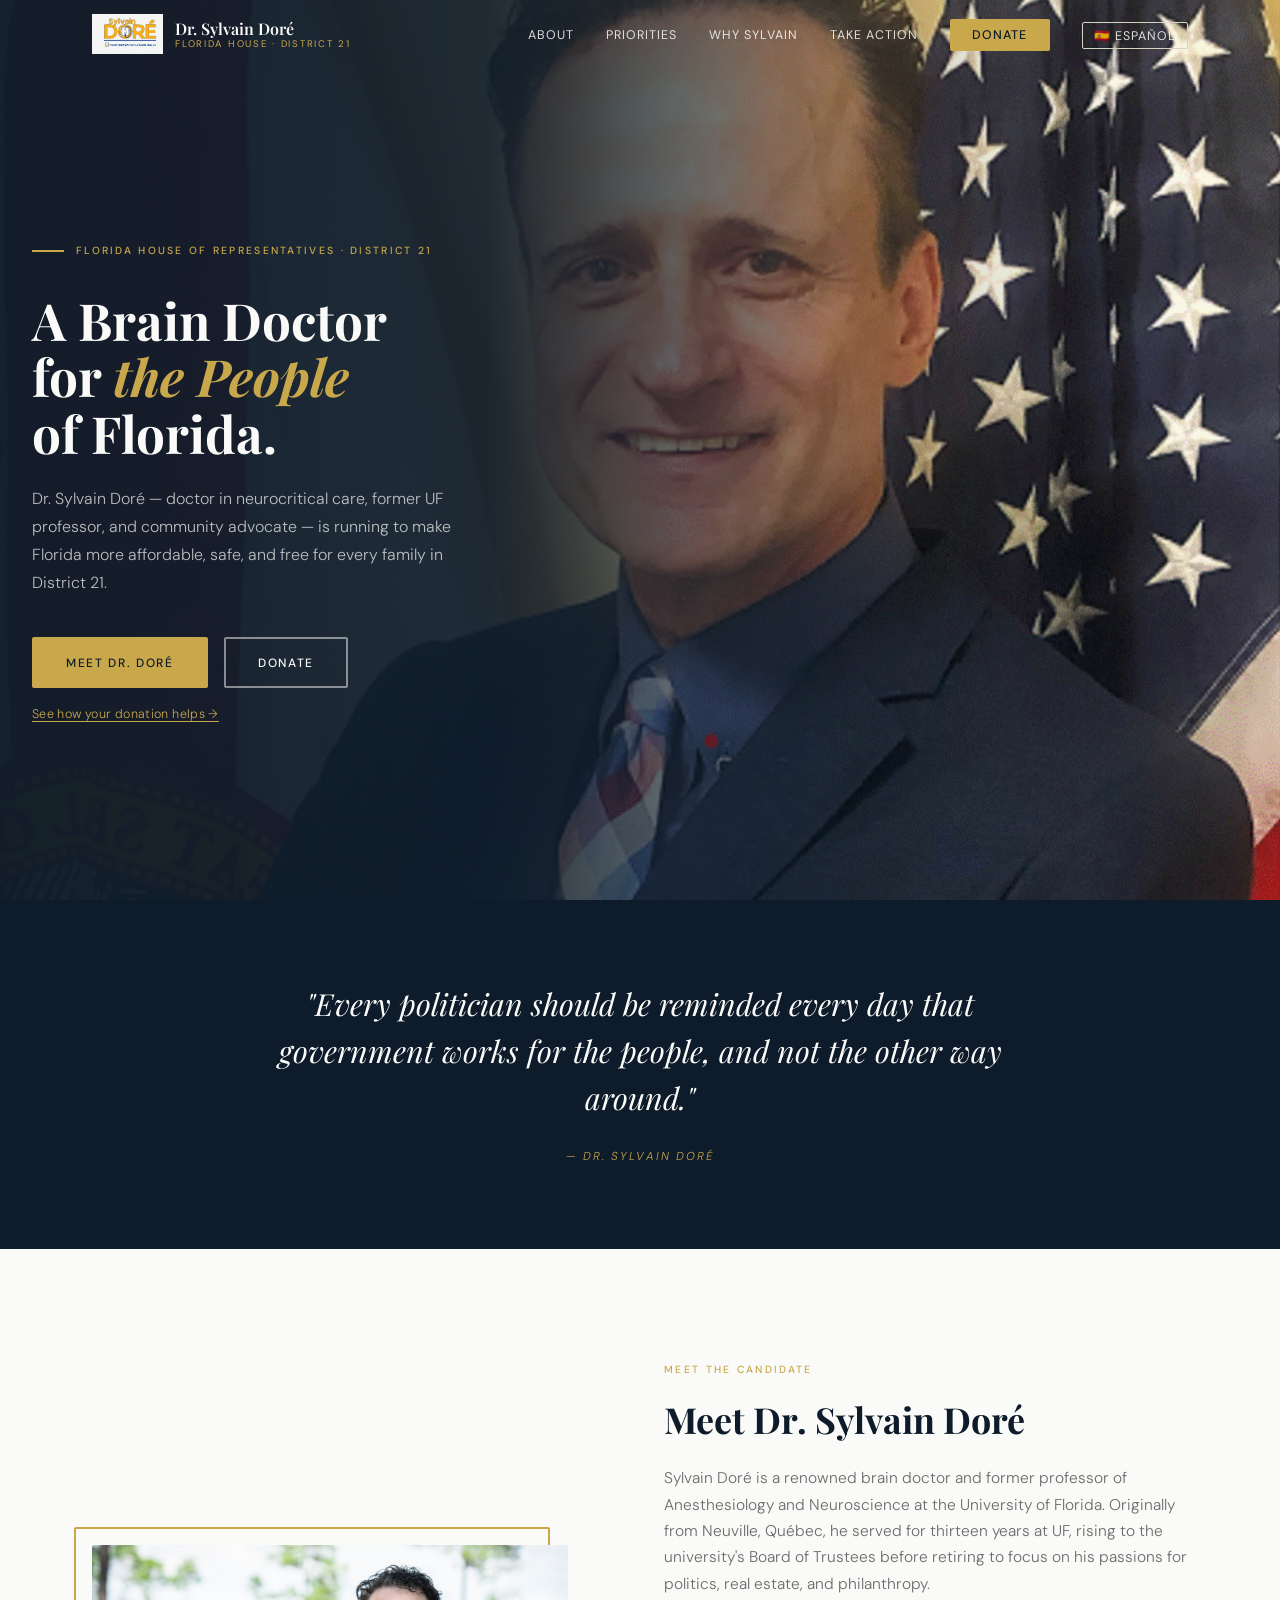
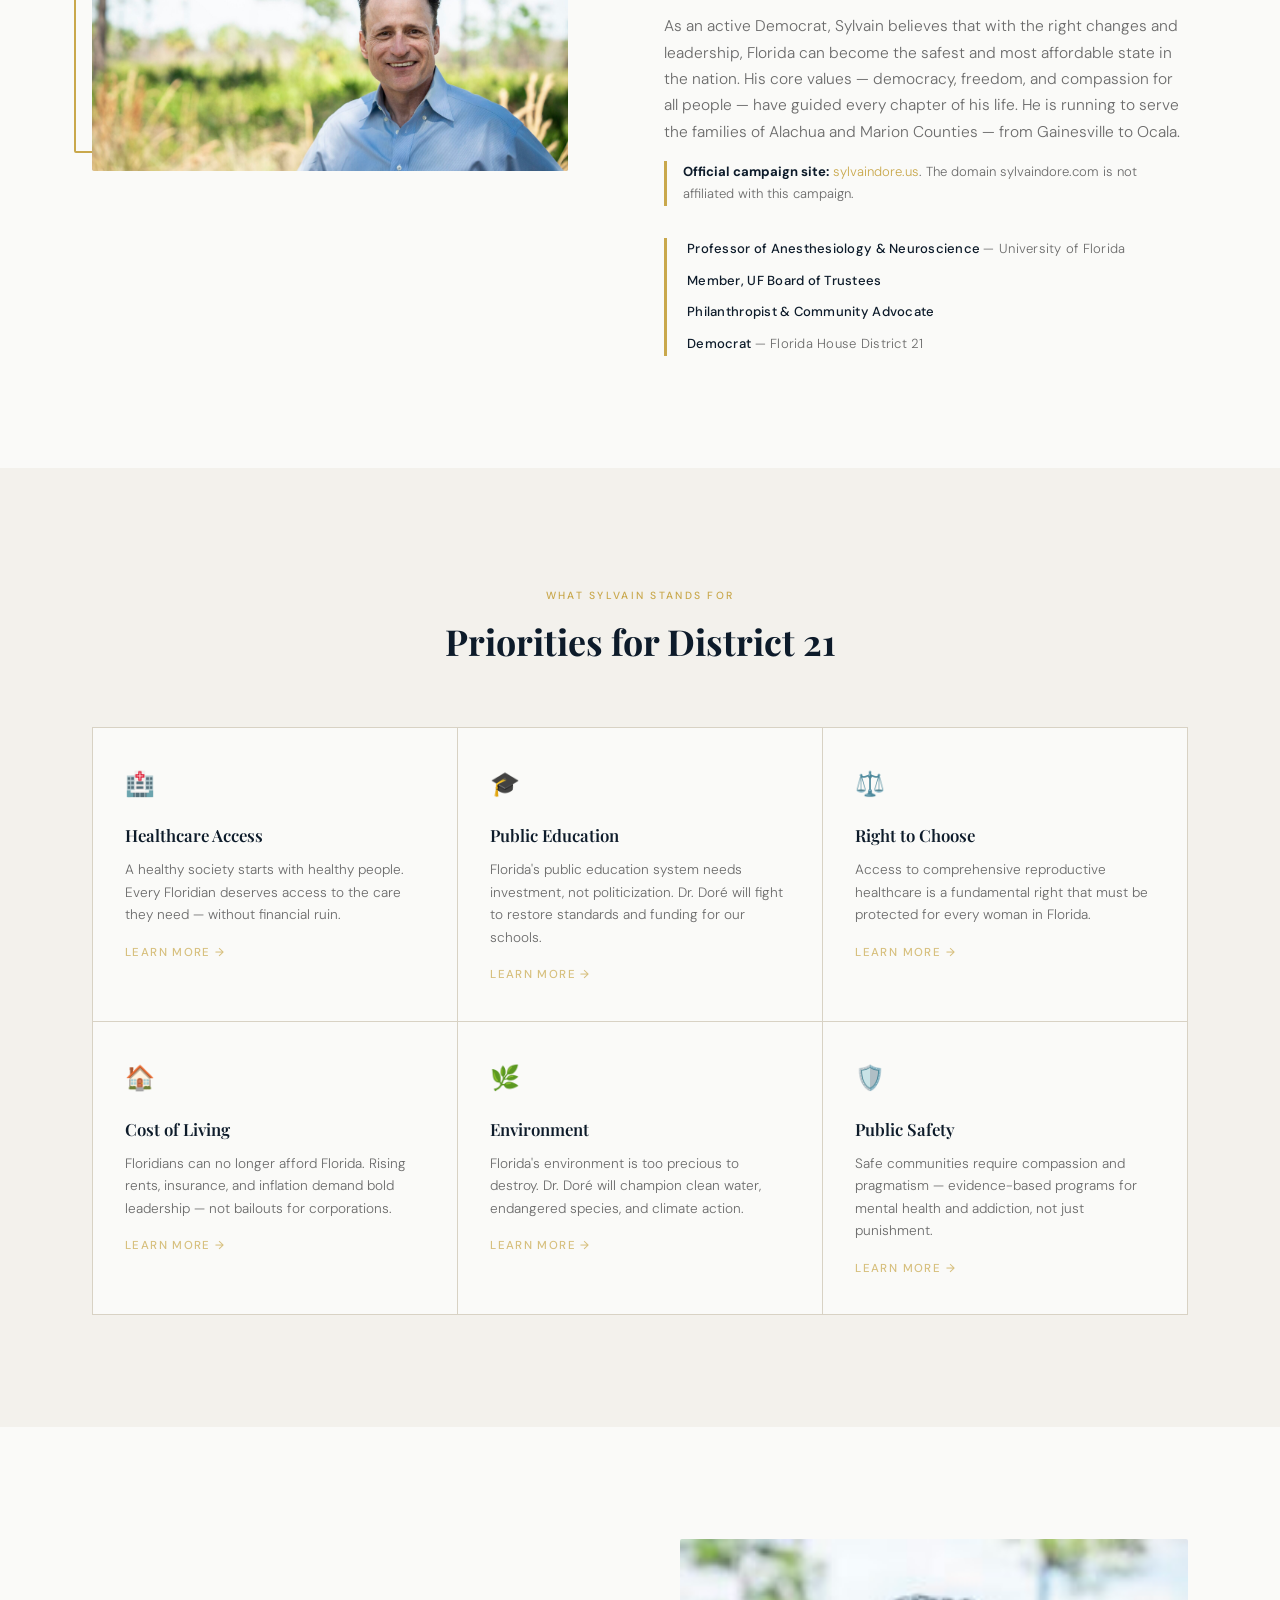
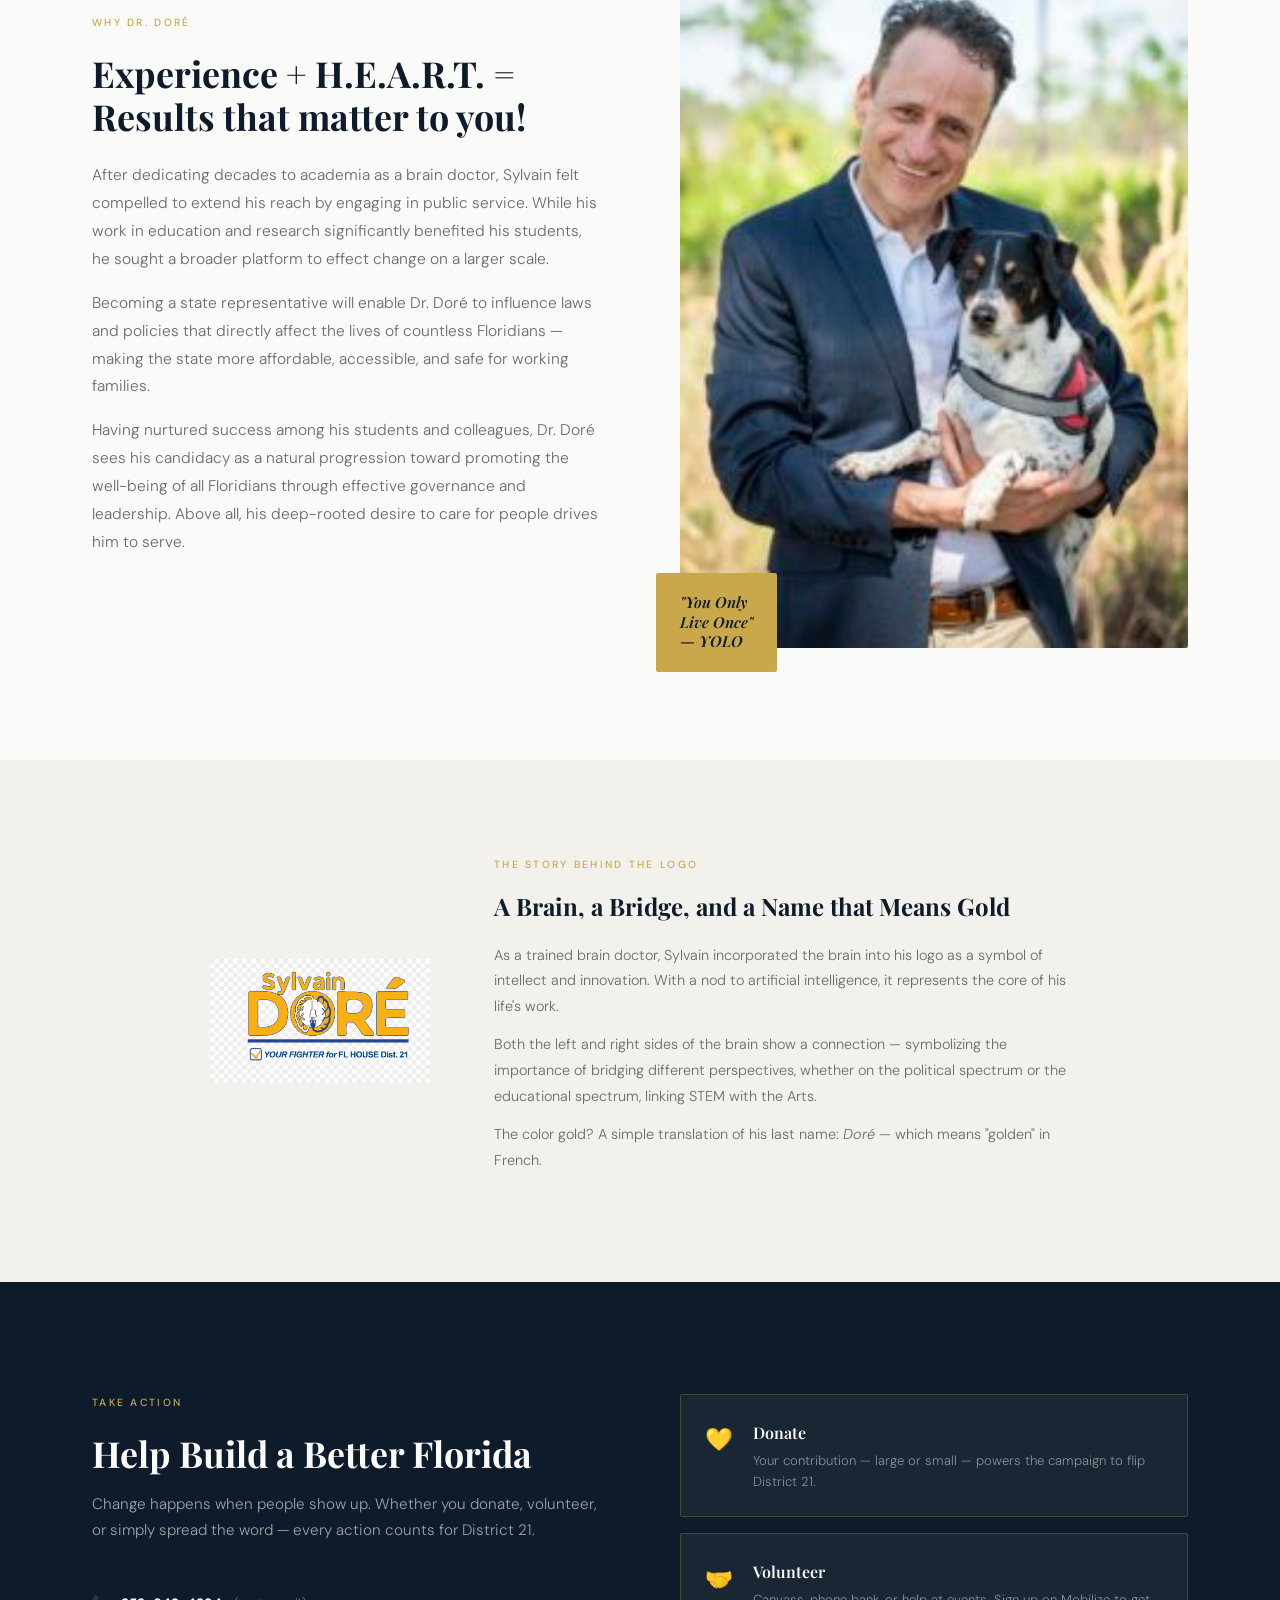
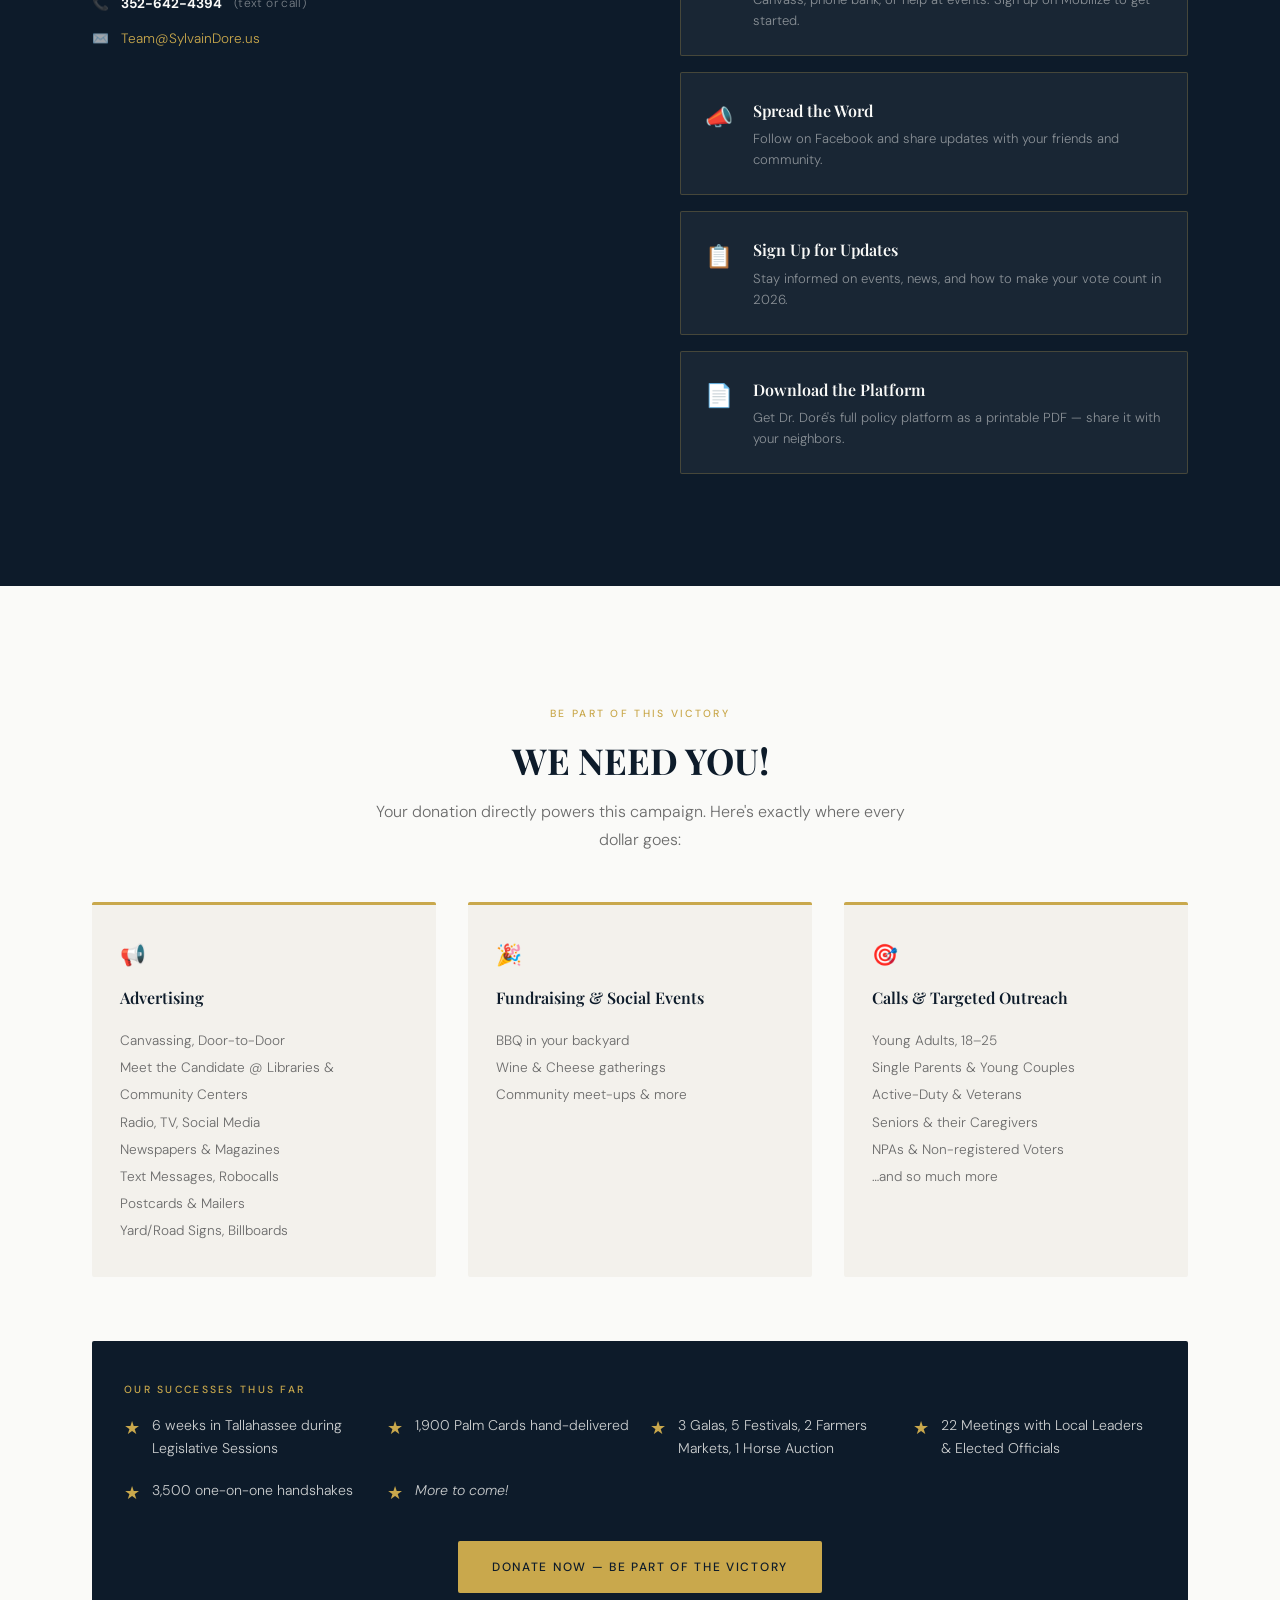
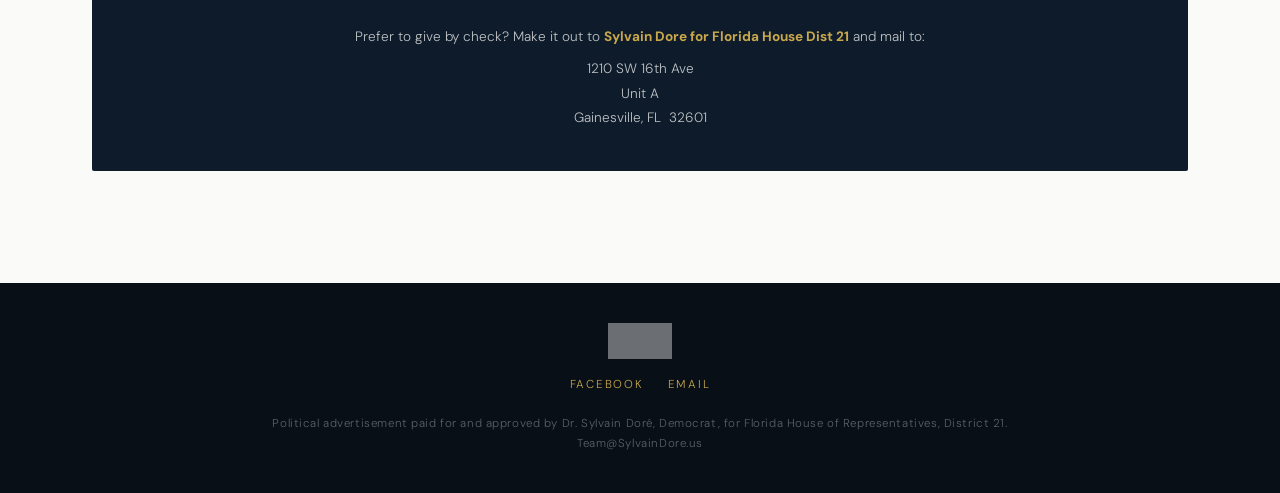
<file: index.html>
<!DOCTYPE html>
<html lang="en">
<head>
<meta charset="UTF-8" />
<meta name="viewport" content="width=device-width, initial-scale=1.0" />
<title>Dr. Sylvain Doré — Florida House District 21 | Gainesville, FL</title>
<meta name="description" content="Dr. Sylvain Doré is running for Florida House of Representatives District 21. Neuroscientist, former UF professor, and community advocate fighting for affordable, safe, and free Florida for every family in Gainesville and Alachua County." />
<meta name="keywords" content="Sylvain Doré, Florida House District 21, Gainesville Democrat, Alachua County, Marion County, Ocala, Gainesville Florida, Florida House of Representatives, 2026 election, official campaign site" />
<meta name="robots" content="index, follow" />
<link rel="canonical" href="https://sylvaindore.us/" />

<!-- Person / Political Candidate Schema -->
<script type="application/ld+json">
{
  "@context": "https://schema.org",
  "@type": "Person",
  "name": "Dr. Sylvain Doré",
  "url": "https://sylvaindore.us/",
  "image": "https://sylvaindore.us/assets/images/Sylvain_half_shot_right-1-scaled-e1713667068594.jpg",
  "jobTitle": "Candidate for Florida House of Representatives, District 21",
  "description": "Neuroscientist, former UF professor, and community advocate running for Florida House District 21 representing Gainesville, Alachua County, Marion County, and Ocala.",
  "affiliation": {
    "@type": "Organization",
    "name": "Florida Democratic Party"
  },
  "address": {
    "@type": "PostalAddress",
    "addressLocality": "Gainesville",
    "addressRegion": "FL",
    "postalCode": "32601",
    "addressCountry": "US"
  },
  "sameAs": [
    "https://www.facebook.com/profile.php?id=61557299093159"
  ]
}
</script>

<!-- Open Graph / Facebook -->
<meta property="og:type" content="website" />
<meta property="og:url" content="https://sylvaindore.us/" />
<meta property="og:title" content="Dr. Sylvain Doré — Florida House District 21" />
<meta property="og:description" content="Neuroscientist and community advocate running to make Florida more affordable, safe, and free for every family in District 21." />
<meta property="og:image" content="/assets/images/Sylvain_half_shot_right-1-scaled-e1713667068594.jpg" />
<meta property="og:locale" content="en_US" />
<meta property="og:site_name" content="Sylvain Doré for Florida House" />

<!-- Twitter Card (for link previews, even without an active account) -->
<meta name="twitter:card" content="summary_large_image" />
<meta name="twitter:title" content="Dr. Sylvain Doré — Florida House District 21" />
<meta name="twitter:description" content="Neuroscientist and community advocate running to make Florida more affordable, safe, and free for every family in District 21." />
<meta name="twitter:image" content="/assets/images/Sylvain_half_shot_right-1-scaled-e1713667068594.jpg" />

<link rel="preconnect" href="https://fonts.googleapis.com" />
<link rel="preconnect" href="https://fonts.gstatic.com" crossorigin />
<link href="https://fonts.googleapis.com/css2?family=Playfair+Display:ital,wght@0,400;0,600;0,700;1,400&family=DM+Sans:wght@300;400;500&display=swap" rel="stylesheet" />
<style>
  /* ── TOKENS ── */
  :root {
    --gold:       #C9A84C;
    --gold-light: #E8C97A;
    --navy:       #0D1B2A;
    --navy-mid:   #1A2E42;
    --white:      #FAFAF8;
    --off:        #F3F1EC;
    --text:       #1C1C1C;
    --muted:      #6B6B6B;
    --rule:       #D8D2C4;
    --ff-head:    'Playfair Display', Georgia, serif;
    --ff-body:    'DM Sans', sans-serif;
    --max:        1160px;
    --ease:       cubic-bezier(0.22, 1, 0.36, 1);
  }

  *, *::before, *::after { box-sizing: border-box; margin: 0; padding: 0; }

  html { scroll-behavior: smooth; font-size: 16px; }

  body {
    background: var(--white);
    color: var(--text);
    font-family: var(--ff-body);
    font-weight: 300;
    line-height: 1.7;
    -webkit-font-smoothing: antialiased;
  }

  img { display: block; max-width: 100%; }
  a { color: inherit; text-decoration: none; }

  /* ── UTILITY ── */
  .container { max-width: var(--max); margin: 0 auto; padding: 0 2rem; }
  .label {
    font-family: var(--ff-body);
    font-size: 0.65rem;
    font-weight: 500;
    letter-spacing: 0.22em;
    text-transform: uppercase;
    color: var(--gold);
  }
  .rule { width: 48px; height: 2px; background: var(--gold); display: block; }

  /* ── ANIMATIONS ── */
  @keyframes fadeUp {
    from { opacity: 0; transform: translateY(28px); }
    to   { opacity: 1; transform: translateY(0); }
  }
  @keyframes fadeIn {
    from { opacity: 0; }
    to   { opacity: 1; }
  }

  .reveal {
    opacity: 0;
    transform: translateY(24px);
    transition: opacity 0.8s var(--ease), transform 0.8s var(--ease);
  }
  .reveal.visible { opacity: 1; transform: translateY(0); }

  /* ── NAV ── */
  nav {
    position: fixed;
    top: 0; left: 0; right: 0;
    z-index: 100;
    background: transparent;
    backdrop-filter: blur(0px);
    -webkit-backdrop-filter: blur(0px);
    border-bottom: 1px solid transparent;
    transition: background 0.4s ease, backdrop-filter 0.4s ease, -webkit-backdrop-filter 0.4s ease, border-color 0.4s ease, box-shadow 0.4s ease;
  }
  nav.scrolled {
    background: rgba(13, 27, 42, 0.72);
    backdrop-filter: blur(18px);
    -webkit-backdrop-filter: blur(18px);
    border-color: rgba(255,255,255,0.08);
    box-shadow: 0 1px 24px rgba(0,0,0,0.18);
  }
  /* Nav text: white over hero, adjusts when scrolled (already white on navy bg) */
  .nav-wordmark { color: var(--white); }
  .nav-wordmark span { color: var(--gold); }
  .nav-links a { color: rgba(250,250,248,0.85); }
  .nav-links a:hover { color: var(--gold); }
  .lang-toggle { color: rgba(250,250,248,0.6); border-color: rgba(250,250,248,0.25); }
  .lang-toggle:hover { color: var(--gold); border-color: var(--gold); }
  .hamburger span { background: var(--white); }
  .nav-inner {
    display: flex;
    align-items: center;
    justify-content: space-between;
    height: 68px;
  }
  .nav-logo {
    display: flex;
    align-items: center;
    gap: 0.75rem;
  }
  .nav-logo img {
    height: 40px;
    width: auto;
  }
  .nav-wordmark {
    font-family: var(--ff-head);
    font-size: 1rem;
    font-weight: 600;
    line-height: 1.2;
  }
  .nav-wordmark span {
    display: block;
    font-family: var(--ff-body);
    font-size: 0.6rem;
    font-weight: 400;
    letter-spacing: 0.18em;
    text-transform: uppercase;
  }
  .nav-links {
    display: flex;
    align-items: center;
    gap: 2rem;
    list-style: none;
  }
  .nav-links a {
    font-size: 0.78rem;
    font-weight: 400;
    letter-spacing: 0.08em;
    text-transform: uppercase;
    transition: color 0.2s;
  }

  /* ── LANG TOGGLE ── */
  .lang-toggle {
    font-size: 0.7rem;
    letter-spacing: 0.12em;
    text-transform: uppercase;
    color: var(--muted);
    border: 1px solid var(--rule);
    padding: 0.3rem 0.7rem;
    border-radius: 2px;
    transition: color 0.2s, border-color 0.2s;
  }
  .lang-toggle:hover { color: var(--gold); border-color: var(--gold); }

  /* ── HAMBURGER ── */
  .hamburger {
    display: none;
    flex-direction: column;
    justify-content: center;
    gap: 5px;
    width: 36px;
    height: 36px;
    background: none;
    border: none;
    cursor: pointer;
    padding: 4px;
    z-index: 200;
  }
  .hamburger span {
    display: block;
    height: 2px;
    border-radius: 2px;
    transition: transform 0.3s var(--ease), opacity 0.3s, width 0.3s;
    transform-origin: center;
  }
  .hamburger span:nth-child(2) { width: 70%; margin-left: auto; }
  .hamburger.open span:nth-child(1) { transform: translateY(7px) rotate(45deg); }
  .hamburger.open span:nth-child(2) { opacity: 0; width: 0; }
  .hamburger.open span:nth-child(3) { transform: translateY(-7px) rotate(-45deg); }

  /* ── MOBILE DRAWER ── */
  .mobile-drawer {
    display: none;
    position: fixed;
    top: 68px;
    left: 0; right: 0;
    background: rgba(250,250,248,0.97);
    backdrop-filter: blur(16px);
    border-bottom: 1px solid var(--rule);
    padding: 1.5rem 2rem 2rem;
    z-index: 99;
    flex-direction: column;
    gap: 0;
    transform: translateY(-8px);
    opacity: 0;
    transition: transform 0.3s var(--ease), opacity 0.3s;
    pointer-events: none;
  }
  .mobile-drawer.open {
    transform: translateY(0);
    opacity: 1;
    pointer-events: all;
  }
  .mobile-drawer a {
    font-size: 0.85rem;
    font-weight: 400;
    letter-spacing: 0.1em;
    text-transform: uppercase;
    color: var(--navy);
    padding: 0.9rem 0;
    border-bottom: 1px solid var(--rule);
    transition: color 0.2s;
  }
  .mobile-drawer a:last-child { border-bottom: none; }
  .mobile-drawer a:hover { color: var(--gold); }
  .mobile-drawer .btn-donate-mobile {
    margin-top: 1.25rem;
    background: var(--gold);
    color: var(--navy);
    font-weight: 500;
    padding: 0.85rem 1.5rem;
    border-radius: 2px;
    text-align: center;
    letter-spacing: 0.12em;
    border-bottom: none !important;
  }
  .mobile-drawer .btn-donate-mobile:hover { background: var(--gold-light); color: var(--navy); }
  .btn-donate {
    background: var(--gold);
    color: var(--navy) !important;
    font-weight: 500 !important;
    padding: 0.5rem 1.4rem;
    border-radius: 2px;
    transition: background 0.2s, transform 0.15s !important;
  }
  .btn-donate:hover { background: var(--gold-light) !important; transform: translateY(-1px); }

  /* ── HERO ── */
  #hero {
    min-height: 100svh;
    position: relative;
    display: flex;
    align-items: center;
    padding-top: 68px;
    background-image:
      linear-gradient(
        90deg,
        rgba(13,27,42,0.97) 0%,
        rgba(13,27,42,0.92) 38%,
        rgba(13,27,42,0.55) 58%,
        rgba(13,27,42,0.1) 75%,
        rgba(13,27,42,0) 85%
      ),
      url('/assets/images/dore_hero_mirrored_subject_right.png');
    background-size: cover;
    background-position: right center;
    animation: fadeIn 0.6s var(--ease) both;
  }
  .hero-text {
    position: relative;
    z-index: 2;
    display: flex;
    flex-direction: column;
    justify-content: center;
    padding: 6rem 3rem 6rem 2rem;
    max-width: 520px;
    margin-left: 0;
  }
  .hero-district {
    display: inline-flex;
    align-items: center;
    gap: 0.75rem;
    margin-bottom: 2rem;
  }
  .hero-district .rule { width: 32px; background: var(--gold); }
  .hero-h1 {
    font-family: var(--ff-head);
    font-size: clamp(2.6rem, 4vw, 3.6rem);
    font-weight: 700;
    line-height: 1.1;
    color: var(--white);
    margin-bottom: 1.5rem;
  }
  .hero-h1 em {
    font-style: italic;
    color: var(--gold);
  }
  .hero-sub {
    font-size: 1rem;
    color: rgba(250,250,248,0.72);
    max-width: 440px;
    margin-bottom: 2.5rem;
    line-height: 1.75;
  }
  .hero-ctas {
    display: flex;
    gap: 1rem;
    flex-wrap: wrap;
  }
  .btn-primary {
    background: var(--gold);
    color: var(--navy);
    font-family: var(--ff-body);
    font-size: 0.75rem;
    font-weight: 500;
    letter-spacing: 0.14em;
    text-transform: uppercase;
    padding: 0.85rem 2rem;
    border-radius: 2px;
    border: 2px solid var(--gold);
    cursor: pointer;
    transition: background 0.2s, color 0.2s, transform 0.15s;
  }
  .btn-primary:hover {
    background: var(--gold-light);
    border-color: var(--gold-light);
    transform: translateY(-2px);
  }
  .btn-secondary {
    background: transparent;
    color: var(--white);
    font-family: var(--ff-body);
    font-size: 0.75rem;
    font-weight: 500;
    letter-spacing: 0.14em;
    text-transform: uppercase;
    padding: 0.85rem 2rem;
    border-radius: 2px;
    border: 2px solid rgba(250,250,248,0.5);
    cursor: pointer;
    transition: background 0.2s, color 0.2s, border-color 0.2s, transform 0.15s;
  }
  .btn-secondary:hover {
    background: rgba(250,250,248,0.1);
    border-color: var(--white);
    transform: translateY(-2px);
  }

  /* ── QUOTE BAND ── */
  #quote-band {
    background: var(--navy);
    padding: 5rem 2rem;
    text-align: center;
  }
  .quote-text {
    font-family: var(--ff-head);
    font-size: clamp(1.3rem, 2.5vw, 1.9rem);
    font-style: italic;
    color: var(--white);
    max-width: 820px;
    margin: 0 auto 1.25rem;
    line-height: 1.55;
  }
  .quote-attr {
    font-size: 0.72rem;
    letter-spacing: 0.18em;
    text-transform: uppercase;
    color: var(--gold);
  }

  /* ── ABOUT ── */
  #about {
    padding: 7rem 0;
    background: var(--white);
  }
  .about-grid {
    display: grid;
    grid-template-columns: 1fr 1.1fr;
    gap: 6rem;
    align-items: center;
  }
  .about-image-wrap {
    position: relative;
  }
  .about-image-wrap img {
    width: 100%;
    border-radius: 2px;
    filter: grayscale(8%);
  }
  .about-image-wrap::before {
    content: '';
    position: absolute;
    top: -18px;
    left: -18px;
    right: 18px;
    bottom: 18px;
    border: 2px solid var(--gold);
    border-radius: 2px;
    z-index: -1;
  }
  .about-label { margin-bottom: 1.25rem; }
  .about-h2 {
    font-family: var(--ff-head);
    font-size: clamp(1.9rem, 2.8vw, 2.6rem);
    font-weight: 700;
    color: var(--navy);
    line-height: 1.2;
    margin-bottom: 1.5rem;
  }
  .about-body { color: var(--muted); font-size: 0.97rem; margin-bottom: 1rem; }
  .about-body:last-of-type { margin-bottom: 2rem; }
  .about-creds {
    display: flex;
    flex-direction: column;
    gap: 0.6rem;
    border-left: 3px solid var(--gold);
    padding-left: 1.25rem;
    margin-top: 1.75rem;
  }
  .about-cred {
    font-size: 0.82rem;
    font-weight: 500;
    color: var(--navy);
    letter-spacing: 0.02em;
  }
  .about-cred span { color: var(--muted); font-weight: 300; }

  /* ── PRIORITIES ── */
  #priorities {
    padding: 7rem 0;
    background: var(--off);
  }
  .section-header {
    text-align: center;
    margin-bottom: 4rem;
  }
  .section-label { margin-bottom: 1rem; display: inline-block; }
  .section-h2 {
    font-family: var(--ff-head);
    font-size: clamp(1.9rem, 2.8vw, 2.6rem);
    font-weight: 700;
    color: var(--navy);
    line-height: 1.2;
  }
  .priorities-grid {
    display: grid;
    grid-template-columns: repeat(3, 1fr);
    gap: 1.5px;
    background: var(--rule);
    border: 1.5px solid var(--rule);
  }
  .priority-card {
    background: var(--white);
    padding: 2.25rem 2rem;
    transition: background 0.25s;
    cursor: pointer;
  }
  .priority-card:hover { background: var(--navy); }
  .priority-card:hover .pc-icon { color: var(--gold); }
  .priority-card:hover .pc-title { color: var(--white); }
  .priority-card:hover .pc-text  { color: rgba(250,250,248,0.65); }
  .priority-card:hover .pc-learn { color: var(--gold); }
  .pc-icon {
    font-size: 1.5rem;
    margin-bottom: 1rem;
    color: var(--gold);
    transition: color 0.25s;
  }
  .pc-title {
    font-family: var(--ff-head);
    font-size: 1.05rem;
    font-weight: 600;
    color: var(--navy);
    margin-bottom: 0.6rem;
    transition: color 0.25s;
  }
  .pc-text {
    font-size: 0.85rem;
    color: var(--muted);
    line-height: 1.65;
    transition: color 0.25s;
  }
  .pc-learn {
    margin-top: 1rem;
    font-size: 0.72rem;
    font-weight: 500;
    letter-spacing: 0.12em;
    text-transform: uppercase;
    color: var(--gold);
    opacity: 0.7;
    transition: color 0.25s, opacity 0.25s;
  }
  .priority-card:hover .pc-learn { opacity: 1; }

  /* ── PRIORITY MODAL ── */
  .pmodal-backdrop {
    display: none;
    position: fixed;
    inset: 0;
    background: rgba(13,27,42,0.78);
    backdrop-filter: blur(6px);
    -webkit-backdrop-filter: blur(6px);
    z-index: 500;
    align-items: center;
    justify-content: center;
    padding: 1.5rem;
  }
  .pmodal-backdrop.open { display: flex; }
  .pmodal {
    background: var(--white);
    border-radius: 3px;
    max-width: 680px;
    width: 100%;
    max-height: 88vh;
    overflow-y: auto;
    position: relative;
    animation: modalIn 0.3s var(--ease) both;
    border-top: 4px solid var(--gold);
  }
  @keyframes modalIn {
    from { opacity: 0; transform: translateY(20px) scale(0.98); }
    to   { opacity: 1; transform: translateY(0) scale(1); }
  }
  .pmodal-header {
    padding: 2rem 2.5rem 1.25rem;
    border-bottom: 1px solid var(--rule);
    display: flex;
    align-items: flex-start;
    justify-content: space-between;
    gap: 1rem;
    position: sticky;
    top: 0;
    background: var(--white);
    z-index: 2;
  }
  .pmodal-title-group { display: flex; align-items: center; gap: 1rem; }
  .pmodal-icon { font-size: 1.75rem; }
  .pmodal-title {
    font-family: var(--ff-head);
    font-size: 1.4rem;
    font-weight: 700;
    color: var(--navy);
    line-height: 1.2;
  }
  .pmodal-close {
    background: none;
    border: none;
    font-size: 1.5rem;
    color: var(--muted);
    cursor: pointer;
    line-height: 1;
    padding: 0.25rem;
    flex-shrink: 0;
    transition: color 0.2s;
  }
  .pmodal-close:hover { color: var(--navy); }
  .pmodal-body {
    padding: 2rem 2.5rem 2.5rem;
    font-size: 0.95rem;
    color: var(--text);
    line-height: 1.8;
  }
  .pmodal-body h4 {
    font-family: var(--ff-head);
    font-size: 1rem;
    font-weight: 600;
    color: var(--navy);
    margin: 1.5rem 0 0.5rem;
  }
  .pmodal-body h4:first-child { margin-top: 0; }
  .pmodal-body p { margin-bottom: 1rem; color: var(--muted); }
  .pmodal-body ul {
    list-style: none;
    padding: 0;
    margin-bottom: 1rem;
  }
  .pmodal-body ul li {
    padding: 0.35rem 0 0.35rem 1.5rem;
    position: relative;
    color: var(--muted);
    font-size: 0.92rem;
  }
  .pmodal-body ul li::before {
    content: '';
    position: absolute;
    left: 0;
    top: 0.9rem;
    width: 8px;
    height: 2px;
    background: var(--gold);
  }
  .pmodal-footer {
    padding: 1.25rem 2.5rem 2rem;
    border-top: 1px solid var(--rule);
    display: flex;
    gap: 1rem;
    align-items: center;
    flex-wrap: wrap;
  }
  @media (max-width: 580px) {
    .pmodal-header, .pmodal-body, .pmodal-footer { padding-left: 1.25rem; padding-right: 1.25rem; }
    .pmodal-title { font-size: 1.1rem; }
  }

  /* ── WHY SYLVAIN ── */
  #why {
    padding: 7rem 0;
    background: var(--white);
  }
  .why-inner {
    display: grid;
    grid-template-columns: 1fr 1fr;
    gap: 5rem;
    align-items: center;
  }
  .why-h2 {
    font-family: var(--ff-head);
    font-size: clamp(1.9rem, 2.8vw, 2.6rem);
    font-weight: 700;
    color: var(--navy);
    margin-bottom: 1.5rem;
    line-height: 1.2;
  }
  .why-body { font-size: 0.97rem; color: var(--muted); margin-bottom: 1rem; line-height: 1.8; }
  .why-image {
    position: relative;
  }
  .why-image img {
    width: 100%;
    border-radius: 2px;
  }
  .why-badge {
    position: absolute;
    bottom: -1.5rem;
    left: -1.5rem;
    background: var(--gold);
    color: var(--navy);
    padding: 1.25rem 1.5rem;
    font-family: var(--ff-head);
    font-size: 0.95rem;
    font-style: italic;
    font-weight: 600;
    max-width: 220px;
    line-height: 1.3;
    border-radius: 2px;
  }

  /* ── LOGO STORY ── */
  #logo-story {
    padding: 6rem 0;
    background: var(--off);
  }
  .logo-inner {
    display: grid;
    grid-template-columns: auto 1fr;
    gap: 4rem;
    align-items: center;
    max-width: 860px;
    margin: 0 auto;
  }
  .logo-img-wrap { flex-shrink: 0; }
  .logo-img-wrap img { width: 220px; }
  .logo-story-h3 {
    font-family: var(--ff-head);
    font-size: 1.5rem;
    font-weight: 700;
    color: var(--navy);
    margin-bottom: 1rem;
  }
  .logo-story-body { font-size: 0.9rem; color: var(--muted); line-height: 1.8; margin-bottom: 0.75rem; }

  /* ── TAKE ACTION ── */
  #action {
    padding: 7rem 0;
    background: var(--navy);
  }
  .action-inner {
    display: grid;
    grid-template-columns: 1fr 1fr;
    gap: 5rem;
    align-items: start;
  }
  .action-h2 {
    font-family: var(--ff-head);
    font-size: clamp(1.9rem, 2.8vw, 2.6rem);
    font-weight: 700;
    color: var(--white);
    margin-bottom: 1rem;
    line-height: 1.2;
  }
  .action-sub { font-size: 0.95rem; color: rgba(250,250,248,0.6); margin-bottom: 2.5rem; line-height: 1.75; }
  .action-cards {
    display: flex;
    flex-direction: column;
    gap: 1rem;
  }
  .action-card {
    background: rgba(255,255,255,0.05);
    border: 1px solid rgba(201,168,76,0.25);
    border-radius: 2px;
    padding: 1.5rem;
    display: flex;
    align-items: flex-start;
    gap: 1.25rem;
    transition: background 0.2s, border-color 0.2s, transform 0.2s;
    cursor: pointer;
  }
  .action-card:hover {
    background: rgba(201,168,76,0.1);
    border-color: var(--gold);
    transform: translateX(4px);
  }
  .action-icon { font-size: 1.4rem; flex-shrink: 0; margin-top: 0.1rem; }
  .action-card-title {
    font-family: var(--ff-head);
    font-size: 1rem;
    font-weight: 600;
    color: var(--white);
    margin-bottom: 0.25rem;
  }
  .action-card-text { font-size: 0.82rem; color: rgba(250,250,248,0.5); line-height: 1.6; }
  .contact-block { margin-top: 3rem; }
  .contact-item {
    display: flex;
    align-items: center;
    gap: 0.75rem;
    color: rgba(250,250,248,0.6);
    font-size: 0.85rem;
    margin-bottom: 0.75rem;
  }
  .contact-item strong { color: var(--white); }

  /* ── FOOTER ── */
  footer {
    background: #080F17;
    padding: 2.5rem 2rem;
    text-align: center;
  }
  .footer-logo img { height: 36px; margin: 0 auto 1rem; }
  .footer-legal {
    font-size: 0.72rem;
    color: rgba(250,250,248,0.35);
    letter-spacing: 0.05em;
    line-height: 1.7;
  }
  .footer-social {
    display: flex;
    justify-content: center;
    gap: 1.5rem;
    margin-bottom: 1.25rem;
  }
  .footer-social a {
    font-size: 0.72rem;
    letter-spacing: 0.15em;
    text-transform: uppercase;
    color: var(--gold);
    transition: opacity 0.2s;
  }
  .footer-social a:hover { opacity: 0.7; }

  /* ── RESPONSIVE ── */
  @media (max-width: 900px) {
    #hero { background-position: center right 25%; }
    .hero-text { padding: 5rem 2rem 3rem; max-width: 100%; margin: 0; background: linear-gradient(to bottom, rgba(13,27,42,0.92) 0%, rgba(13,27,42,0.7) 100%); border-radius: 0; }
    .about-grid, .why-inner, .action-inner, .logo-inner { grid-template-columns: 1fr; gap: 3rem; }
    .about-image-wrap::before { display: none; }
    .priorities-grid { grid-template-columns: 1fr 1fr; }
    .why-badge { display: none; }
    .nav-links { display: none; }
    .hamburger { display: flex; }
    .mobile-drawer { display: flex; }
    .donate-cols { grid-template-columns: 1fr !important; }
  }
  @media (max-width: 580px) {
    .priorities-grid { grid-template-columns: 1fr; }
  }
</style>
</head>
<body>

<!-- ── NAV ── -->
<nav id="main-nav">
  <div class="container nav-inner">
    <a href="#hero" class="nav-logo">
      <img
        src="/assets/images/logo_dore.png"
        alt="Sylvain Doré logo"
        onerror="this.style.display='none'"
      />
      <div class="nav-wordmark">
        Dr. Sylvain Doré
        <span>Florida House · District 21</span>
      </div>
    </a>
    <ul class="nav-links">
      <li><a href="#about">About</a></li>
      <li><a href="#priorities">Priorities</a></li>
      <li><a href="#why">Why Sylvain</a></li>
      <li><a href="#action">Take Action</a></li>
      <li><a href="https://secure.actblue.com/donate/sylvain-dore-1" class="btn-donate" target="_blank" rel="noopener">Donate</a></li>
      <li><a href="/index-es.html" class="lang-toggle">🇪🇸 Español</a></li>
    </ul>

    <button class="hamburger" id="hamburger" aria-label="Open menu" aria-expanded="false">
      <span></span><span></span><span></span>
    </button>
  </div>
</nav>

<!-- ── MOBILE DRAWER ── -->
<div class="mobile-drawer" id="mobile-drawer" aria-hidden="true">
  <a href="#about" class="drawer-link">About</a>
  <a href="#priorities" class="drawer-link">Priorities</a>
  <a href="#why" class="drawer-link">Why Sylvain</a>
  <a href="#action" class="drawer-link">Take Action</a>
  <a href="/index-es.html" class="drawer-link">🇪🇸 Español</a>
  <a href="https://secure.actblue.com/donate/sylvain-dore-1" class="btn-donate-mobile" target="_blank" rel="noopener">Donate</a>
</div>

<!-- ── HERO ── -->
<section id="hero">
  <div class="hero-text">
    <div class="hero-district">
      <span class="rule"></span>
      <span class="label">Florida House of Representatives · District 21</span>
    </div>
    <h1 class="hero-h1">
      A Brain Doctor<br/>for <em>the People</em><br/>of Florida.
    </h1>
    <p class="hero-sub">
      Dr. Sylvain Doré — doctor in neurocritical care, former UF professor, and community advocate — is running to make Florida more affordable, safe, and free for every family in District 21.
    </p>
    <div class="hero-ctas">
      <a href="#about" class="btn-primary">Meet Dr. Doré</a>
      <a href="#donate-impact" class="btn-secondary">Donate</a>
    </div>
    <p style="margin-top:1rem;font-size:0.78rem;letter-spacing:0.03em;">
      <a href="#donate-impact" style="color:var(--gold);text-decoration:underline;text-underline-offset:3px;">See how your donation helps →</a>
    </p>
  </div>
</section>

<!-- ── QUOTE BAND ── -->
<section id="quote-band">
  <blockquote>
    <p class="quote-text">"Every politician should be reminded every day that government works for the people, and not the other way around."</p>
    <cite class="quote-attr">— Dr. Sylvain Doré</cite>
  </blockquote>
</section>

<!-- ── ABOUT ── -->
<section id="about">
  <div class="container">
    <div class="about-grid">
      <div class="about-image-wrap reveal">
        <img
          src="/assets/images/Sylvain_half_shot_right-1-scaled-e1713667068594.jpg"
          alt="Dr. Sylvain Doré — portrait"
        />
      </div>
      <div class="reveal">
        <p class="label about-label">Meet the Candidate</p>
        <h2 class="about-h2">Meet Dr. Sylvain Doré</h2>
        <p class="about-body">
          Sylvain Doré is a renowned brain doctor and former professor of Anesthesiology and Neuroscience at the University of Florida. Originally from Neuville, Québec, he served for thirteen years at UF, rising to the university's Board of Trustees before retiring to focus on his passions for politics, real estate, and philanthropy.
        </p>
        <p class="about-body">
          As an active Democrat, Sylvain believes that with the right changes and leadership, Florida can become the safest and most affordable state in the nation. His core values — democracy, freedom, and compassion for all people — have guided every chapter of his life. He is running to serve the families of Alachua and Marion Counties — from Gainesville to Ocala.
        </p>
        <p class="about-body" style="font-size:0.82rem;color:var(--muted);border-left:3px solid var(--gold);padding-left:1rem;margin-top:0.5rem;">
          <strong style="color:var(--navy);">Official campaign site:</strong> <a href="https://sylvaindore.us" style="color:var(--gold);">sylvaindore.us</a>. The domain sylvaindore.com is not affiliated with this campaign.
        </p>
        <div class="about-creds">
          <div class="about-cred">Professor of Anesthesiology &amp; Neuroscience <span>— University of Florida</span></div>
          <div class="about-cred">Member, UF Board of Trustees</div>
          <div class="about-cred">Philanthropist &amp; Community Advocate</div>
          <div class="about-cred">Democrat <span>— Florida House District 21</span></div>
        </div>
      </div>
    </div>
  </div>
</section>

<!-- ── PRIORITIES ── -->
<section id="priorities">
  <div class="container">
    <div class="section-header reveal">
      <span class="label section-label">What Sylvain Stands For</span>
      <h2 class="section-h2">Priorities for District 21</h2>
    </div>
    <div class="priorities-grid">
      <div class="priority-card reveal" data-modal="healthcare">
        <div class="pc-icon">🏥</div>
        <div class="pc-title">Healthcare Access</div>
        <p class="pc-text">A healthy society starts with healthy people. Every Floridian deserves access to the care they need — without financial ruin.</p>
        <div class="pc-learn">Learn more →</div>
      </div>
      <div class="priority-card reveal" data-modal="education">
        <div class="pc-icon">🎓</div>
        <div class="pc-title">Public Education</div>
        <p class="pc-text">Florida's public education system needs investment, not politicization. Dr. Doré will fight to restore standards and funding for our schools.</p>
        <div class="pc-learn">Learn more →</div>
      </div>
      <div class="priority-card reveal" data-modal="choice">
        <div class="pc-icon">⚖️</div>
        <div class="pc-title">Right to Choose</div>
        <p class="pc-text">Access to comprehensive reproductive healthcare is a fundamental right that must be protected for every woman in Florida.</p>
        <div class="pc-learn">Learn more →</div>
      </div>
      <div class="priority-card reveal" data-modal="costliving">
        <div class="pc-icon">🏠</div>
        <div class="pc-title">Cost of Living</div>
        <p class="pc-text">Floridians can no longer afford Florida. Rising rents, insurance, and inflation demand bold leadership — not bailouts for corporations.</p>
        <div class="pc-learn">Learn more →</div>
      </div>
      <div class="priority-card reveal" data-modal="environment">
        <div class="pc-icon">🌿</div>
        <div class="pc-title">Environment</div>
        <p class="pc-text">Florida's environment is too precious to destroy. Dr. Doré will champion clean water, endangered species, and climate action.</p>
        <div class="pc-learn">Learn more →</div>
      </div>
      <div class="priority-card reveal" data-modal="safety">
        <div class="pc-icon">🛡️</div>
        <div class="pc-title">Public Safety</div>
        <p class="pc-text">Safe communities require compassion and pragmatism — evidence-based programs for mental health and addiction, not just punishment.</p>
        <div class="pc-learn">Learn more →</div>
      </div>
    </div>
  </div>
</section>

<!-- ── WHY SYLVAIN ── -->
<section id="why">
  <div class="container">
    <div class="why-inner">
      <div class="reveal">
        <span class="label" style="display:block;margin-bottom:1.25rem;">Why Dr. Doré</span>
        <h2 class="why-h2">Experience + H.E.A.R.T. = Results that matter to you!</h2>
        <p class="why-body">
          After dedicating decades to academia as a brain doctor, Sylvain felt compelled to extend his reach by engaging in public service. While his work in education and research significantly benefited his students, he sought a broader platform to effect change on a larger scale.
        </p>
        <p class="why-body">
          Becoming a state representative will enable Dr. Doré to influence laws and policies that directly affect the lives of countless Floridians — making the state more affordable, accessible, and safe for working families.
        </p>
        <p class="why-body">
          Having nurtured success among his students and colleagues, Dr. Doré sees his candidacy as a natural progression toward promoting the well-being of all Floridians through effective governance and leadership. Above all, his deep-rooted desire to care for people drives him to serve.
        </p>
      </div>
      <div class="why-image reveal">
        <img
          src="/assets/uploads/2024/06/Syl_Yolo5-215x300.jpg"
          alt="Sylvain Doré with YOLO"
        />
        <div class="why-badge">"You Only<br/>Live Once"<br/>— YOLO</div>
      </div>
    </div>
  </div>
</section>

<!-- ── LOGO STORY ── -->
<section id="logo-story">
  <div class="container">
    <div class="logo-inner reveal">
      <div class="logo-img-wrap">
        <img
          src="/assets/images/logo_dore.png"
          alt="Sylvain Doré campaign logo"
        />
      </div>
      <div>
        <span class="label" style="display:block;margin-bottom:0.75rem;">The Story Behind the Logo</span>
        <h3 class="logo-story-h3">A Brain, a Bridge, and a Name that Means Gold</h3>
        <p class="logo-story-body">
          As a trained brain doctor, Sylvain incorporated the brain into his logo as a symbol of intellect and innovation. With a nod to artificial intelligence, it represents the core of his life's work.
        </p>
        <p class="logo-story-body">
          Both the left and right sides of the brain show a connection — symbolizing the importance of bridging different perspectives, whether on the political spectrum or the educational spectrum, linking STEM with the Arts.
        </p>
        <p class="logo-story-body">
          The color gold? A simple translation of his last name: <em>Doré</em> — which means "golden" in French.
        </p>
      </div>
    </div>
  </div>
</section>

<!-- ── TAKE ACTION ── -->
<section id="action">
  <div class="container">
    <div class="action-inner">
      <div class="reveal">
        <span class="label" style="display:block;margin-bottom:1.25rem;color:var(--gold);">Take Action</span>
        <h2 class="action-h2">Help Build a Better Florida</h2>
        <p class="action-sub">
          Change happens when people show up. Whether you donate, volunteer, or simply spread the word — every action counts for District 21.
        </p>
        <div class="contact-block">
          <div class="contact-item">📞 <strong>352-642-4394</strong> <span style="font-size:0.75rem;font-weight:300;color:rgba(250,250,248,0.45);letter-spacing:0.03em;">(text or call)</span></div>
          <div class="contact-item">✉️ <a href="mailto:Team@SylvainDore.us" style="color:var(--gold)">Team@SylvainDore.us</a></div>
        </div>
      </div>
      <div class="action-cards reveal">
        <a href="https://secure.actblue.com/donate/sylvain-dore-1" target="_blank" rel="noopener" class="action-card">
          <div class="action-icon">💛</div>
          <div>
            <div class="action-card-title">Donate</div>
            <p class="action-card-text">Your contribution — large or small — powers the campaign to flip District 21.</p>
          </div>
        </a>
        <a href="https://www.mobilize.us/sylvaindore/" target="_blank" class="action-card">
          <div class="action-icon">🤝</div>
          <div>
            <div class="action-card-title">Volunteer</div>
            <p class="action-card-text">Canvass, phone bank, or help at events. Sign up on Mobilize to get started.</p>
          </div>
        </a>
        <a href="https://www.facebook.com/profile.php?id=61557299093159" target="_blank" class="action-card">
          <div class="action-icon">📣</div>
          <div>
            <div class="action-card-title">Spread the Word</div>
            <p class="action-card-text">Follow on Facebook and share updates with your friends and community.</p>
          </div>
        </a>
        <a href="https://sylvaindore.us/take-action-contact-us/" target="_blank" class="action-card">
          <div class="action-icon">📋</div>
          <div>
            <div class="action-card-title">Sign Up for Updates</div>
            <p class="action-card-text">Stay informed on events, news, and how to make your vote count in 2026.</p>
          </div>
        </a>
        <a href="/assets/docs/dore-platform-2026.pdf" download class="action-card">
          <div class="action-icon">📄</div>
          <div>
            <div class="action-card-title">Download the Platform</div>
            <p class="action-card-text">Get Dr. Doré's full policy platform as a printable PDF — share it with your neighbors.</p>
          </div>        </a>
      </div>
    </div>
  </div>
</section>

<!-- ── DONATION IMPACT ── -->
<section id="donate-impact" style="padding:7rem 0;background:var(--white);">
  <div class="container">
    <div class="section-header reveal" style="margin-bottom:3rem;">
      <span class="label section-label">Be Part of This Victory</span>
      <h2 class="section-h2" style="color:var(--navy);">WE NEED YOU!</h2>
      <p style="margin-top:1rem;font-size:1rem;color:var(--muted);max-width:560px;margin-left:auto;margin-right:auto;line-height:1.75;">Your donation directly powers this campaign. Here's exactly where every dollar goes:</p>
    </div>
    <div style="display:grid;grid-template-columns:repeat(3,1fr);gap:2rem;" class="donate-cols">

      <div class="reveal" style="background:var(--off);border-top:3px solid var(--gold);padding:2rem 1.75rem;border-radius:2px;">
        <div style="font-size:1.3rem;margin-bottom:0.75rem;">📢</div>
        <div style="font-family:var(--ff-head);font-size:1rem;font-weight:600;color:var(--navy);margin-bottom:1rem;">Advertising</div>
        <ul style="list-style:none;font-size:0.85rem;color:var(--muted);line-height:2;">
          <li>Canvassing, Door-to-Door</li>
          <li>Meet the Candidate @ Libraries &amp; Community Centers</li>
          <li>Radio, TV, Social Media</li>
          <li>Newspapers &amp; Magazines</li>
          <li>Text Messages, Robocalls</li>
          <li>Postcards &amp; Mailers</li>
          <li>Yard/Road Signs, Billboards</li>
        </ul>
      </div>

      <div class="reveal" style="background:var(--off);border-top:3px solid var(--gold);padding:2rem 1.75rem;border-radius:2px;">
        <div style="font-size:1.3rem;margin-bottom:0.75rem;">🎉</div>
        <div style="font-family:var(--ff-head);font-size:1rem;font-weight:600;color:var(--navy);margin-bottom:1rem;">Fundraising &amp; Social Events</div>
        <ul style="list-style:none;font-size:0.85rem;color:var(--muted);line-height:2;">
          <li>BBQ in your backyard</li>
          <li>Wine &amp; Cheese gatherings</li>
          <li>Community meet-ups &amp; more</li>
        </ul>
      </div>

      <div class="reveal" style="background:var(--off);border-top:3px solid var(--gold);padding:2rem 1.75rem;border-radius:2px;">
        <div style="font-size:1.3rem;margin-bottom:0.75rem;">🎯</div>
        <div style="font-family:var(--ff-head);font-size:1rem;font-weight:600;color:var(--navy);margin-bottom:1rem;">Calls &amp; Targeted Outreach</div>
        <ul style="list-style:none;font-size:0.85rem;color:var(--muted);line-height:2;">
          <li>Young Adults, 18–25</li>
          <li>Single Parents &amp; Young Couples</li>
          <li>Active-Duty &amp; Veterans</li>
          <li>Seniors &amp; their Caregivers</li>
          <li>NPAs &amp; Non-registered Voters</li>
          <li>…and so much more</li>
        </ul>
      </div>

    </div>

    <!-- Successes -->
    <div class="reveal" style="margin-top:4rem;background:var(--navy);border-radius:2px;padding:2.5rem 2rem;">
      <p class="label" style="margin-bottom:1rem;display:block;">Our Successes Thus Far</p>
      <div style="display:grid;grid-template-columns:repeat(auto-fit,minmax(200px,1fr));gap:1.25rem;">
        <div style="display:flex;align-items:flex-start;gap:0.75rem;">
          <span style="color:var(--gold);font-size:1.1rem;flex-shrink:0;">★</span>
          <span style="font-size:0.88rem;color:rgba(250,250,248,0.8);line-height:1.6;">6 weeks in Tallahassee during Legislative Sessions</span>
        </div>
        <div style="display:flex;align-items:flex-start;gap:0.75rem;">
          <span style="color:var(--gold);font-size:1.1rem;flex-shrink:0;">★</span>
          <span style="font-size:0.88rem;color:rgba(250,250,248,0.8);line-height:1.6;">1,900 Palm Cards hand-delivered</span>
        </div>
        <div style="display:flex;align-items:flex-start;gap:0.75rem;">
          <span style="color:var(--gold);font-size:1.1rem;flex-shrink:0;">★</span>
          <span style="font-size:0.88rem;color:rgba(250,250,248,0.8);line-height:1.6;">3 Galas, 5 Festivals, 2 Farmers Markets, 1 Horse Auction</span>
        </div>
        <div style="display:flex;align-items:flex-start;gap:0.75rem;">
          <span style="color:var(--gold);font-size:1.1rem;flex-shrink:0;">★</span>
          <span style="font-size:0.88rem;color:rgba(250,250,248,0.8);line-height:1.6;">22 Meetings with Local Leaders &amp; Elected Officials</span>
        </div>
        <div style="display:flex;align-items:flex-start;gap:0.75rem;">
          <span style="color:var(--gold);font-size:1.1rem;flex-shrink:0;">★</span>
          <span style="font-size:0.88rem;color:rgba(250,250,248,0.8);line-height:1.6;">3,500 one-on-one handshakes</span>
        </div>
        <div style="display:flex;align-items:flex-start;gap:0.75rem;">
          <span style="color:var(--gold);font-size:1.1rem;flex-shrink:0;">★</span>
          <span style="font-size:0.88rem;color:rgba(250,250,248,0.8);line-height:1.6;font-style:italic;">More to come!</span>
        </div>
      </div>
      <div style="margin-top:2rem;text-align:center;">
        <a href="https://secure.actblue.com/donate/sylvain-dore-1" target="_blank" rel="noopener" class="btn-primary" style="display:inline-block;background:var(--gold);color:var(--navy);border-color:var(--gold);">Donate Now — Be Part of the Victory</a>
      </div>
      <div style="margin-top:2rem;text-align:center;color:rgba(250,250,248,0.75);font-size:0.85rem;line-height:1.8;">
        <p>Prefer to give by check? Make it out to <strong style="color:var(--gold);">Sylvain Dore for Florida House Dist 21</strong> and mail to:</p>
        <p style="margin-top:0.5rem;">1210 SW 16th Ave<br/>Unit A<br/>Gainesville, FL &nbsp;32601</p>
      </div>
    </div>

  </div>
</section>

<!-- ── PRIORITY MODALS ── -->
<div class="pmodal-backdrop" id="pmodal-backdrop" role="dialog" aria-modal="true" aria-labelledby="pmodal-title">
  <div class="pmodal" id="pmodal">
    <div class="pmodal-header">
      <div class="pmodal-title-group">
        <span class="pmodal-icon" id="pmodal-icon"></span>
        <div class="pmodal-title" id="pmodal-title"></div>
      </div>
      <button class="pmodal-close" id="pmodal-close" aria-label="Close">&times;</button>
    </div>
    <div class="pmodal-body" id="pmodal-body"></div>
    <div class="pmodal-footer">
      <a href="#donate-impact" class="btn-primary" id="pmodal-cta" style="font-size:0.72rem;">Support This Priority</a>
      <button class="btn-secondary" id="pmodal-close-2" style="font-size:0.72rem;color:var(--navy);border-color:var(--rule);">Close</button>
    </div>
  </div>
</div>

<!-- ── FOOTER ── -->
<footer>
  <div class="footer-logo">
    <img
      src="/assets/images/logo_dore.png"
      alt="Sylvain Doré logo"
      style="filter:brightness(0) invert(1) opacity(0.4);"
      onerror="this.style.display='none'"
    />
  </div>
  <div class="footer-social">
    <a href="https://www.facebook.com/profile.php?id=61557299093159" target="_blank">Facebook</a>
    <a href="mailto:Team@SylvainDore.us">Email</a>
  </div>
  <p class="footer-legal">
    Political advertisement paid for and approved by Dr. Sylvain Doré, Democrat, for Florida House of Representatives, District 21.<br/>
    Team@SylvainDore.us
  </p>
</footer>

<script>
  // Nav scroll state
  const nav = document.getElementById('main-nav');
  window.addEventListener('scroll', () => {
    nav.classList.toggle('scrolled', window.scrollY > 20);
  }, { passive: true });

  // Hamburger / mobile drawer
  const hamburger = document.getElementById('hamburger');
  const drawer = document.getElementById('mobile-drawer');
  hamburger.addEventListener('click', () => {
    const isOpen = hamburger.classList.toggle('open');
    drawer.classList.toggle('open', isOpen);
    hamburger.setAttribute('aria-expanded', isOpen);
    drawer.setAttribute('aria-hidden', !isOpen);
  });
  // Close drawer on link click
  drawer.querySelectorAll('a').forEach(link => {
    link.addEventListener('click', () => {
      hamburger.classList.remove('open');
      drawer.classList.remove('open');
      hamburger.setAttribute('aria-expanded', false);
      drawer.setAttribute('aria-hidden', true);
    });
  });
  // Close drawer on outside click
  document.addEventListener('click', (e) => {
    if (!nav.contains(e.target) && !drawer.contains(e.target)) {
      hamburger.classList.remove('open');
      drawer.classList.remove('open');
      hamburger.setAttribute('aria-expanded', false);
      drawer.setAttribute('aria-hidden', true);
    }
  });

  // ── PRIORITY MODAL DATA ──
  const modalData = {
    healthcare: {
      icon: '🏥',
      title: 'Healthcare Access',
      body: `
        <h4>The Problem</h4>
        <p>Florida has one of the highest rates of uninsured residents in the nation. Medical debt is the leading cause of personal bankruptcy, and rural communities — including parts of Marion County — lack basic access to specialists and emergency care.</p>
        <h4>What Dr. Doré Will Fight For</h4>
        <ul>
          <li>Expand Medicaid to cover the more than 700,000 Floridians who fall in the coverage gap</li>
          <li>Cap out-of-pocket insulin costs and prescription drug prices for seniors and working families</li>
          <li>Protect and expand mental health services — treating mental illness as a healthcare issue, not a criminal one</li>
          <li>Increase funding for rural health clinics in underserved areas of Alachua and Marion Counties</li>
          <li>Oppose any legislation that allows insurance companies to deny coverage for pre-existing conditions</li>
        </ul>
        <h4>Why It Matters to District 21</h4>
        <p>From Gainesville's working families to Ocala's rural communities, access to affordable healthcare is not a partisan issue — it is a human right. Dr. Doré's background as a neurocritical care physician gives him unique insight into what families face when the system fails them.</p>
      `
    },
    education: {
      icon: '🎓',
      title: 'Public Education',
      body: `
        <h4>The Problem</h4>
        <p>Florida's public schools have faced years of underfunding, politicized curriculum battles, and an exodus of experienced teachers who can no longer afford to live on a teacher's salary. Our children deserve better.</p>
        <h4>What Dr. Doré Will Fight For</h4>
        <ul>
          <li>Restore full, equitable funding to public schools — no diverting taxpayer dollars to private voucher programs</li>
          <li>Raise starting teacher pay to be competitive with neighboring states</li>
          <li>Protect academic freedom: end political interference in school libraries and curricula</li>
          <li>Expand access to pre-K programs for working families in Alachua and Marion Counties</li>
          <li>Invest in vocational training and dual-enrollment programs that connect students to real careers</li>
          <li>Strengthen the University of Florida's relationship with the surrounding community</li>
        </ul>
        <h4>Why It Matters to District 21</h4>
        <p>As a former UF professor who built careers in young scientists and doctors, Dr. Doré understands firsthand that education is the great equalizer. Every child in Gainesville and Ocala deserves a world-class public education — regardless of their zip code.</p>
      `
    },
    choice: {
      icon: '⚖️',
      title: 'Right to Choose',
      body: `
        <h4>The Problem</h4>
        <p>Florida's 6-week abortion ban — before most women even know they are pregnant — has eliminated reproductive rights for millions of Floridian women. Physicians face criminal liability for providing care, and women with life-threatening complications are being forced to travel out of state.</p>
        <h4>What Dr. Doré Will Fight For</h4>
        <ul>
          <li>Repeal Florida's 6-week abortion ban and restore access to reproductive healthcare</li>
          <li>Protect physicians who provide medically necessary reproductive care from criminal prosecution</li>
          <li>Ensure access to contraception, family planning services, and comprehensive sex education</li>
          <li>Oppose any further legislative restrictions on reproductive autonomy</li>
          <li>Protect IVF access for families who are trying to start or grow their families</li>
        </ul>
        <h4>Why It Matters to District 21</h4>
        <p>This is not a political abstraction — it is a matter of health, safety, and dignity. Dr. Doré stands unequivocally with the women of Alachua and Marion Counties in defense of their right to make their own medical decisions in consultation with their doctors, not their legislators.</p>
      `
    },
    costliving: {
      icon: '🏠',
      title: 'Cost of Living',
      body: `
        <h4>The Problem</h4>
        <p>Florida has become one of the least affordable states in the country. Rents have increased by more than 40% in five years. Homeowner's insurance rates have skyrocketed or been cancelled entirely. Grocery bills, utility costs, and inflation have squeezed working families to the breaking point — while corporations post record profits.</p>
        <h4>What Dr. Doré Will Fight For</h4>
        <ul>
          <li>Reform Florida's property insurance market to stop rate-gouging and ensure coverage is available statewide</li>
          <li>Invest in affordable housing development and protect tenants from predatory rent increases</li>
          <li>Close corporate tax loopholes that benefit large developers at the expense of local homeowners</li>
          <li>Oppose policies that allow utility monopolies to pass infrastructure costs onto consumers</li>
          <li>Support living wage legislation so that a full-time worker in Gainesville or Ocala can afford a dignified life</li>
          <li>Fight to lower prescription drug costs and healthcare premiums for working families</li>
        </ul>
        <h4>Why It Matters to District 21</h4>
        <p>Alachua and Marion Counties are home to students, seniors on fixed incomes, agricultural workers, and young families — all of whom are being priced out of the state they call home. Dr. Doré will fight for policies that make Florida affordable again for the people who actually live and work here.</p>
      `
    },
    environment: {
      icon: '🌿',
      title: 'Environment',
      body: `
        <h4>The Problem</h4>
        <p>Florida is one of the most environmentally vulnerable states in the nation — and one of the most threatened by inaction. Sea level rise, toxic algae blooms, aquifer depletion, and the destruction of natural habitats are accelerating. Weak environmental regulation has allowed developers and agricultural interests to prioritize profit over Florida's ecological future.</p>
        <h4>What Dr. Doré Will Fight For</h4>
        <ul>
          <li>Protect the Floridan Aquifer — the primary drinking water source for Alachua and Marion Counties — from pollution and over-extraction</li>
          <li>Strengthen water quality regulations and hold polluters accountable for toxic discharges into springs, rivers, and coastal waters</li>
          <li>Oppose legislation that weakens environmental permitting and review processes</li>
          <li>Invest in conservation land purchases to protect natural habitat and Florida's biodiversity</li>
          <li>Support renewable energy incentives that reduce dependence on fossil fuels and lower utility bills</li>
          <li>Champion climate resilience planning at the local and state level</li>
        </ul>
        <h4>Why It Matters to District 21</h4>
        <p>The springs, forests, and farmlands of north-central Florida are not just beautiful — they are the economic and ecological foundation of our region. Dr. Doré will protect them for this generation and the next.</p>
      `
    },
    safety: {
      icon: '🛡️',
      title: 'Public Safety',
      body: `
        <h4>The Problem</h4>
        <p>Public safety is not just about policing — it is about creating communities where people do not feel desperate, marginalized, or untreated. Florida's approach of mass incarceration and underfunded social services has not made communities safer. It has made cycles of poverty and crime harder to break.</p>
        <h4>What Dr. Doré Will Fight For</h4>
        <ul>
          <li>Invest in evidence-based mental health and addiction treatment as an alternative to incarceration for non-violent offenders</li>
          <li>Support community policing models that build trust between law enforcement and the communities they serve</li>
          <li>Fund violence interruption programs proven to reduce crime in high-risk neighborhoods</li>
          <li>Oppose policies that criminalize homelessness without providing meaningful pathways to housing and treatment</li>
          <li>Strengthen gun safety laws, including universal background checks and red flag enforcement</li>
          <li>Ensure that victims of crime receive adequate support, resources, and a responsive justice system</li>
        </ul>
        <h4>Why It Matters to District 21</h4>
        <p>Dr. Doré believes that safe communities are built on investment, not just enforcement. As a physician who has treated trauma, he understands the human cost of violence — and the importance of addressing its root causes in Gainesville, Ocala, and every community in between.</p>
      `
    }
  };

  // ── PRIORITY MODAL LOGIC ──
  const backdrop = document.getElementById('pmodal-backdrop');
  const pmodalIcon = document.getElementById('pmodal-icon');
  const pmodalTitle = document.getElementById('pmodal-title');
  const pmodalBody = document.getElementById('pmodal-body');
  const pmodalClose = document.getElementById('pmodal-close');
  const pmodalClose2 = document.getElementById('pmodal-close-2');

  function openModal(key) {
    const data = modalData[key];
    if (!data) return;
    pmodalIcon.textContent = data.icon;
    pmodalTitle.textContent = data.title;
    pmodalBody.innerHTML = data.body;
    backdrop.classList.add('open');
    document.body.style.overflow = 'hidden';
    pmodalClose.focus();
  }

  function closeModal() {
    backdrop.classList.remove('open');
    document.body.style.overflow = '';
  }

  document.querySelectorAll('.priority-card[data-modal]').forEach(card => {
    card.addEventListener('click', () => openModal(card.dataset.modal));
  });

  pmodalClose.addEventListener('click', closeModal);
  pmodalClose2.addEventListener('click', closeModal);
  backdrop.addEventListener('click', (e) => { if (e.target === backdrop) closeModal(); });
  document.addEventListener('keydown', (e) => { if (e.key === 'Escape') closeModal(); });


  const revealEls = document.querySelectorAll('.reveal');
  const observer = new IntersectionObserver((entries) => {
    entries.forEach((entry, i) => {
      if (entry.isIntersecting) {
        // stagger siblings slightly
        const siblings = [...entry.target.parentElement.querySelectorAll('.reveal')];
        const idx = siblings.indexOf(entry.target);
        setTimeout(() => {
          entry.target.classList.add('visible');
        }, idx * 80);
        observer.unobserve(entry.target);
      }
    });
  }, { threshold: 0.12 });
  revealEls.forEach(el => observer.observe(el));
</script>
</body>
</html>
</file>
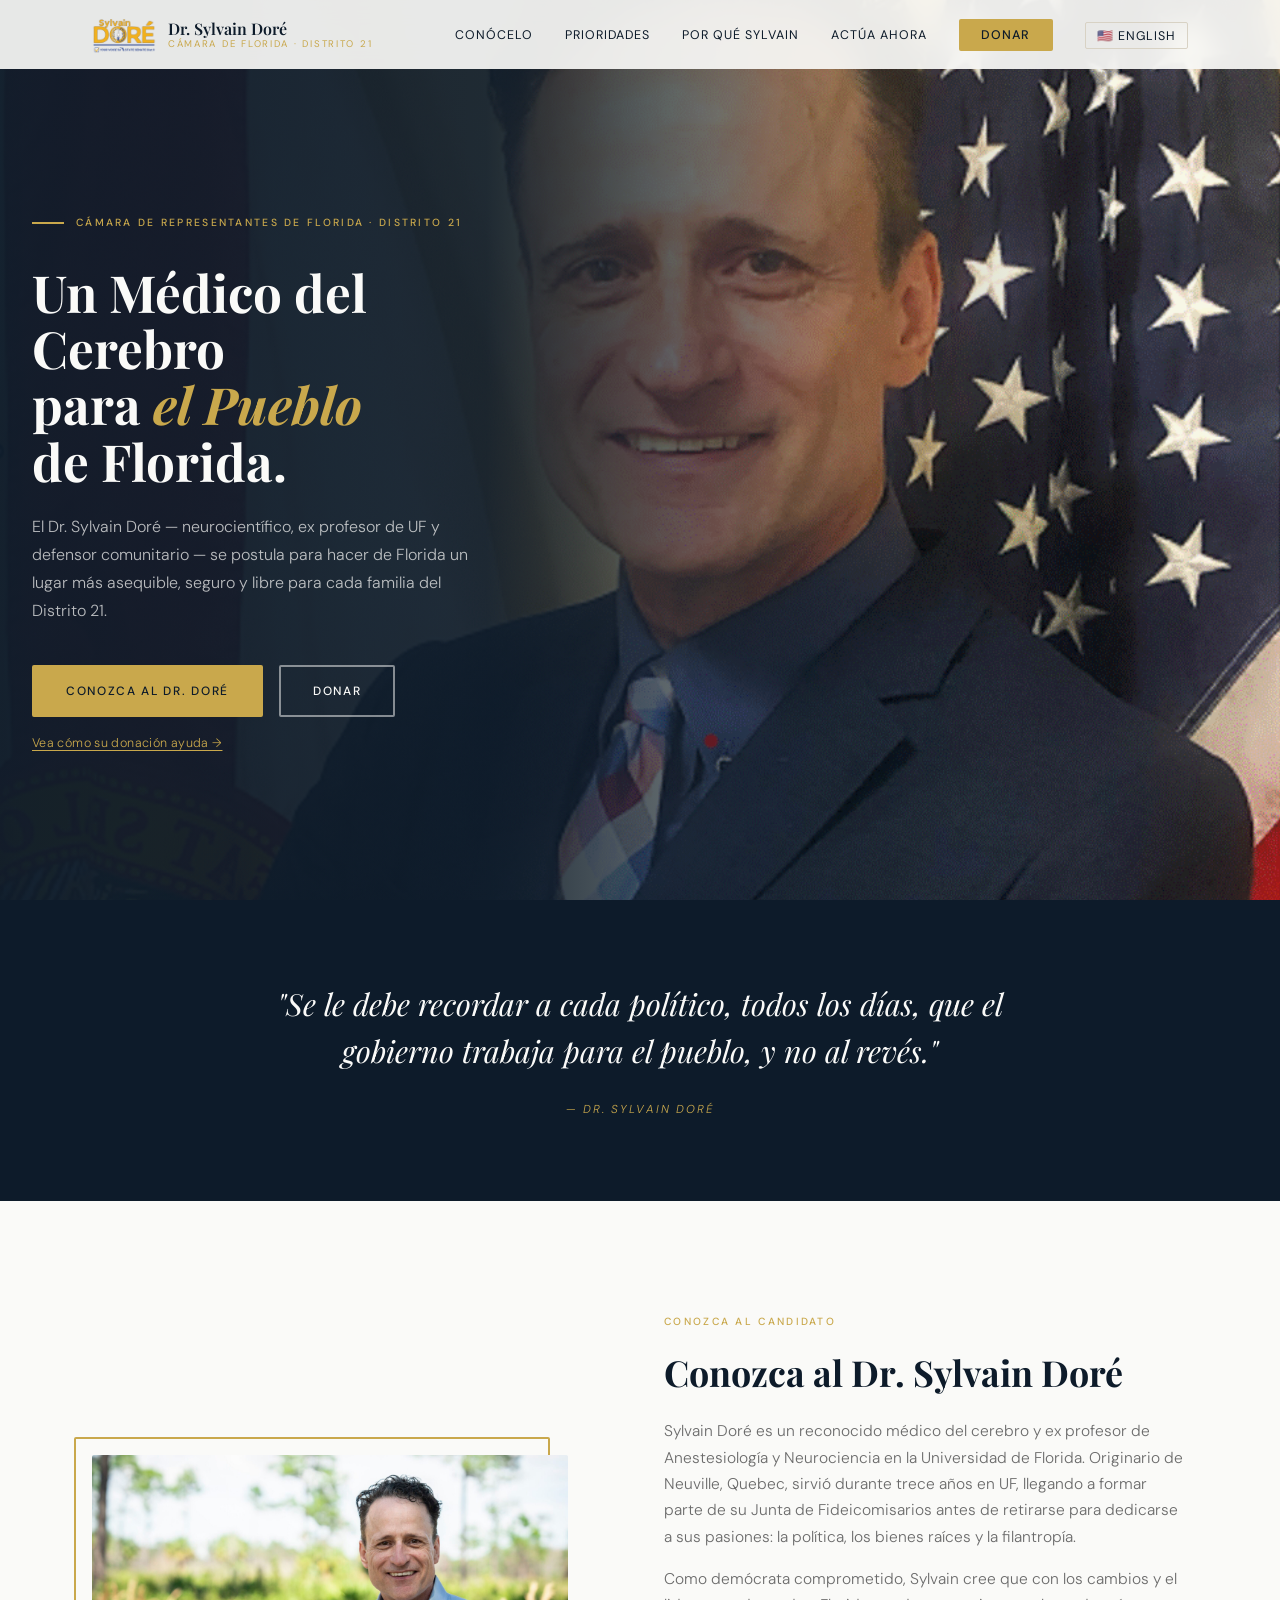
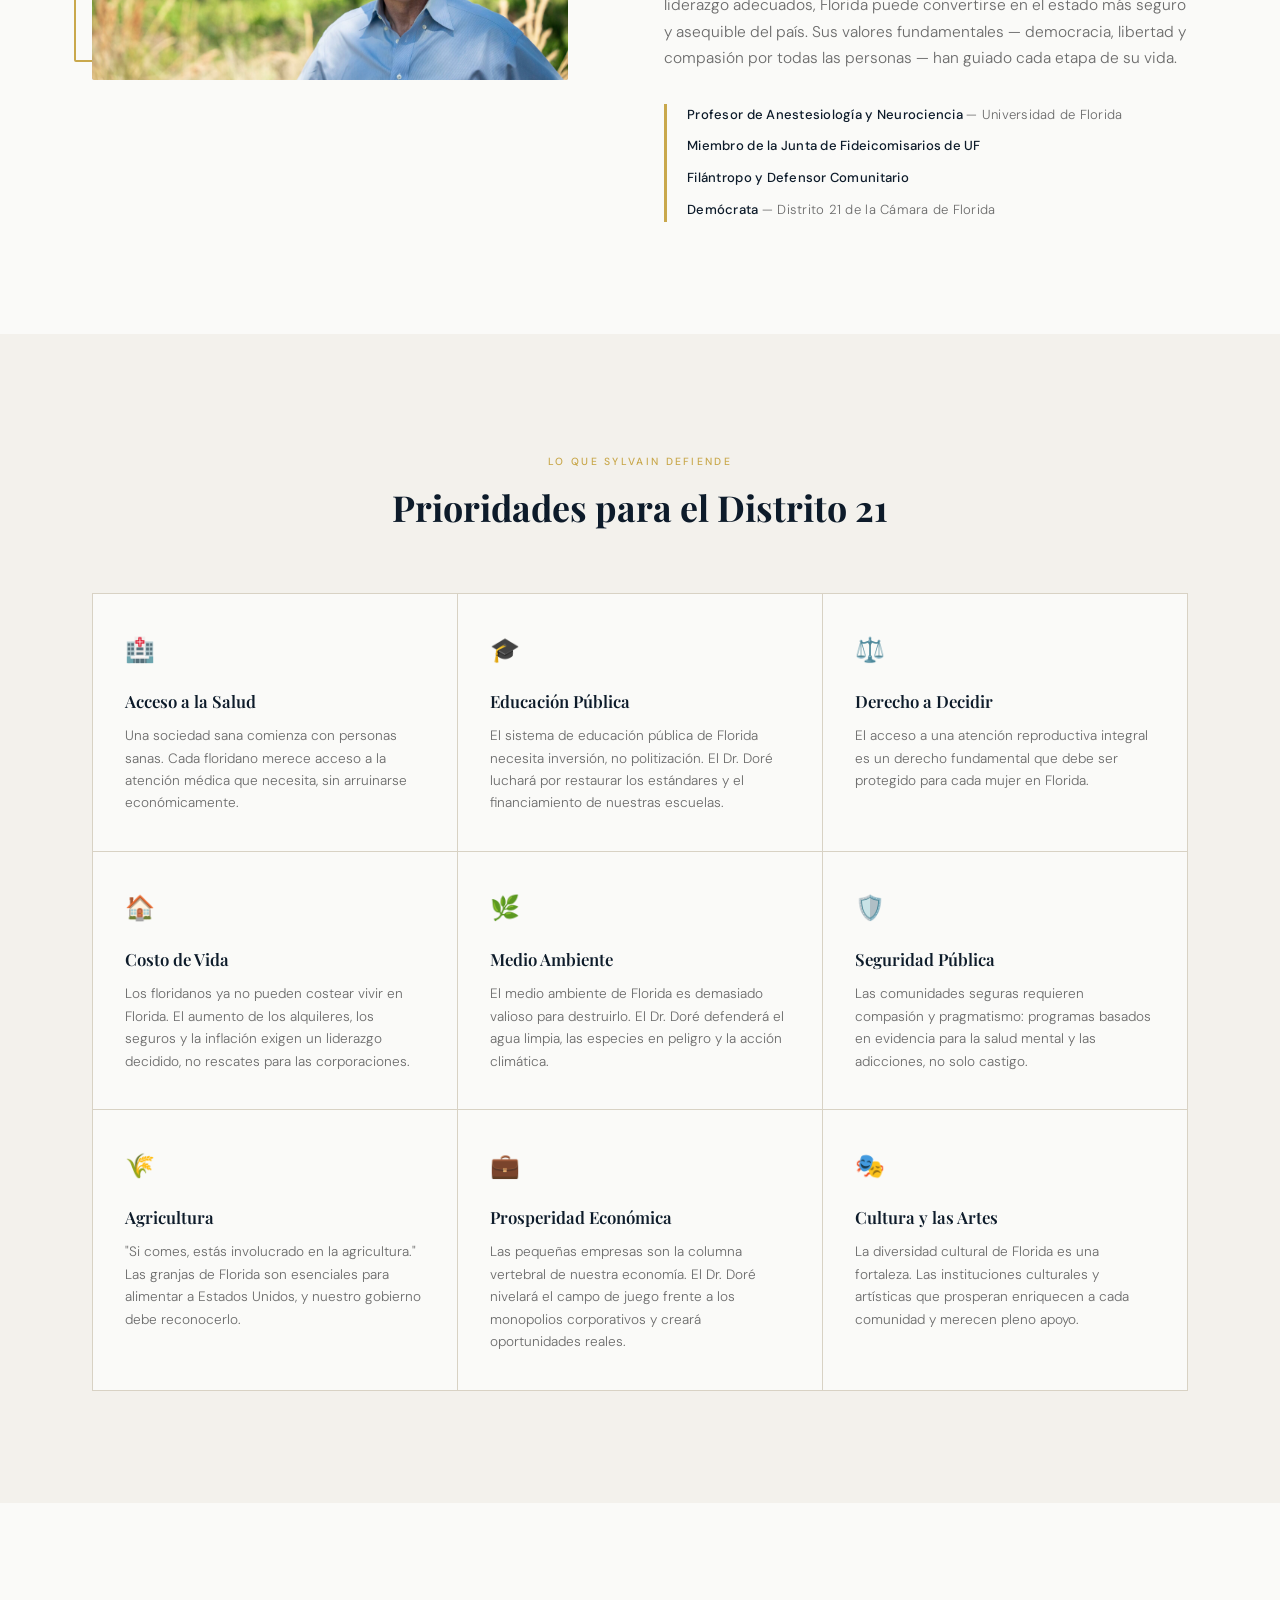
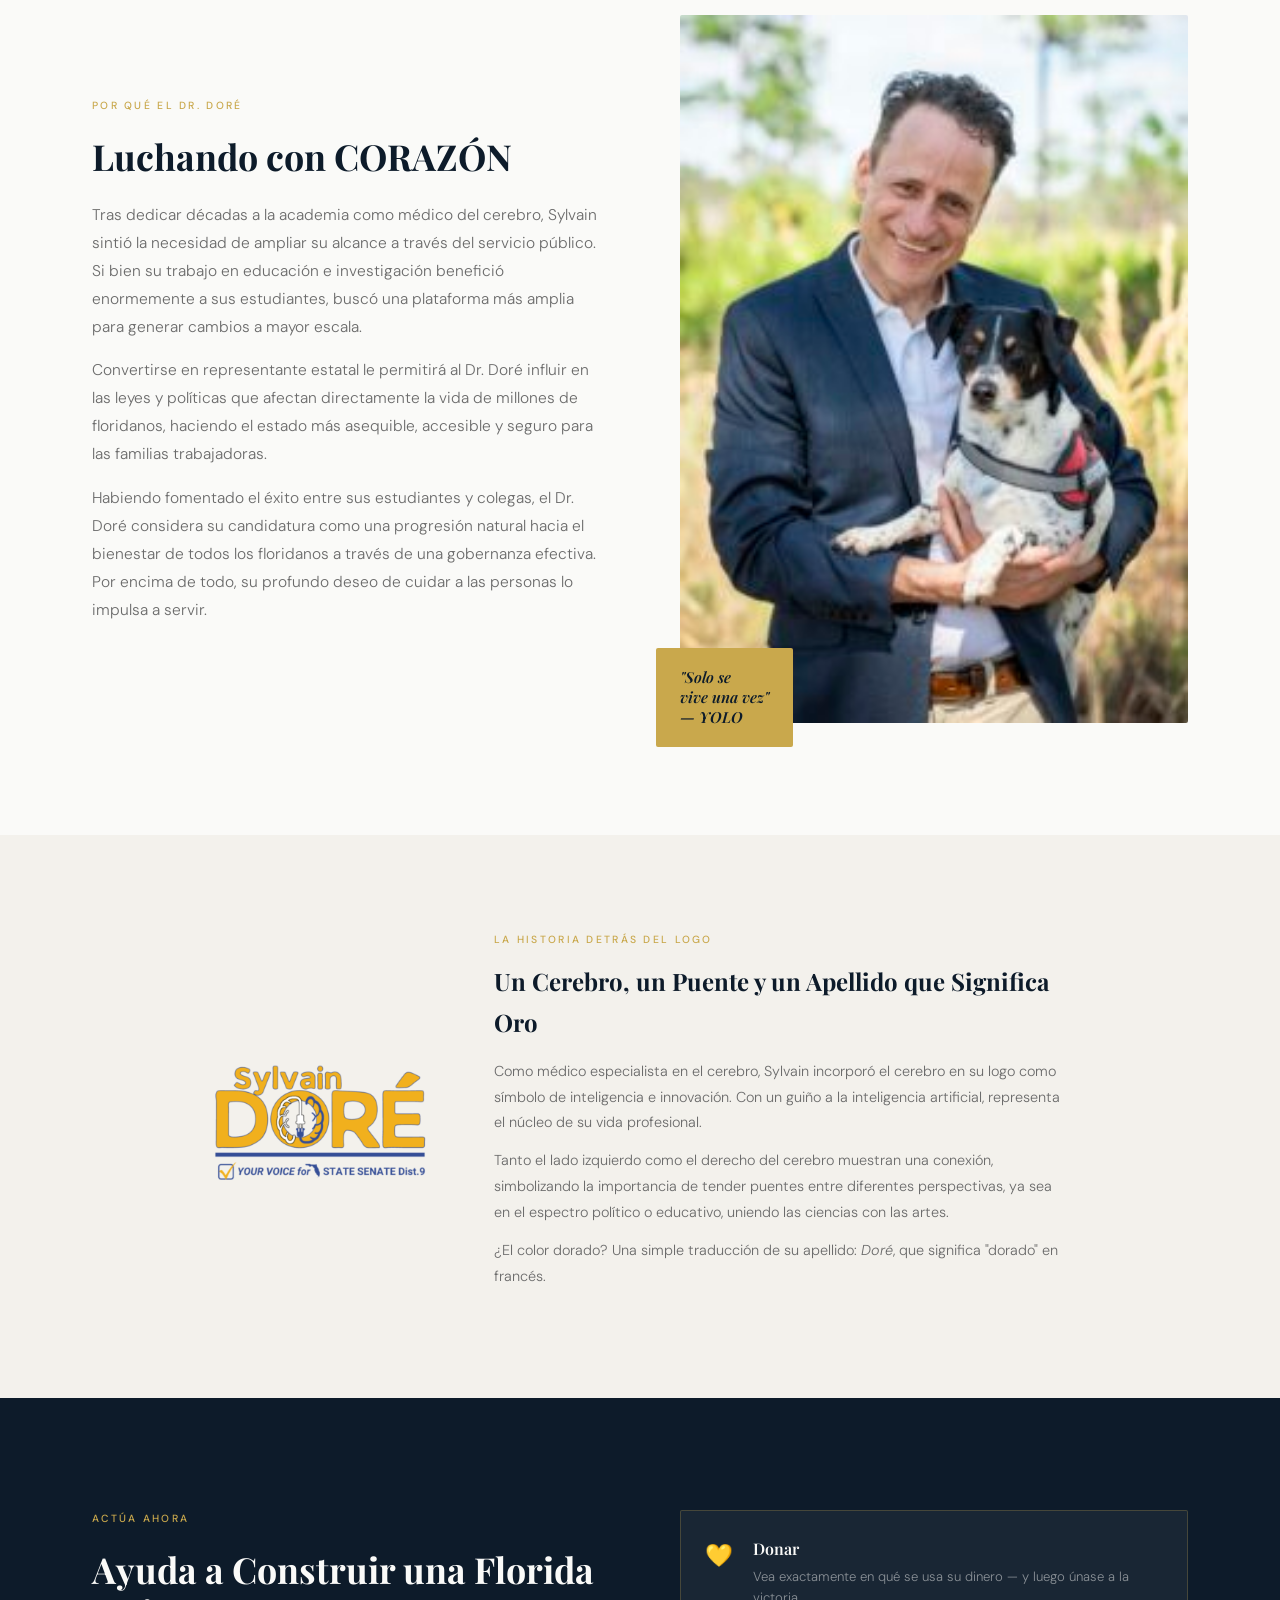
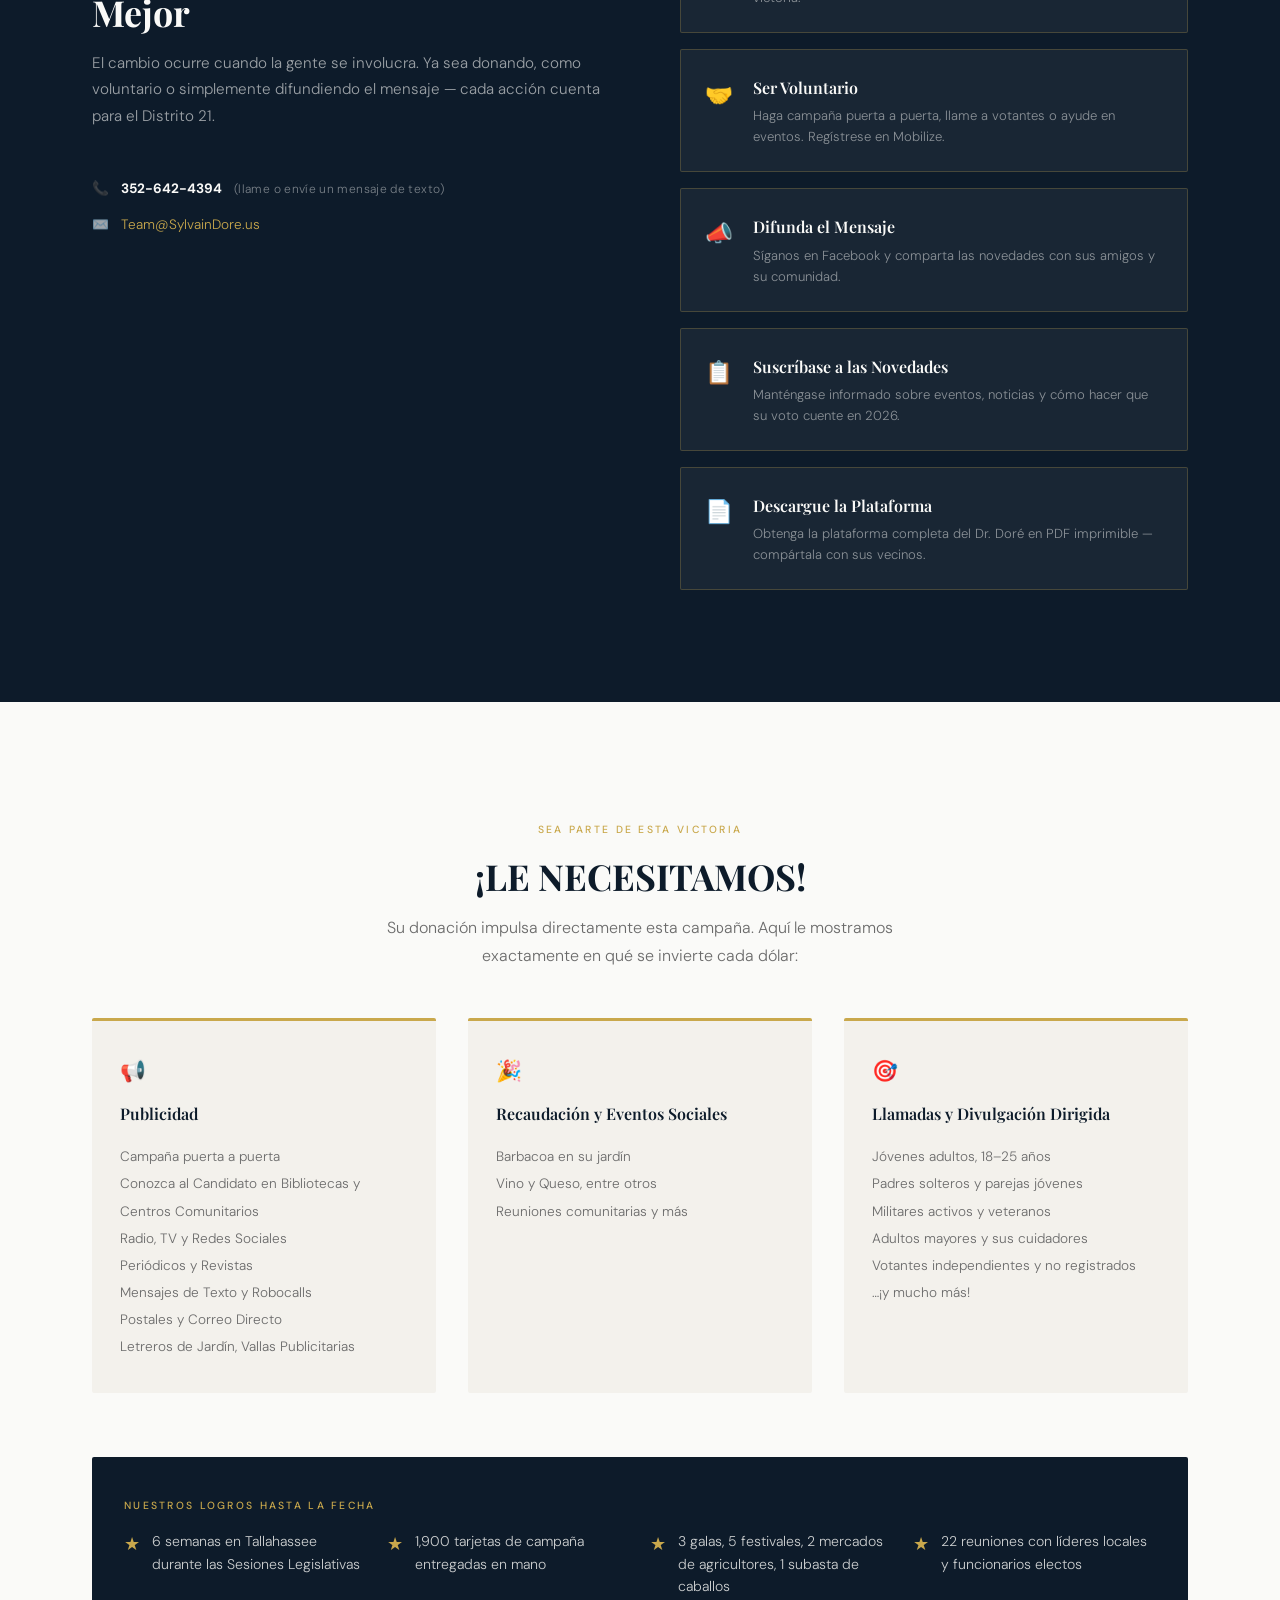
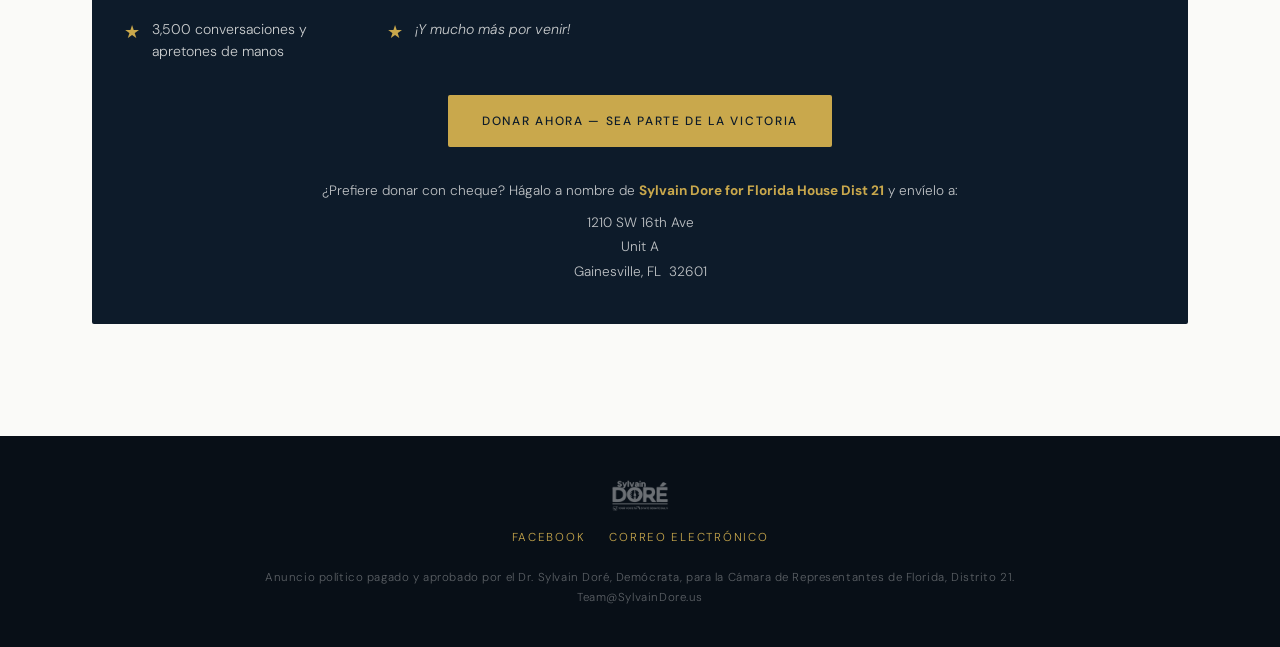
<file: index-es.html>
<!DOCTYPE html>
<html lang="es">
<head>
<meta charset="UTF-8" />
<meta name="viewport" content="width=device-width, initial-scale=1.0" />
<title>Dr. Sylvain Doré — Distrito 21 de la Cámara de Florida | Gainesville, FL</title>
<meta name="description" content="El Dr. Sylvain Doré es candidato al Distrito 21 de la Cámara de Representantes de Florida. Neurocientífico, ex profesor de UF y defensor comunitario que lucha por una Florida asequible, segura y libre para cada familia en Gainesville y el Condado de Alachua." />
<meta name="keywords" content="Sylvain Doré, Distrito 21 Cámara Florida, Demócrata Gainesville, Condado Alachua, Cámara de Representantes de Florida, elecciones 2026" />
<meta name="robots" content="index, follow" />

<!-- Open Graph / Facebook -->
<meta property="og:type" content="website" />
<meta property="og:url" content="https://sylvaindore.us/es/" />
<meta property="og:title" content="Dr. Sylvain Doré — Distrito 21 de la Cámara de Florida" />
<meta property="og:description" content="Neurocientífico y defensor comunitario que busca hacer de Florida un lugar más asequible, seguro y libre para cada familia del Distrito 21." />
<meta property="og:image" content="https://sylvaindore.us/assets/uploads/2024/04/Sylvain_half_shot_right-1-scaled-e1713667068594.jpg" />
<meta property="og:locale" content="es_US" />
<meta property="og:site_name" content="Sylvain Doré para la Cámara de Florida" />

<!-- Twitter Card -->
<meta name="twitter:card" content="summary_large_image" />
<meta name="twitter:title" content="Dr. Sylvain Doré — Distrito 21 de la Cámara de Florida" />
<meta name="twitter:description" content="Neurocientífico y defensor comunitario que busca hacer de Florida un lugar más asequible, seguro y libre para cada familia del Distrito 21." />
<meta name="twitter:image" content="https://sylvaindore.us/assets/uploads/2024/04/Sylvain_half_shot_right-1-scaled-e1713667068594.jpg" />

<link rel="preconnect" href="https://fonts.googleapis.com" />
<link rel="preconnect" href="https://fonts.gstatic.com" crossorigin />
<link href="https://fonts.googleapis.com/css2?family=Playfair+Display:ital,wght@0,400;0,600;0,700;1,400&family=DM+Sans:wght@300;400;500&display=swap" rel="stylesheet" />
<style>
  /* ── TOKENS ── */
  :root {
    --gold:       #C9A84C;
    --gold-light: #E8C97A;
    --navy:       #0D1B2A;
    --navy-mid:   #1A2E42;
    --white:      #FAFAF8;
    --off:        #F3F1EC;
    --text:       #1C1C1C;
    --muted:      #6B6B6B;
    --rule:       #D8D2C4;
    --ff-head:    'Playfair Display', Georgia, serif;
    --ff-body:    'DM Sans', sans-serif;
    --max:        1160px;
    --ease:       cubic-bezier(0.22, 1, 0.36, 1);
  }

  *, *::before, *::after { box-sizing: border-box; margin: 0; padding: 0; }
  html { scroll-behavior: smooth; font-size: 16px; }
  body {
    background: var(--white);
    color: var(--text);
    font-family: var(--ff-body);
    font-weight: 300;
    line-height: 1.7;
    -webkit-font-smoothing: antialiased;
  }
  img { display: block; max-width: 100%; }
  a { color: inherit; text-decoration: none; }

  .container { max-width: var(--max); margin: 0 auto; padding: 0 2rem; }
  .label {
    font-family: var(--ff-body);
    font-size: 0.65rem;
    font-weight: 500;
    letter-spacing: 0.22em;
    text-transform: uppercase;
    color: var(--gold);
  }
  .rule { width: 48px; height: 2px; background: var(--gold); display: block; }

  @keyframes fadeUp {
    from { opacity: 0; transform: translateY(28px); }
    to   { opacity: 1; transform: translateY(0); }
  }
  @keyframes fadeIn {
    from { opacity: 0; }
    to   { opacity: 1; }
  }
  .reveal {
    opacity: 0;
    transform: translateY(24px);
    transition: opacity 0.8s var(--ease), transform 0.8s var(--ease);
  }
  .reveal.visible { opacity: 1; transform: translateY(0); }

  /* ── NAV ── */
  nav {
    position: fixed;
    top: 0; left: 0; right: 0;
    z-index: 100;
    background: rgba(250, 250, 248, 0.92);
    backdrop-filter: blur(12px);
    border-bottom: 1px solid transparent;
    transition: border-color 0.3s, box-shadow 0.3s;
  }
  nav.scrolled {
    border-color: var(--rule);
    box-shadow: 0 1px 20px rgba(0,0,0,0.06);
  }
  .nav-inner {
    display: flex;
    align-items: center;
    justify-content: space-between;
    height: 68px;
  }
  .nav-logo { display: flex; align-items: center; gap: 0.75rem; }
  .nav-logo img { height: 40px; width: auto; }
  .nav-wordmark {
    font-family: var(--ff-head);
    font-size: 1rem;
    font-weight: 600;
    line-height: 1.2;
    color: var(--navy);
  }
  .nav-wordmark span {
    display: block;
    font-family: var(--ff-body);
    font-size: 0.6rem;
    font-weight: 400;
    letter-spacing: 0.18em;
    text-transform: uppercase;
    color: var(--gold);
  }
  .nav-links {
    display: flex;
    align-items: center;
    gap: 2rem;
    list-style: none;
  }
  .nav-links a {
    font-size: 0.78rem;
    font-weight: 400;
    letter-spacing: 0.08em;
    text-transform: uppercase;
    color: var(--navy);
    transition: color 0.2s;
  }
  .nav-links a:hover { color: var(--gold); }

  /* ── HAMBURGER ── */
  .hamburger {
    display: none;
    flex-direction: column;
    justify-content: center;
    gap: 5px;
    width: 36px; height: 36px;
    background: none; border: none;
    cursor: pointer; padding: 4px; z-index: 200;
  }
  .hamburger span {
    display: block; height: 2px;
    background: var(--navy); border-radius: 2px;
    transition: transform 0.3s var(--ease), opacity 0.3s, width 0.3s;
    transform-origin: center;
  }
  .hamburger span:nth-child(2) { width: 70%; margin-left: auto; }
  .hamburger.open span:nth-child(1) { transform: translateY(7px) rotate(45deg); }
  .hamburger.open span:nth-child(2) { opacity: 0; width: 0; }
  .hamburger.open span:nth-child(3) { transform: translateY(-7px) rotate(-45deg); }

  /* ── MOBILE DRAWER ── */
  .mobile-drawer {
    display: none;
    position: fixed;
    top: 68px; left: 0; right: 0;
    background: rgba(250,250,248,0.97);
    backdrop-filter: blur(16px);
    border-bottom: 1px solid var(--rule);
    padding: 1.5rem 2rem 2rem;
    z-index: 99;
    flex-direction: column; gap: 0;
    transform: translateY(-8px); opacity: 0;
    transition: transform 0.3s var(--ease), opacity 0.3s;
    pointer-events: none;
  }
  .mobile-drawer.open { transform: translateY(0); opacity: 1; pointer-events: all; }
  .mobile-drawer a {
    font-size: 0.85rem; font-weight: 400;
    letter-spacing: 0.1em; text-transform: uppercase;
    color: var(--navy); padding: 0.9rem 0;
    border-bottom: 1px solid var(--rule);
    transition: color 0.2s;
  }
  .mobile-drawer a:last-child { border-bottom: none; }
  .mobile-drawer a:hover { color: var(--gold); }
  .mobile-drawer .btn-donate-mobile {
    margin-top: 1.25rem;
    background: var(--gold); color: var(--navy);
    font-weight: 500; padding: 0.85rem 1.5rem;
    border-radius: 2px; text-align: center;
    letter-spacing: 0.12em; border-bottom: none !important;
  }
  .mobile-drawer .btn-donate-mobile:hover { background: var(--gold-light); color: var(--navy); }
  .btn-donate {
    background: var(--gold); color: var(--navy) !important;
    font-weight: 500 !important; padding: 0.5rem 1.4rem;
    border-radius: 2px;
    transition: background 0.2s, transform 0.15s !important;
  }
  .btn-donate:hover { background: var(--gold-light) !important; transform: translateY(-1px); }

  /* ── LANG TOGGLE ── */
  .lang-toggle {
    font-size: 0.7rem;
    letter-spacing: 0.12em;
    text-transform: uppercase;
    color: var(--muted);
    border: 1px solid var(--rule);
    padding: 0.3rem 0.7rem;
    border-radius: 2px;
    transition: color 0.2s, border-color 0.2s;
  }
  .lang-toggle:hover { color: var(--gold); border-color: var(--gold); }

  /* ── HERO ── */
  #hero {
    min-height: 100svh;
    position: relative;
    display: flex;
    align-items: center;
    padding-top: 68px;
    background-image:
      linear-gradient(
        90deg,
        rgba(13,27,42,0.97) 0%,
        rgba(13,27,42,0.92) 38%,
        rgba(13,27,42,0.55) 58%,
        rgba(13,27,42,0.1) 75%,
        rgba(13,27,42,0) 85%
      ),
      url('/assets/uploads/hero/dore_hero_mirrored_subject_right.png');
    background-size: cover;
    background-position: right center;
    animation: fadeIn 0.6s var(--ease) both;
  }
  .hero-text {
    position: relative; z-index: 2;
    display: flex; flex-direction: column; justify-content: center;
    padding: 6rem 3rem 6rem 2rem;
    max-width: 520px; margin-left: 0;
  }
  .hero-district {
    display: inline-flex; align-items: center;
    gap: 0.75rem; margin-bottom: 2rem;
  }
  .hero-district .rule { width: 32px; background: var(--gold); }
  .hero-h1 {
    font-family: var(--ff-head);
    font-size: clamp(2.6rem, 4vw, 3.6rem);
    font-weight: 700; line-height: 1.1;
    color: var(--white); margin-bottom: 1.5rem;
  }
  .hero-h1 em { font-style: italic; color: var(--gold); }
  .hero-sub {
    font-size: 1rem; color: rgba(250,250,248,0.72);
    max-width: 440px; margin-bottom: 2.5rem; line-height: 1.75;
  }
  .hero-ctas { display: flex; gap: 1rem; flex-wrap: wrap; }
  .btn-primary {
    background: var(--gold); color: var(--navy);
    font-family: var(--ff-body); font-size: 0.75rem;
    font-weight: 500; letter-spacing: 0.14em; text-transform: uppercase;
    padding: 0.85rem 2rem; border-radius: 2px;
    border: 2px solid var(--gold); cursor: pointer;
    transition: background 0.2s, color 0.2s, transform 0.15s;
  }
  .btn-primary:hover { background: var(--gold-light); border-color: var(--gold-light); transform: translateY(-2px); }
  .btn-secondary {
    background: transparent; color: var(--white);
    font-family: var(--ff-body); font-size: 0.75rem;
    font-weight: 500; letter-spacing: 0.14em; text-transform: uppercase;
    padding: 0.85rem 2rem; border-radius: 2px;
    border: 2px solid rgba(250,250,248,0.5); cursor: pointer;
    transition: background 0.2s, color 0.2s, border-color 0.2s, transform 0.15s;
  }
  .btn-secondary:hover { background: rgba(250,250,248,0.1); border-color: var(--white); transform: translateY(-2px); }

  /* ── QUOTE BAND ── */
  #quote-band { background: var(--navy); padding: 5rem 2rem; text-align: center; }
  .quote-text {
    font-family: var(--ff-head);
    font-size: clamp(1.3rem, 2.5vw, 1.9rem);
    font-style: italic; color: var(--white);
    max-width: 820px; margin: 0 auto 1.25rem; line-height: 1.55;
  }
  .quote-attr { font-size: 0.72rem; letter-spacing: 0.18em; text-transform: uppercase; color: var(--gold); }

  /* ── ABOUT ── */
  #about { padding: 7rem 0; background: var(--white); }
  .about-grid { display: grid; grid-template-columns: 1fr 1.1fr; gap: 6rem; align-items: center; }
  .about-image-wrap { position: relative; }
  .about-image-wrap img { width: 100%; border-radius: 2px; filter: grayscale(8%); }
  .about-image-wrap::before {
    content: ''; position: absolute;
    top: -18px; left: -18px; right: 18px; bottom: 18px;
    border: 2px solid var(--gold); border-radius: 2px; z-index: -1;
  }
  .about-label { margin-bottom: 1.25rem; }
  .about-h2 { font-family: var(--ff-head); font-size: clamp(1.9rem, 2.8vw, 2.6rem); font-weight: 700; color: var(--navy); line-height: 1.2; margin-bottom: 1.5rem; }
  .about-body { color: var(--muted); font-size: 0.97rem; margin-bottom: 1rem; }
  .about-body:last-of-type { margin-bottom: 2rem; }
  .about-creds { display: flex; flex-direction: column; gap: 0.6rem; border-left: 3px solid var(--gold); padding-left: 1.25rem; margin-top: 1.75rem; }
  .about-cred { font-size: 0.82rem; font-weight: 500; color: var(--navy); letter-spacing: 0.02em; }
  .about-cred span { color: var(--muted); font-weight: 300; }

  /* ── PRIORITIES ── */
  #priorities { padding: 7rem 0; background: var(--off); }
  .section-header { text-align: center; margin-bottom: 4rem; }
  .section-label { margin-bottom: 1rem; display: inline-block; }
  .section-h2 { font-family: var(--ff-head); font-size: clamp(1.9rem, 2.8vw, 2.6rem); font-weight: 700; color: var(--navy); line-height: 1.2; }
  .priorities-grid { display: grid; grid-template-columns: repeat(3, 1fr); gap: 1.5px; background: var(--rule); border: 1.5px solid var(--rule); }
  .priority-card { background: var(--white); padding: 2.25rem 2rem; transition: background 0.25s; cursor: default; }
  .priority-card:hover { background: var(--navy); }
  .priority-card:hover .pc-icon { color: var(--gold); }
  .priority-card:hover .pc-title { color: var(--white); }
  .priority-card:hover .pc-text  { color: rgba(250,250,248,0.65); }
  .pc-icon { font-size: 1.5rem; margin-bottom: 1rem; color: var(--gold); transition: color 0.25s; }
  .pc-title { font-family: var(--ff-head); font-size: 1.05rem; font-weight: 600; color: var(--navy); margin-bottom: 0.6rem; transition: color 0.25s; }
  .pc-text { font-size: 0.85rem; color: var(--muted); line-height: 1.65; transition: color 0.25s; }

  /* ── WHY SYLVAIN ── */
  #why { padding: 7rem 0; background: var(--white); }
  .why-inner { display: grid; grid-template-columns: 1fr 1fr; gap: 5rem; align-items: center; }
  .why-h2 { font-family: var(--ff-head); font-size: clamp(1.9rem, 2.8vw, 2.6rem); font-weight: 700; color: var(--navy); margin-bottom: 1.5rem; line-height: 1.2; }
  .why-body { font-size: 0.97rem; color: var(--muted); margin-bottom: 1rem; line-height: 1.8; }
  .why-image { position: relative; }
  .why-image img { width: 100%; border-radius: 2px; }
  .why-badge {
    position: absolute; bottom: -1.5rem; left: -1.5rem;
    background: var(--gold); color: var(--navy);
    padding: 1.25rem 1.5rem; font-family: var(--ff-head);
    font-size: 0.95rem; font-style: italic; font-weight: 600;
    max-width: 220px; line-height: 1.3; border-radius: 2px;
  }

  /* ── LOGO STORY ── */
  #logo-story { padding: 6rem 0; background: var(--off); }
  .logo-inner { display: grid; grid-template-columns: auto 1fr; gap: 4rem; align-items: center; max-width: 860px; margin: 0 auto; }
  .logo-img-wrap { flex-shrink: 0; }
  .logo-img-wrap img { width: 220px; }
  .logo-story-h3 { font-family: var(--ff-head); font-size: 1.5rem; font-weight: 700; color: var(--navy); margin-bottom: 1rem; }
  .logo-story-body { font-size: 0.9rem; color: var(--muted); line-height: 1.8; margin-bottom: 0.75rem; }

  /* ── TAKE ACTION ── */
  #action { padding: 7rem 0; background: var(--navy); }
  .action-inner { display: grid; grid-template-columns: 1fr 1fr; gap: 5rem; align-items: start; }
  .action-h2 { font-family: var(--ff-head); font-size: clamp(1.9rem, 2.8vw, 2.6rem); font-weight: 700; color: var(--white); margin-bottom: 1rem; line-height: 1.2; }
  .action-sub { font-size: 0.95rem; color: rgba(250,250,248,0.6); margin-bottom: 2.5rem; line-height: 1.75; }
  .action-cards { display: flex; flex-direction: column; gap: 1rem; }
  .action-card {
    background: rgba(255,255,255,0.05);
    border: 1px solid rgba(201,168,76,0.25);
    border-radius: 2px; padding: 1.5rem;
    display: flex; align-items: flex-start; gap: 1.25rem;
    transition: background 0.2s, border-color 0.2s, transform 0.2s;
    cursor: pointer;
  }
  .action-card:hover { background: rgba(201,168,76,0.1); border-color: var(--gold); transform: translateX(4px); }
  .action-icon { font-size: 1.4rem; flex-shrink: 0; margin-top: 0.1rem; }
  .action-card-title { font-family: var(--ff-head); font-size: 1rem; font-weight: 600; color: var(--white); margin-bottom: 0.25rem; }
  .action-card-text { font-size: 0.82rem; color: rgba(250,250,248,0.5); line-height: 1.6; }
  .contact-block { margin-top: 3rem; }
  .contact-item { display: flex; align-items: center; gap: 0.75rem; color: rgba(250,250,248,0.6); font-size: 0.85rem; margin-bottom: 0.75rem; }
  .contact-item strong { color: var(--white); }

  /* ── FOOTER ── */
  footer { background: #080F17; padding: 2.5rem 2rem; text-align: center; }
  .footer-logo img { height: 36px; margin: 0 auto 1rem; }
  .footer-legal { font-size: 0.72rem; color: rgba(250,250,248,0.35); letter-spacing: 0.05em; line-height: 1.7; }
  .footer-social { display: flex; justify-content: center; gap: 1.5rem; margin-bottom: 1.25rem; }
  .footer-social a { font-size: 0.72rem; letter-spacing: 0.15em; text-transform: uppercase; color: var(--gold); transition: opacity 0.2s; }
  .footer-social a:hover { opacity: 0.7; }

  /* ── RESPONSIVE ── */
  @media (max-width: 900px) {
    #hero { background-position: center right 25%; }
    .hero-text { padding: 5rem 2rem 3rem; max-width: 100%; margin: 0; background: linear-gradient(to bottom, rgba(13,27,42,0.92) 0%, rgba(13,27,42,0.7) 100%); border-radius: 0; }
    .about-grid, .why-inner, .action-inner, .logo-inner { grid-template-columns: 1fr; gap: 3rem; }
    .about-image-wrap::before { display: none; }
    .priorities-grid { grid-template-columns: 1fr 1fr; }
    .why-badge { display: none; }
    .nav-links { display: none; }
    .hamburger { display: flex; }
    .mobile-drawer { display: flex; }
    .donate-cols { grid-template-columns: 1fr !important; }
  }
  @media (max-width: 580px) {
    .priorities-grid { grid-template-columns: 1fr; }
  }
</style>
</head>
<body>

<!-- ── NAV ── -->
<nav id="main-nav">
  <div class="container nav-inner">
    <a href="#hero" class="nav-logo">
      <img
        src="/assets/uploads/2024/04/Final-Logo-No-Backgound-with-black-outline-for-white-backgrounds-300x188.png"
        alt="Logo de Sylvain Doré"
        onerror="this.style.display='none'"
      />
      <div class="nav-wordmark">
        Dr. Sylvain Doré
        <span>Cámara de Florida · Distrito 21</span>
      </div>
    </a>
    <ul class="nav-links">
      <li><a href="#about">Conócelo</a></li>
      <li><a href="#priorities">Prioridades</a></li>
      <li><a href="#why">Por qué Sylvain</a></li>
      <li><a href="#action">Actúa Ahora</a></li>
      <li><a href="#donate-impact" class="btn-donate">Donar</a></li>
      <li><a href="/index.html" class="lang-toggle">🇺🇸 English</a></li>
    </ul>

    <button class="hamburger" id="hamburger" aria-label="Abrir menú" aria-expanded="false">
      <span></span><span></span><span></span>
    </button>
  </div>
</nav>

<!-- ── MOBILE DRAWER ── -->
<div class="mobile-drawer" id="mobile-drawer" aria-hidden="true">
  <a href="#about" class="drawer-link">Conócelo</a>
  <a href="#priorities" class="drawer-link">Prioridades</a>
  <a href="#why" class="drawer-link">Por qué Sylvain</a>
  <a href="#action" class="drawer-link">Actúa Ahora</a>
  <a href="/index.html" class="drawer-link">🇺🇸 English</a>
  <a href="#donate-impact" class="btn-donate-mobile">Donar</a>
</div>

<!-- ── HERO ── -->
<section id="hero">
  <div class="hero-text">
    <div class="hero-district">
      <span class="rule"></span>
      <span class="label">Cámara de Representantes de Florida · Distrito 21</span>
    </div>
    <h1 class="hero-h1">
      Un Médico del Cerebro<br/>para <em>el Pueblo</em><br/>de Florida.
    </h1>
    <p class="hero-sub">
      El Dr. Sylvain Doré — neurocientífico, ex profesor de UF y defensor comunitario — se postula para hacer de Florida un lugar más asequible, seguro y libre para cada familia del Distrito 21.
    </p>
    <div class="hero-ctas">
      <a href="#about" class="btn-primary">Conozca al Dr. Doré</a>
      <a href="#donate-impact" class="btn-secondary">Donar</a>
    </div>
    <p style="margin-top:1rem;font-size:0.78rem;letter-spacing:0.03em;">
      <a href="#donate-impact" style="color:var(--gold);text-decoration:underline;text-underline-offset:3px;">Vea cómo su donación ayuda →</a>
    </p>
  </div>
</section>

<!-- ── QUOTE BAND ── -->
<section id="quote-band">
  <blockquote>
    <p class="quote-text">"Se le debe recordar a cada político, todos los días, que el gobierno trabaja para el pueblo, y no al revés."</p>
    <cite class="quote-attr">— Dr. Sylvain Doré</cite>
  </blockquote>
</section>

<!-- ── ABOUT ── -->
<section id="about">
  <div class="container">
    <div class="about-grid">
      <div class="about-image-wrap reveal">
        <img
          src="/assets/uploads/2024/04/Sylvain_half_shot_right-1-scaled-e1713667068594.jpg"
          alt="Dr. Sylvain Doré — retrato"
        />
      </div>
      <div class="reveal">
        <p class="label about-label">Conozca al Candidato</p>
        <h2 class="about-h2">Conozca al Dr. Sylvain Doré</h2>
        <p class="about-body">
          Sylvain Doré es un reconocido médico del cerebro y ex profesor de Anestesiología y Neurociencia en la Universidad de Florida. Originario de Neuville, Quebec, sirvió durante trece años en UF, llegando a formar parte de su Junta de Fideicomisarios antes de retirarse para dedicarse a sus pasiones: la política, los bienes raíces y la filantropía.
        </p>
        <p class="about-body">
          Como demócrata comprometido, Sylvain cree que con los cambios y el liderazgo adecuados, Florida puede convertirse en el estado más seguro y asequible del país. Sus valores fundamentales — democracia, libertad y compasión por todas las personas — han guiado cada etapa de su vida.
        </p>
        <div class="about-creds">
          <div class="about-cred">Profesor de Anestesiología y Neurociencia <span>— Universidad de Florida</span></div>
          <div class="about-cred">Miembro de la Junta de Fideicomisarios de UF</div>
          <div class="about-cred">Filántropo y Defensor Comunitario</div>
          <div class="about-cred">Demócrata <span>— Distrito 21 de la Cámara de Florida</span></div>
        </div>
      </div>
    </div>
  </div>
</section>

<!-- ── PRIORITIES ── -->
<section id="priorities">
  <div class="container">
    <div class="section-header reveal">
      <span class="label section-label">Lo que Sylvain Defiende</span>
      <h2 class="section-h2">Prioridades para el Distrito 21</h2>
    </div>
    <div class="priorities-grid">
      <div class="priority-card reveal">
        <div class="pc-icon">🏥</div>
        <div class="pc-title">Acceso a la Salud</div>
        <p class="pc-text">Una sociedad sana comienza con personas sanas. Cada floridano merece acceso a la atención médica que necesita, sin arruinarse económicamente.</p>
      </div>
      <div class="priority-card reveal">
        <div class="pc-icon">🎓</div>
        <div class="pc-title">Educación Pública</div>
        <p class="pc-text">El sistema de educación pública de Florida necesita inversión, no politización. El Dr. Doré luchará por restaurar los estándares y el financiamiento de nuestras escuelas.</p>
      </div>
      <div class="priority-card reveal">
        <div class="pc-icon">⚖️</div>
        <div class="pc-title">Derecho a Decidir</div>
        <p class="pc-text">El acceso a una atención reproductiva integral es un derecho fundamental que debe ser protegido para cada mujer en Florida.</p>
      </div>
      <div class="priority-card reveal">
        <div class="pc-icon">🏠</div>
        <div class="pc-title">Costo de Vida</div>
        <p class="pc-text">Los floridanos ya no pueden costear vivir en Florida. El aumento de los alquileres, los seguros y la inflación exigen un liderazgo decidido, no rescates para las corporaciones.</p>
      </div>
      <div class="priority-card reveal">
        <div class="pc-icon">🌿</div>
        <div class="pc-title">Medio Ambiente</div>
        <p class="pc-text">El medio ambiente de Florida es demasiado valioso para destruirlo. El Dr. Doré defenderá el agua limpia, las especies en peligro y la acción climática.</p>
      </div>
      <div class="priority-card reveal">
        <div class="pc-icon">🛡️</div>
        <div class="pc-title">Seguridad Pública</div>
        <p class="pc-text">Las comunidades seguras requieren compasión y pragmatismo: programas basados en evidencia para la salud mental y las adicciones, no solo castigo.</p>
      </div>
      <div class="priority-card reveal">
        <div class="pc-icon">🌾</div>
        <div class="pc-title">Agricultura</div>
        <p class="pc-text">"Si comes, estás involucrado en la agricultura." Las granjas de Florida son esenciales para alimentar a Estados Unidos, y nuestro gobierno debe reconocerlo.</p>
      </div>
      <div class="priority-card reveal">
        <div class="pc-icon">💼</div>
        <div class="pc-title">Prosperidad Económica</div>
        <p class="pc-text">Las pequeñas empresas son la columna vertebral de nuestra economía. El Dr. Doré nivelará el campo de juego frente a los monopolios corporativos y creará oportunidades reales.</p>
      </div>
      <div class="priority-card reveal">
        <div class="pc-icon">🎭</div>
        <div class="pc-title">Cultura y las Artes</div>
        <p class="pc-text">La diversidad cultural de Florida es una fortaleza. Las instituciones culturales y artísticas que prosperan enriquecen a cada comunidad y merecen pleno apoyo.</p>
      </div>
    </div>
  </div>
</section>

<!-- ── WHY SYLVAIN ── -->
<section id="why">
  <div class="container">
    <div class="why-inner">
      <div class="reveal">
        <span class="label" style="display:block;margin-bottom:1.25rem;">Por qué el Dr. Doré</span>
        <h2 class="why-h2">Luchando con CORAZÓN</h2>
        <p class="why-body">
          Tras dedicar décadas a la academia como médico del cerebro, Sylvain sintió la necesidad de ampliar su alcance a través del servicio público. Si bien su trabajo en educación e investigación benefició enormemente a sus estudiantes, buscó una plataforma más amplia para generar cambios a mayor escala.
        </p>
        <p class="why-body">
          Convertirse en representante estatal le permitirá al Dr. Doré influir en las leyes y políticas que afectan directamente la vida de millones de floridanos, haciendo el estado más asequible, accesible y seguro para las familias trabajadoras.
        </p>
        <p class="why-body">
          Habiendo fomentado el éxito entre sus estudiantes y colegas, el Dr. Doré considera su candidatura como una progresión natural hacia el bienestar de todos los floridanos a través de una gobernanza efectiva. Por encima de todo, su profundo deseo de cuidar a las personas lo impulsa a servir.
        </p>
      </div>
      <div class="why-image reveal">
        <img
          src="/assets/uploads/2024/06/Syl_Yolo5-215x300.jpg"
          alt="Sylvain Doré con YOLO"
        />
        <div class="why-badge">"Solo se<br/>vive una vez"<br/>— YOLO</div>
      </div>
    </div>
  </div>
</section>

<!-- ── LOGO STORY ── -->
<section id="logo-story">
  <div class="container">
    <div class="logo-inner reveal">
      <div class="logo-img-wrap">
        <img
          src="/assets/uploads/2024/04/Final-Logo-No-Backgound-with-black-outline-for-white-backgrounds-300x188.png"
          alt="Logo de campaña de Sylvain Doré"
        />
      </div>
      <div>
        <span class="label" style="display:block;margin-bottom:0.75rem;">La Historia Detrás del Logo</span>
        <h3 class="logo-story-h3">Un Cerebro, un Puente y un Apellido que Significa Oro</h3>
        <p class="logo-story-body">
          Como médico especialista en el cerebro, Sylvain incorporó el cerebro en su logo como símbolo de inteligencia e innovación. Con un guiño a la inteligencia artificial, representa el núcleo de su vida profesional.
        </p>
        <p class="logo-story-body">
          Tanto el lado izquierdo como el derecho del cerebro muestran una conexión, simbolizando la importancia de tender puentes entre diferentes perspectivas, ya sea en el espectro político o educativo, uniendo las ciencias con las artes.
        </p>
        <p class="logo-story-body">
          ¿El color dorado? Una simple traducción de su apellido: <em>Doré</em>, que significa "dorado" en francés.
        </p>
      </div>
    </div>
  </div>
</section>

<!-- ── TAKE ACTION ── -->
<section id="action">
  <div class="container">
    <div class="action-inner">
      <div class="reveal">
        <span class="label" style="display:block;margin-bottom:1.25rem;color:var(--gold);">Actúa Ahora</span>
        <h2 class="action-h2">Ayuda a Construir una Florida Mejor</h2>
        <p class="action-sub">
          El cambio ocurre cuando la gente se involucra. Ya sea donando, como voluntario o simplemente difundiendo el mensaje — cada acción cuenta para el Distrito 21.
        </p>
        <div class="contact-block">
          <div class="contact-item">📞 <strong>352-642-4394</strong> <span style="font-size:0.75rem;font-weight:300;color:rgba(250,250,248,0.45);letter-spacing:0.03em;">(llame o envíe un mensaje de texto)</span></div>
          <div class="contact-item">✉️ <a href="mailto:Team@SylvainDore.us" style="color:var(--gold)">Team@SylvainDore.us</a></div>
        </div>
      </div>
      <div class="action-cards reveal">
        <a href="#donate-impact" class="action-card">
          <div class="action-icon">💛</div>
          <div>
            <div class="action-card-title">Donar</div>
            <p class="action-card-text">Vea exactamente en qué se usa su dinero — y luego únase a la victoria.</p>
          </div>
        </a>
        <a href="https://www.mobilize.us/sylvaindore/" target="_blank" class="action-card">
          <div class="action-icon">🤝</div>
          <div>
            <div class="action-card-title">Ser Voluntario</div>
            <p class="action-card-text">Haga campaña puerta a puerta, llame a votantes o ayude en eventos. Regístrese en Mobilize.</p>
          </div>
        </a>
        <a href="https://www.facebook.com/profile.php?id=61557299093159" target="_blank" class="action-card">
          <div class="action-icon">📣</div>
          <div>
            <div class="action-card-title">Difunda el Mensaje</div>
            <p class="action-card-text">Síganos en Facebook y comparta las novedades con sus amigos y su comunidad.</p>
          </div>
        </a>
        <a href="https://sylvaindore.us/take-action-contact-us/" target="_blank" class="action-card">
          <div class="action-icon">📋</div>
          <div>
            <div class="action-card-title">Suscríbase a las Novedades</div>
            <p class="action-card-text">Manténgase informado sobre eventos, noticias y cómo hacer que su voto cuente en 2026.</p>
          </div>
        </a>
        <a href="/assets/docs/dore-platform-2026.pdf" download class="action-card">
          <div class="action-icon">📄</div>
          <div>
            <div class="action-card-title">Descargue la Plataforma</div>
            <p class="action-card-text">Obtenga la plataforma completa del Dr. Doré en PDF imprimible — compártala con sus vecinos.</p>
          </div>
        </a>
      </div>
    </div>
  </div>
</section>

<!-- ── DONATION IMPACT ── -->
<section id="donate-impact" style="padding:7rem 0;background:var(--white);">
  <div class="container">
    <div class="section-header reveal" style="margin-bottom:3rem;">
      <span class="label section-label">Sea Parte de Esta Victoria</span>
      <h2 class="section-h2" style="color:var(--navy);">¡LE NECESITAMOS!</h2>
      <p style="margin-top:1rem;font-size:1rem;color:var(--muted);max-width:560px;margin-left:auto;margin-right:auto;line-height:1.75;">Su donación impulsa directamente esta campaña. Aquí le mostramos exactamente en qué se invierte cada dólar:</p>
    </div>
    <div style="display:grid;grid-template-columns:repeat(3,1fr);gap:2rem;" class="donate-cols">

      <div class="reveal" style="background:var(--off);border-top:3px solid var(--gold);padding:2rem 1.75rem;border-radius:2px;">
        <div style="font-size:1.3rem;margin-bottom:0.75rem;">📢</div>
        <div style="font-family:var(--ff-head);font-size:1rem;font-weight:600;color:var(--navy);margin-bottom:1rem;">Publicidad</div>
        <ul style="list-style:none;font-size:0.85rem;color:var(--muted);line-height:2;">
          <li>Campaña puerta a puerta</li>
          <li>Conozca al Candidato en Bibliotecas y Centros Comunitarios</li>
          <li>Radio, TV y Redes Sociales</li>
          <li>Periódicos y Revistas</li>
          <li>Mensajes de Texto y Robocalls</li>
          <li>Postales y Correo Directo</li>
          <li>Letreros de Jardín, Vallas Publicitarias</li>
        </ul>
      </div>

      <div class="reveal" style="background:var(--off);border-top:3px solid var(--gold);padding:2rem 1.75rem;border-radius:2px;">
        <div style="font-size:1.3rem;margin-bottom:0.75rem;">🎉</div>
        <div style="font-family:var(--ff-head);font-size:1rem;font-weight:600;color:var(--navy);margin-bottom:1rem;">Recaudación y Eventos Sociales</div>
        <ul style="list-style:none;font-size:0.85rem;color:var(--muted);line-height:2;">
          <li>Barbacoa en su jardín</li>
          <li>Vino y Queso, entre otros</li>
          <li>Reuniones comunitarias y más</li>
        </ul>
      </div>

      <div class="reveal" style="background:var(--off);border-top:3px solid var(--gold);padding:2rem 1.75rem;border-radius:2px;">
        <div style="font-size:1.3rem;margin-bottom:0.75rem;">🎯</div>
        <div style="font-family:var(--ff-head);font-size:1rem;font-weight:600;color:var(--navy);margin-bottom:1rem;">Llamadas y Divulgación Dirigida</div>
        <ul style="list-style:none;font-size:0.85rem;color:var(--muted);line-height:2;">
          <li>Jóvenes adultos, 18–25 años</li>
          <li>Padres solteros y parejas jóvenes</li>
          <li>Militares activos y veteranos</li>
          <li>Adultos mayores y sus cuidadores</li>
          <li>Votantes independientes y no registrados</li>
          <li>…¡y mucho más!</li>
        </ul>
      </div>

    </div>

    <!-- Successes -->
    <div class="reveal" style="margin-top:4rem;background:var(--navy);border-radius:2px;padding:2.5rem 2rem;">
      <p class="label" style="margin-bottom:1rem;display:block;">Nuestros Logros Hasta la Fecha</p>
      <div style="display:grid;grid-template-columns:repeat(auto-fit,minmax(200px,1fr));gap:1.25rem;">
        <div style="display:flex;align-items:flex-start;gap:0.75rem;">
          <span style="color:var(--gold);font-size:1.1rem;flex-shrink:0;">★</span>
          <span style="font-size:0.88rem;color:rgba(250,250,248,0.8);line-height:1.6;">6 semanas en Tallahassee durante las Sesiones Legislativas</span>
        </div>
        <div style="display:flex;align-items:flex-start;gap:0.75rem;">
          <span style="color:var(--gold);font-size:1.1rem;flex-shrink:0;">★</span>
          <span style="font-size:0.88rem;color:rgba(250,250,248,0.8);line-height:1.6;">1,900 tarjetas de campaña entregadas en mano</span>
        </div>
        <div style="display:flex;align-items:flex-start;gap:0.75rem;">
          <span style="color:var(--gold);font-size:1.1rem;flex-shrink:0;">★</span>
          <span style="font-size:0.88rem;color:rgba(250,250,248,0.8);line-height:1.6;">3 galas, 5 festivales, 2 mercados de agricultores, 1 subasta de caballos</span>
        </div>
        <div style="display:flex;align-items:flex-start;gap:0.75rem;">
          <span style="color:var(--gold);font-size:1.1rem;flex-shrink:0;">★</span>
          <span style="font-size:0.88rem;color:rgba(250,250,248,0.8);line-height:1.6;">22 reuniones con líderes locales y funcionarios electos</span>
        </div>
        <div style="display:flex;align-items:flex-start;gap:0.75rem;">
          <span style="color:var(--gold);font-size:1.1rem;flex-shrink:0;">★</span>
          <span style="font-size:0.88rem;color:rgba(250,250,248,0.8);line-height:1.6;">3,500 conversaciones y apretones de manos</span>
        </div>
        <div style="display:flex;align-items:flex-start;gap:0.75rem;">
          <span style="color:var(--gold);font-size:1.1rem;flex-shrink:0;">★</span>
          <span style="font-size:0.88rem;color:rgba(250,250,248,0.8);line-height:1.6;font-style:italic;">¡Y mucho más por venir!</span>
        </div>
      </div>
      <div style="margin-top:2rem;text-align:center;">
        <a href="https://secure.actblue.com/donate/sylvain-dore-1" target="_blank" rel="noopener" class="btn-primary" style="display:inline-block;background:var(--gold);color:var(--navy);border-color:var(--gold);">Donar Ahora — Sea Parte de la Victoria</a>
      </div>
      <div style="margin-top:2rem;text-align:center;color:rgba(250,250,248,0.75);font-size:0.85rem;line-height:1.8;">
        <p>¿Prefiere donar con cheque? Hágalo a nombre de <strong style="color:var(--gold);">Sylvain Dore for Florida House Dist 21</strong> y envíelo a:</p>
        <p style="margin-top:0.5rem;">1210 SW 16th Ave<br/>Unit A<br/>Gainesville, FL &nbsp;32601</p>
      </div>
    </div>

  </div>
</section>

<!-- ── FOOTER ── -->
<footer>
  <div class="footer-logo">
    <img
      src="/assets/uploads/2024/04/Final-Logo-No-Backgound-with-black-outline-for-white-backgrounds-300x188.png"
      alt="Logo de Sylvain Doré"
      style="filter:brightness(0) invert(1) opacity(0.4);"
      onerror="this.style.display='none'"
    />
  </div>
  <div class="footer-social">
    <a href="https://www.facebook.com/profile.php?id=61557299093159" target="_blank">Facebook</a>
    <a href="mailto:Team@SylvainDore.us">Correo Electrónico</a>
  </div>
  <p class="footer-legal">
    Anuncio político pagado y aprobado por el Dr. Sylvain Doré, Demócrata, para la Cámara de Representantes de Florida, Distrito 21.<br/>
    Team@SylvainDore.us
  </p>
</footer>

<script>
  // Nav scroll state
  const nav = document.getElementById('main-nav');
  window.addEventListener('scroll', () => {
    nav.classList.toggle('scrolled', window.scrollY > 20);
  }, { passive: true });

  // Hamburger / mobile drawer
  const hamburger = document.getElementById('hamburger');
  const drawer = document.getElementById('mobile-drawer');
  hamburger.addEventListener('click', () => {
    const isOpen = hamburger.classList.toggle('open');
    drawer.classList.toggle('open', isOpen);
    hamburger.setAttribute('aria-expanded', isOpen);
    drawer.setAttribute('aria-hidden', !isOpen);
  });
  drawer.querySelectorAll('a').forEach(link => {
    link.addEventListener('click', () => {
      hamburger.classList.remove('open');
      drawer.classList.remove('open');
      hamburger.setAttribute('aria-expanded', false);
      drawer.setAttribute('aria-hidden', true);
    });
  });
  document.addEventListener('click', (e) => {
    if (!nav.contains(e.target) && !drawer.contains(e.target)) {
      hamburger.classList.remove('open');
      drawer.classList.remove('open');
      hamburger.setAttribute('aria-expanded', false);
      drawer.setAttribute('aria-hidden', true);
    }
  });

  // Scroll reveal
  const revealEls = document.querySelectorAll('.reveal');
  const observer = new IntersectionObserver((entries) => {
    entries.forEach((entry, i) => {
      if (entry.isIntersecting) {
        const siblings = [...entry.target.parentElement.querySelectorAll('.reveal')];
        const idx = siblings.indexOf(entry.target);
        setTimeout(() => {
          entry.target.classList.add('visible');
        }, idx * 80);
        observer.unobserve(entry.target);
      }
    });
  }, { threshold: 0.12 });
  revealEls.forEach(el => observer.observe(el));
</script>
</body>
</html>
</file>
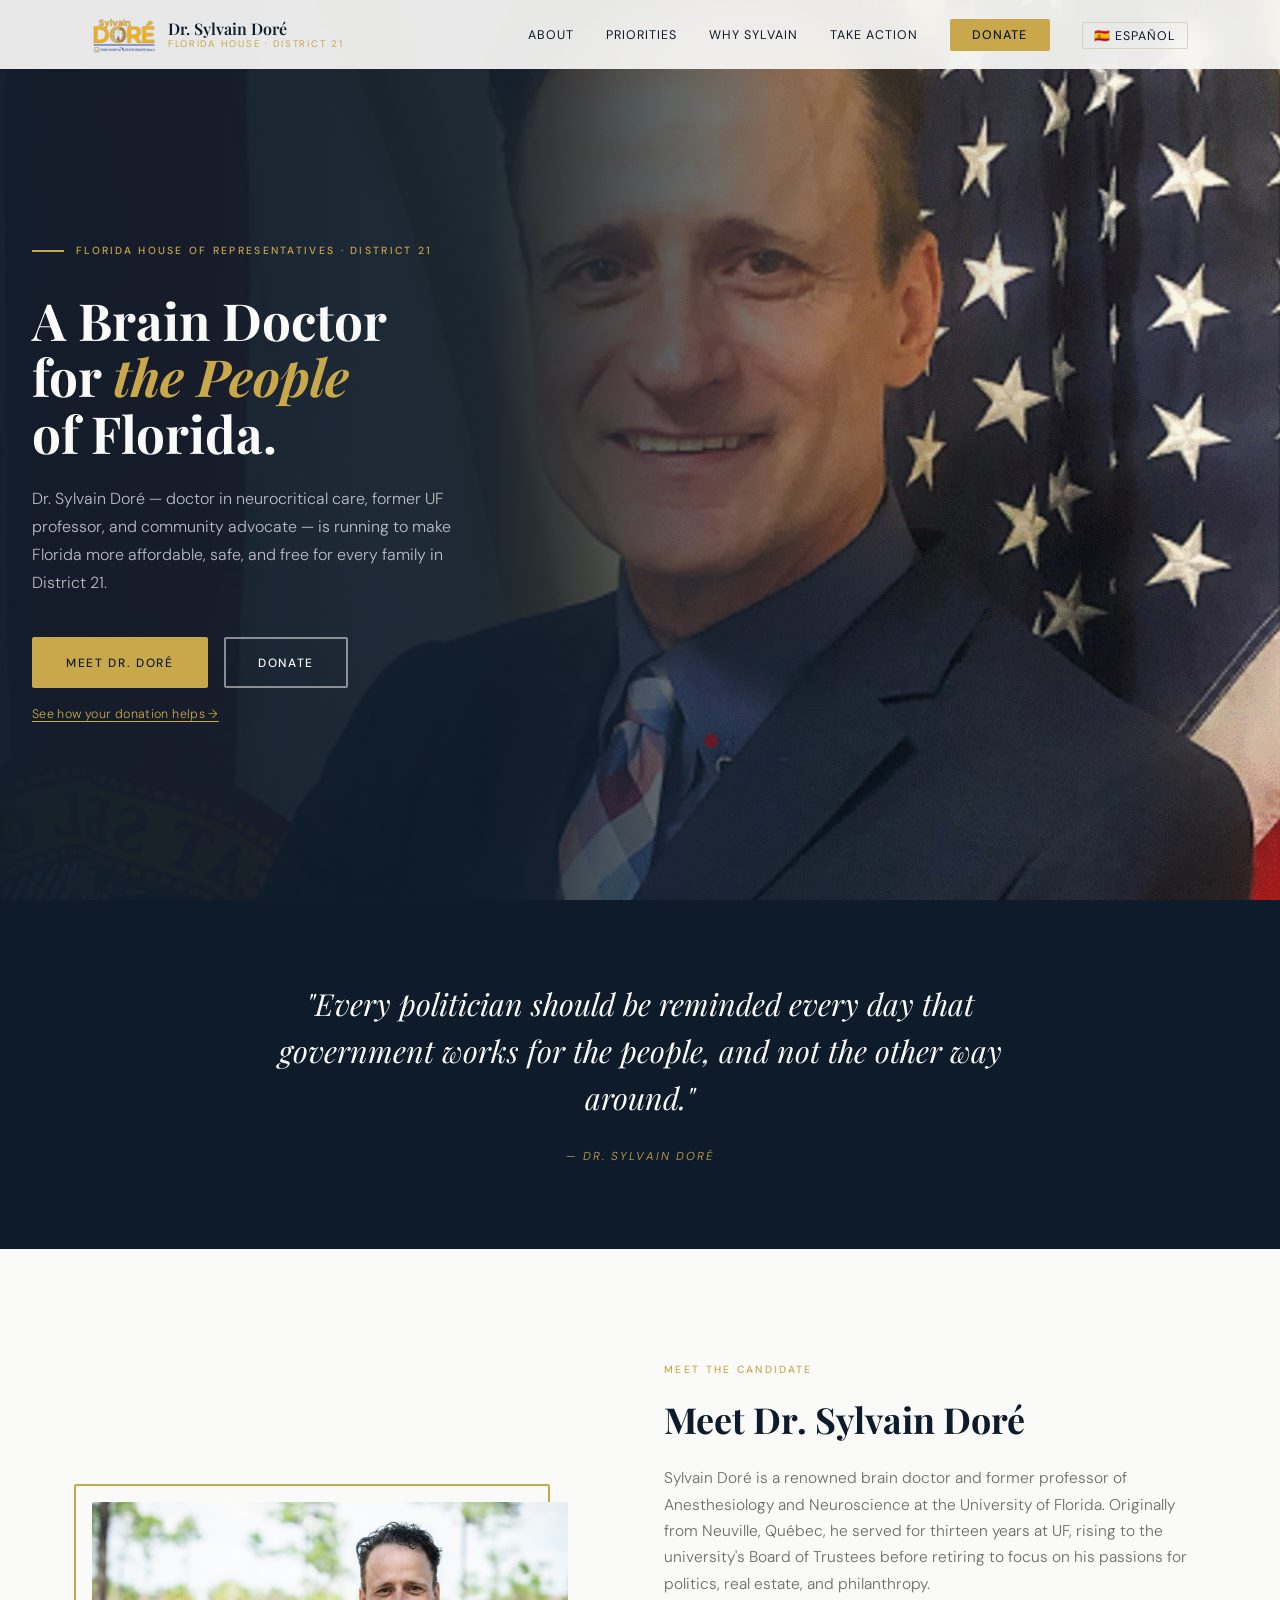
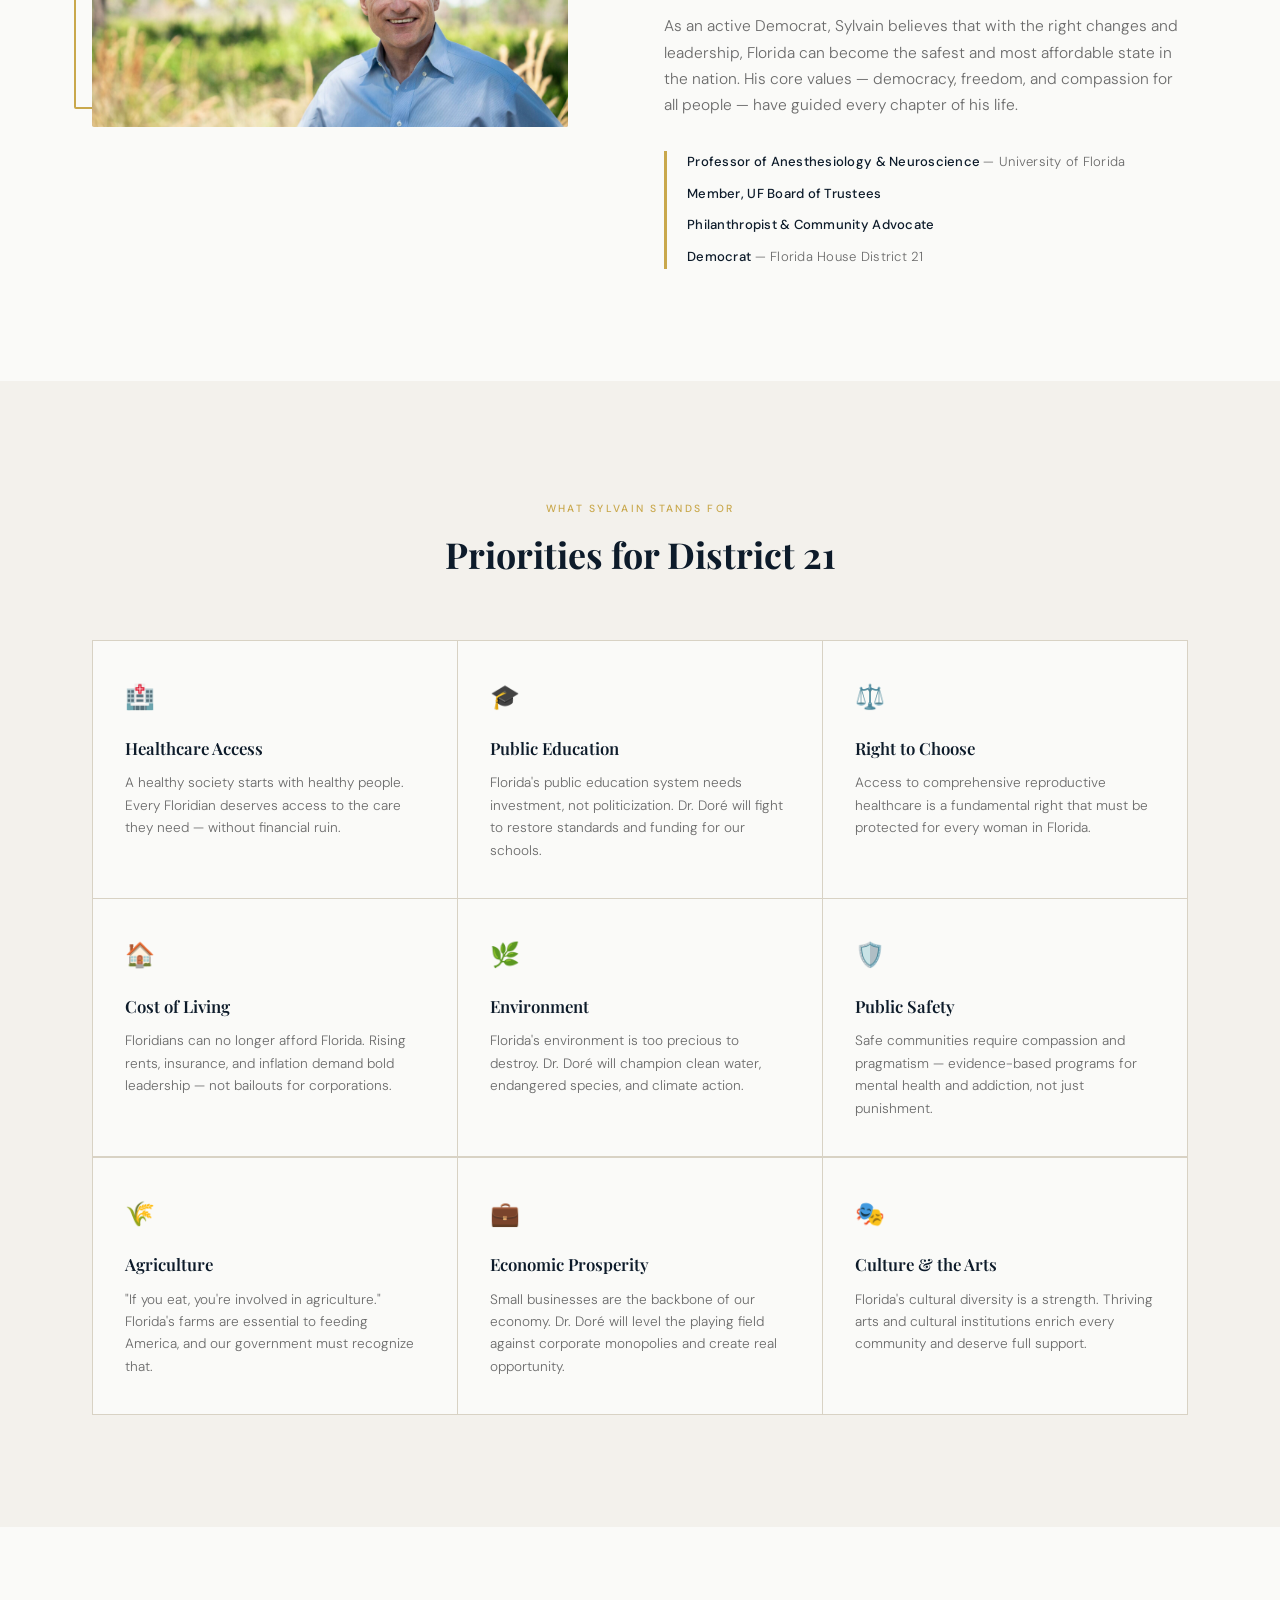
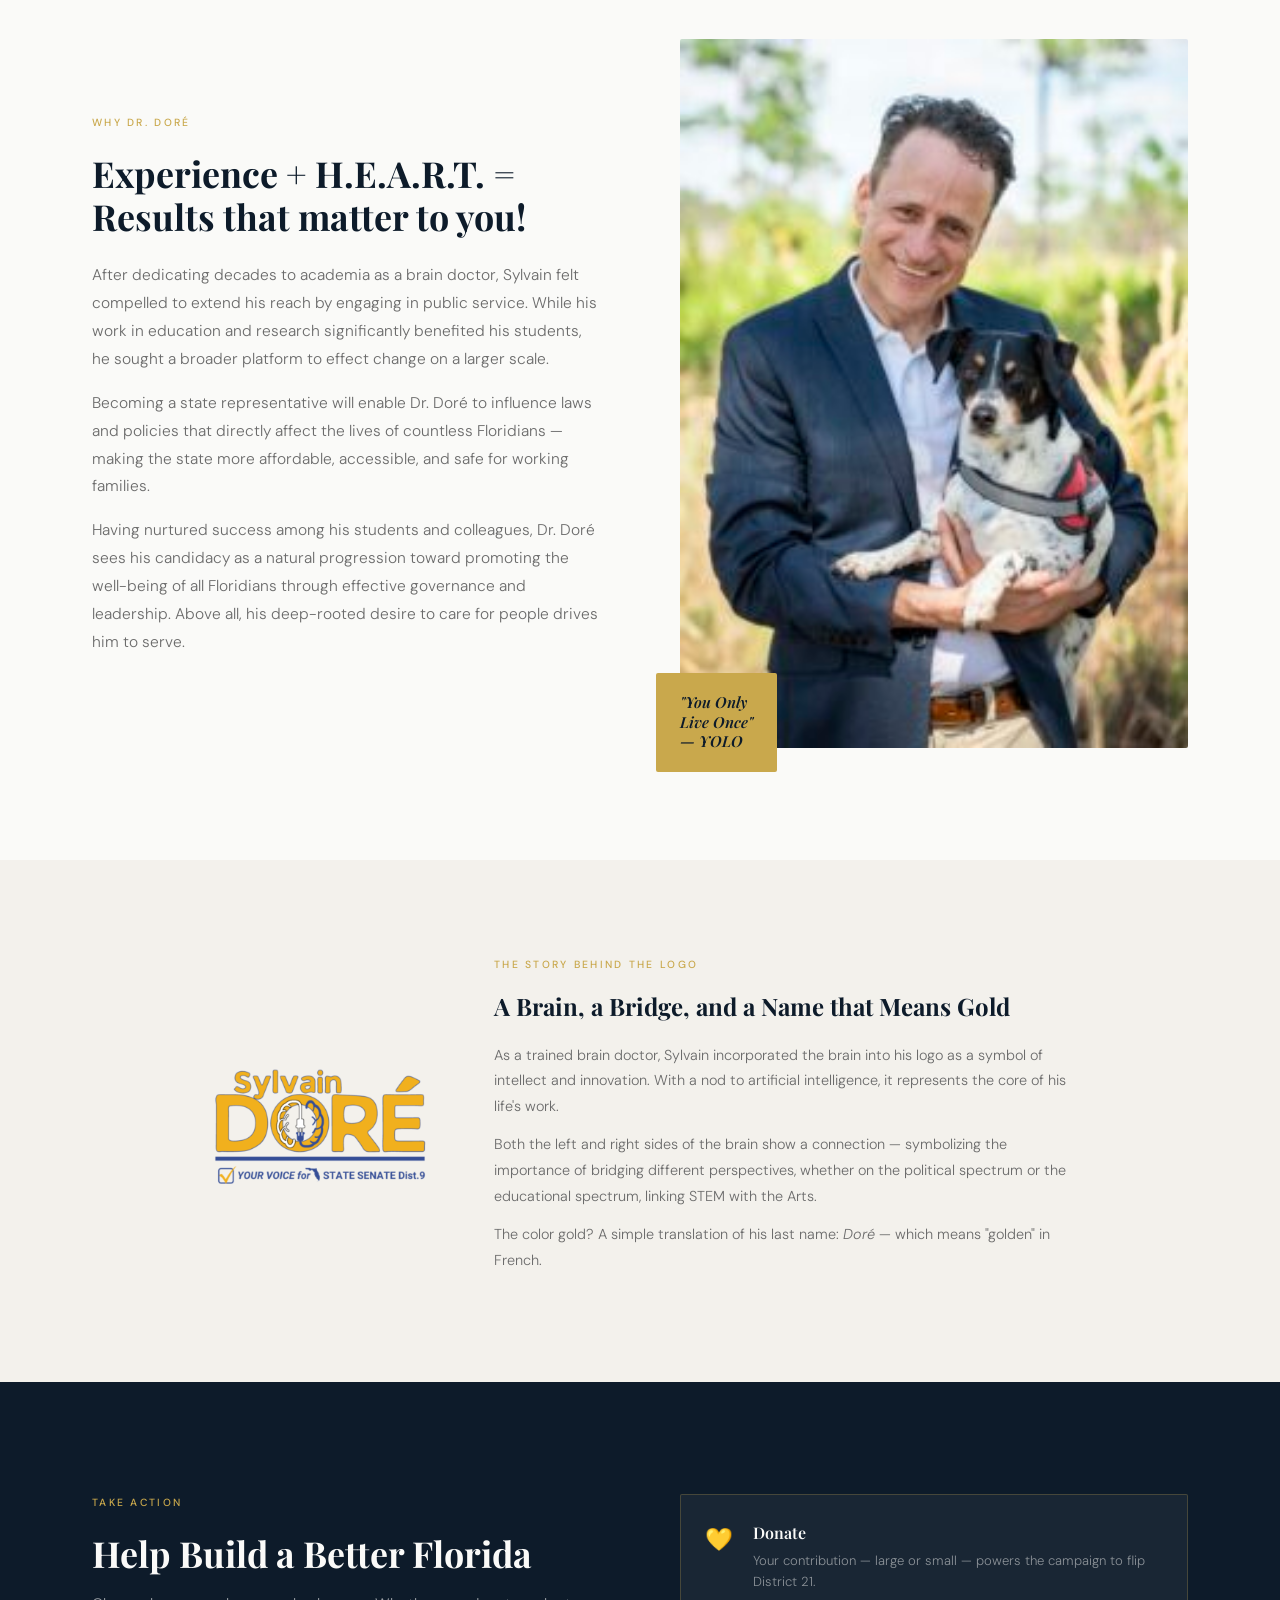
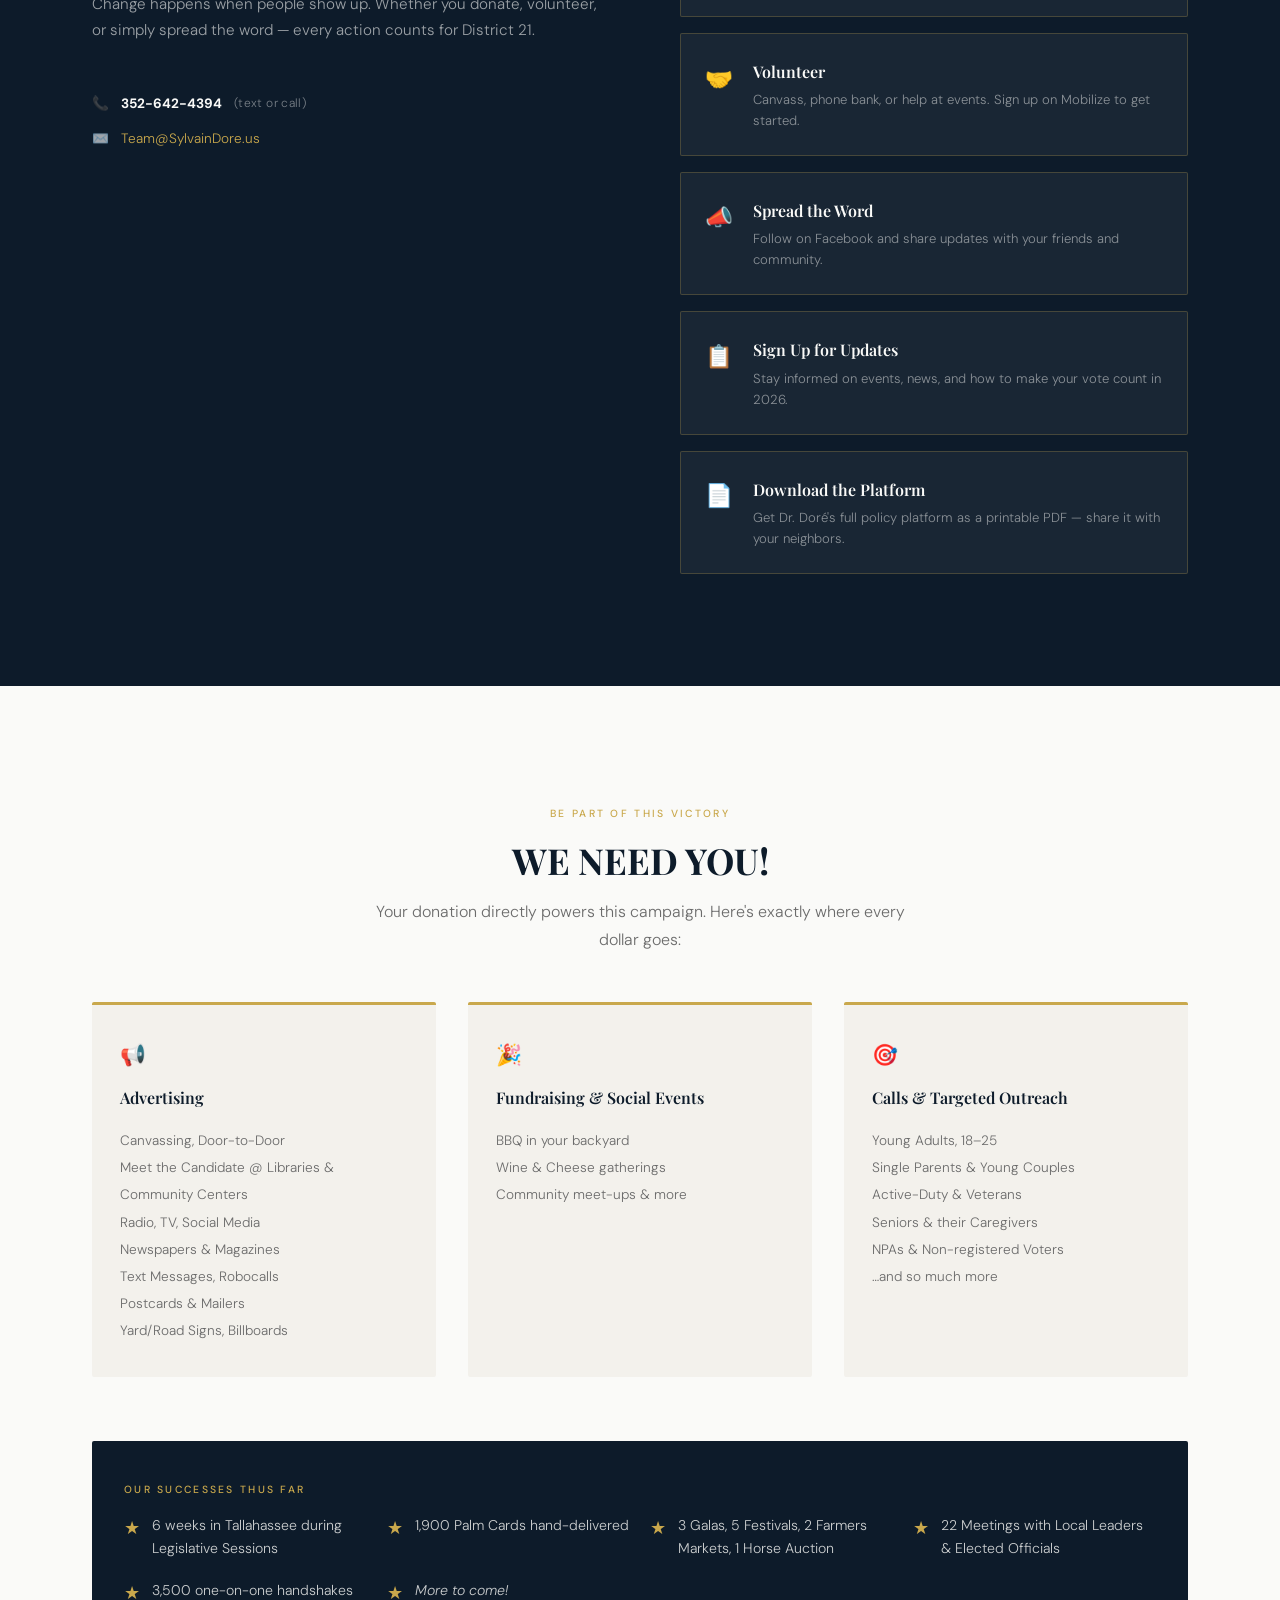
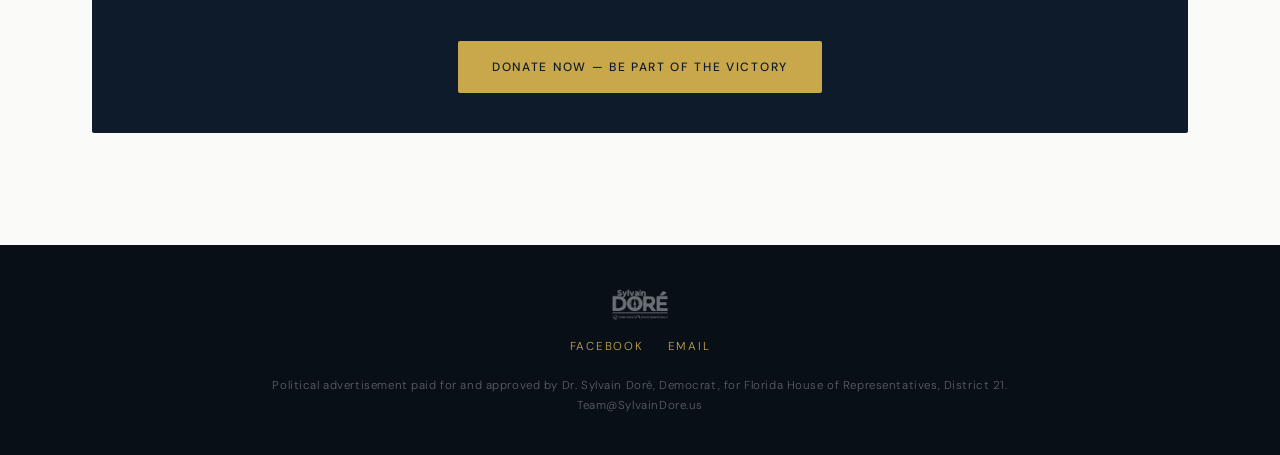
<file: backups/edit_this_index_file.html>
<!DOCTYPE html>
<html lang="en">
<head>
<meta charset="UTF-8" />
<meta name="viewport" content="width=device-width, initial-scale=1.0" />
<title>Dr. Sylvain Doré — Florida House District 21 | Gainesville, FL</title>
<meta name="description" content="Dr. Sylvain Doré is running for Florida House of Representatives District 21. Neuroscientist, former UF professor, and community advocate fighting for affordable, safe, and free Florida for every family in Gainesville and Alachua County." />
<meta name="keywords" content="Sylvain Doré, Florida House District 21, Gainesville Democrat, Alachua County, Florida House of Representatives, 2026 election" />
<meta name="robots" content="index, follow" />

<!-- Open Graph / Facebook -->
<meta property="og:type" content="website" />
<meta property="og:url" content="https://sylvaindore.us/" />
<meta property="og:title" content="Dr. Sylvain Doré — Florida House District 21" />
<meta property="og:description" content="Neuroscientist and community advocate running to make Florida more affordable, safe, and free for every family in District 21." />
<meta property="og:image" content="https://sylvaindore.us/assets/uploads/2024/04/Sylvain_half_shot_right-1-scaled-e1713667068594.jpg" />
<meta property="og:locale" content="en_US" />
<meta property="og:site_name" content="Sylvain Doré for Florida House" />

<!-- Twitter Card (for link previews, even without an active account) -->
<meta name="twitter:card" content="summary_large_image" />
<meta name="twitter:title" content="Dr. Sylvain Doré — Florida House District 21" />
<meta name="twitter:description" content="Neuroscientist and community advocate running to make Florida more affordable, safe, and free for every family in District 21." />
<meta name="twitter:image" content="https://sylvaindore.us/assets/uploads/2024/04/Sylvain_half_shot_right-1-scaled-e1713667068594.jpg" />

<link rel="preconnect" href="https://fonts.googleapis.com" />
<link rel="preconnect" href="https://fonts.gstatic.com" crossorigin />
<link href="https://fonts.googleapis.com/css2?family=Playfair+Display:ital,wght@0,400;0,600;0,700;1,400&family=DM+Sans:wght@300;400;500&display=swap" rel="stylesheet" />
<style>
  /* ── TOKENS ── */
  :root {
    --gold:       #C9A84C;
    --gold-light: #E8C97A;
    --navy:       #0D1B2A;
    --navy-mid:   #1A2E42;
    --white:      #FAFAF8;
    --off:        #F3F1EC;
    --text:       #1C1C1C;
    --muted:      #6B6B6B;
    --rule:       #D8D2C4;
    --ff-head:    'Playfair Display', Georgia, serif;
    --ff-body:    'DM Sans', sans-serif;
    --max:        1160px;
    --ease:       cubic-bezier(0.22, 1, 0.36, 1);
  }

  *, *::before, *::after { box-sizing: border-box; margin: 0; padding: 0; }

  html { scroll-behavior: smooth; font-size: 16px; }

  body {
    background: var(--white);
    color: var(--text);
    font-family: var(--ff-body);
    font-weight: 300;
    line-height: 1.7;
    -webkit-font-smoothing: antialiased;
  }

  img { display: block; max-width: 100%; }
  a { color: inherit; text-decoration: none; }

  /* ── UTILITY ── */
  .container { max-width: var(--max); margin: 0 auto; padding: 0 2rem; }
  .label {
    font-family: var(--ff-body);
    font-size: 0.65rem;
    font-weight: 500;
    letter-spacing: 0.22em;
    text-transform: uppercase;
    color: var(--gold);
  }
  .rule { width: 48px; height: 2px; background: var(--gold); display: block; }

  /* ── ANIMATIONS ── */
  @keyframes fadeUp {
    from { opacity: 0; transform: translateY(28px); }
    to   { opacity: 1; transform: translateY(0); }
  }
  @keyframes fadeIn {
    from { opacity: 0; }
    to   { opacity: 1; }
  }

  .reveal {
    opacity: 0;
    transform: translateY(24px);
    transition: opacity 0.8s var(--ease), transform 0.8s var(--ease);
  }
  .reveal.visible { opacity: 1; transform: translateY(0); }

  /* ── NAV ── */
  nav {
    position: fixed;
    top: 0; left: 0; right: 0;
    z-index: 100;
    background: rgba(250, 250, 248, 0.92);
    backdrop-filter: blur(12px);
    border-bottom: 1px solid transparent;
    transition: border-color 0.3s, box-shadow 0.3s;
  }
  nav.scrolled {
    border-color: var(--rule);
    box-shadow: 0 1px 20px rgba(0,0,0,0.06);
  }
  .nav-inner {
    display: flex;
    align-items: center;
    justify-content: space-between;
    height: 68px;
  }
  .nav-logo {
    display: flex;
    align-items: center;
    gap: 0.75rem;
  }
  .nav-logo img {
    height: 40px;
    width: auto;
  }
  .nav-wordmark {
    font-family: var(--ff-head);
    font-size: 1rem;
    font-weight: 600;
    line-height: 1.2;
    color: var(--navy);
  }
  .nav-wordmark span {
    display: block;
    font-family: var(--ff-body);
    font-size: 0.6rem;
    font-weight: 400;
    letter-spacing: 0.18em;
    text-transform: uppercase;
    color: var(--gold);
  }
  .nav-links {
    display: flex;
    align-items: center;
    gap: 2rem;
    list-style: none;
  }
  .nav-links a {
    font-size: 0.78rem;
    font-weight: 400;
    letter-spacing: 0.08em;
    text-transform: uppercase;
    color: var(--navy);
    transition: color 0.2s;
  }
  .nav-links a:hover { color: var(--gold); }

  /* ── LANG TOGGLE ── */
  .lang-toggle {
    font-size: 0.7rem;
    letter-spacing: 0.12em;
    text-transform: uppercase;
    color: var(--muted);
    border: 1px solid var(--rule);
    padding: 0.3rem 0.7rem;
    border-radius: 2px;
    transition: color 0.2s, border-color 0.2s;
  }
  .lang-toggle:hover { color: var(--gold); border-color: var(--gold); }

  /* ── HAMBURGER ── */
  .hamburger {
    display: none;
    flex-direction: column;
    justify-content: center;
    gap: 5px;
    width: 36px;
    height: 36px;
    background: none;
    border: none;
    cursor: pointer;
    padding: 4px;
    z-index: 200;
  }
  .hamburger span {
    display: block;
    height: 2px;
    background: var(--navy);
    border-radius: 2px;
    transition: transform 0.3s var(--ease), opacity 0.3s, width 0.3s;
    transform-origin: center;
  }
  .hamburger span:nth-child(2) { width: 70%; margin-left: auto; }
  .hamburger.open span:nth-child(1) { transform: translateY(7px) rotate(45deg); }
  .hamburger.open span:nth-child(2) { opacity: 0; width: 0; }
  .hamburger.open span:nth-child(3) { transform: translateY(-7px) rotate(-45deg); }

  /* ── MOBILE DRAWER ── */
  .mobile-drawer {
    display: none;
    position: fixed;
    top: 68px;
    left: 0; right: 0;
    background: rgba(250,250,248,0.97);
    backdrop-filter: blur(16px);
    border-bottom: 1px solid var(--rule);
    padding: 1.5rem 2rem 2rem;
    z-index: 99;
    flex-direction: column;
    gap: 0;
    transform: translateY(-8px);
    opacity: 0;
    transition: transform 0.3s var(--ease), opacity 0.3s;
    pointer-events: none;
  }
  .mobile-drawer.open {
    transform: translateY(0);
    opacity: 1;
    pointer-events: all;
  }
  .mobile-drawer a {
    font-size: 0.85rem;
    font-weight: 400;
    letter-spacing: 0.1em;
    text-transform: uppercase;
    color: var(--navy);
    padding: 0.9rem 0;
    border-bottom: 1px solid var(--rule);
    transition: color 0.2s;
  }
  .mobile-drawer a:last-child { border-bottom: none; }
  .mobile-drawer a:hover { color: var(--gold); }
  .mobile-drawer .btn-donate-mobile {
    margin-top: 1.25rem;
    background: var(--gold);
    color: var(--navy);
    font-weight: 500;
    padding: 0.85rem 1.5rem;
    border-radius: 2px;
    text-align: center;
    letter-spacing: 0.12em;
    border-bottom: none !important;
  }
  .mobile-drawer .btn-donate-mobile:hover { background: var(--gold-light); color: var(--navy); }
  .btn-donate {
    background: var(--gold);
    color: var(--navy) !important;
    font-weight: 500 !important;
    padding: 0.5rem 1.4rem;
    border-radius: 2px;
    transition: background 0.2s, transform 0.15s !important;
  }
  .btn-donate:hover { background: var(--gold-light) !important; transform: translateY(-1px); }

  /* ── HERO ── */
  #hero {
    min-height: 100svh;
    position: relative;
    display: flex;
    align-items: center;
    padding-top: 68px;
    background-image:
      linear-gradient(
        90deg,
        rgba(13,27,42,0.97) 0%,
        rgba(13,27,42,0.92) 38%,
        rgba(13,27,42,0.55) 58%,
        rgba(13,27,42,0.1) 75%,
        rgba(13,27,42,0) 85%
      ),
      url('/assets/uploads/hero/dore_hero_mirrored_subject_right.png');
    background-size: cover;
    background-position: right center;
    animation: fadeIn 0.6s var(--ease) both;
  }
  .hero-text {
    position: relative;
    z-index: 2;
    display: flex;
    flex-direction: column;
    justify-content: center;
    padding: 6rem 3rem 6rem 2rem;
    max-width: 520px;
    margin-left: 0;
  }
  .hero-district {
    display: inline-flex;
    align-items: center;
    gap: 0.75rem;
    margin-bottom: 2rem;
  }
  .hero-district .rule { width: 32px; background: var(--gold); }
  .hero-h1 {
    font-family: var(--ff-head);
    font-size: clamp(2.6rem, 4vw, 3.6rem);
    font-weight: 700;
    line-height: 1.1;
    color: var(--white);
    margin-bottom: 1.5rem;
  }
  .hero-h1 em {
    font-style: italic;
    color: var(--gold);
  }
  .hero-sub {
    font-size: 1rem;
    color: rgba(250,250,248,0.72);
    max-width: 440px;
    margin-bottom: 2.5rem;
    line-height: 1.75;
  }
  .hero-ctas {
    display: flex;
    gap: 1rem;
    flex-wrap: wrap;
  }
  .btn-primary {
    background: var(--gold);
    color: var(--navy);
    font-family: var(--ff-body);
    font-size: 0.75rem;
    font-weight: 500;
    letter-spacing: 0.14em;
    text-transform: uppercase;
    padding: 0.85rem 2rem;
    border-radius: 2px;
    border: 2px solid var(--gold);
    cursor: pointer;
    transition: background 0.2s, color 0.2s, transform 0.15s;
  }
  .btn-primary:hover {
    background: var(--gold-light);
    border-color: var(--gold-light);
    transform: translateY(-2px);
  }
  .btn-secondary {
    background: transparent;
    color: var(--white);
    font-family: var(--ff-body);
    font-size: 0.75rem;
    font-weight: 500;
    letter-spacing: 0.14em;
    text-transform: uppercase;
    padding: 0.85rem 2rem;
    border-radius: 2px;
    border: 2px solid rgba(250,250,248,0.5);
    cursor: pointer;
    transition: background 0.2s, color 0.2s, border-color 0.2s, transform 0.15s;
  }
  .btn-secondary:hover {
    background: rgba(250,250,248,0.1);
    border-color: var(--white);
    transform: translateY(-2px);
  }

  /* ── QUOTE BAND ── */
  #quote-band {
    background: var(--navy);
    padding: 5rem 2rem;
    text-align: center;
  }
  .quote-text {
    font-family: var(--ff-head);
    font-size: clamp(1.3rem, 2.5vw, 1.9rem);
    font-style: italic;
    color: var(--white);
    max-width: 820px;
    margin: 0 auto 1.25rem;
    line-height: 1.55;
  }
  .quote-attr {
    font-size: 0.72rem;
    letter-spacing: 0.18em;
    text-transform: uppercase;
    color: var(--gold);
  }

  /* ── ABOUT ── */
  #about {
    padding: 7rem 0;
    background: var(--white);
  }
  .about-grid {
    display: grid;
    grid-template-columns: 1fr 1.1fr;
    gap: 6rem;
    align-items: center;
  }
  .about-image-wrap {
    position: relative;
  }
  .about-image-wrap img {
    width: 100%;
    border-radius: 2px;
    filter: grayscale(8%);
  }
  .about-image-wrap::before {
    content: '';
    position: absolute;
    top: -18px;
    left: -18px;
    right: 18px;
    bottom: 18px;
    border: 2px solid var(--gold);
    border-radius: 2px;
    z-index: -1;
  }
  .about-label { margin-bottom: 1.25rem; }
  .about-h2 {
    font-family: var(--ff-head);
    font-size: clamp(1.9rem, 2.8vw, 2.6rem);
    font-weight: 700;
    color: var(--navy);
    line-height: 1.2;
    margin-bottom: 1.5rem;
  }
  .about-body { color: var(--muted); font-size: 0.97rem; margin-bottom: 1rem; }
  .about-body:last-of-type { margin-bottom: 2rem; }
  .about-creds {
    display: flex;
    flex-direction: column;
    gap: 0.6rem;
    border-left: 3px solid var(--gold);
    padding-left: 1.25rem;
    margin-top: 1.75rem;
  }
  .about-cred {
    font-size: 0.82rem;
    font-weight: 500;
    color: var(--navy);
    letter-spacing: 0.02em;
  }
  .about-cred span { color: var(--muted); font-weight: 300; }

  /* ── PRIORITIES ── */
  #priorities {
    padding: 7rem 0;
    background: var(--off);
  }
  .section-header {
    text-align: center;
    margin-bottom: 4rem;
  }
  .section-label { margin-bottom: 1rem; display: inline-block; }
  .section-h2 {
    font-family: var(--ff-head);
    font-size: clamp(1.9rem, 2.8vw, 2.6rem);
    font-weight: 700;
    color: var(--navy);
    line-height: 1.2;
  }
  .priorities-grid {
    display: grid;
    grid-template-columns: repeat(3, 1fr);
    gap: 1.5px;
    background: var(--rule);
    border: 1.5px solid var(--rule);
  }
  .priority-card {
    background: var(--white);
    padding: 2.25rem 2rem;
    transition: background 0.25s;
    cursor: default;
  }
  .priority-card:hover { background: var(--navy); }
  .priority-card:hover .pc-icon { color: var(--gold); }
  .priority-card:hover .pc-title { color: var(--white); }
  .priority-card:hover .pc-text  { color: rgba(250,250,248,0.65); }
  .pc-icon {
    font-size: 1.5rem;
    margin-bottom: 1rem;
    color: var(--gold);
    transition: color 0.25s;
  }
  .pc-title {
    font-family: var(--ff-head);
    font-size: 1.05rem;
    font-weight: 600;
    color: var(--navy);
    margin-bottom: 0.6rem;
    transition: color 0.25s;
  }
  .pc-text {
    font-size: 0.85rem;
    color: var(--muted);
    line-height: 1.65;
    transition: color 0.25s;
  }

  /* ── WHY SYLVAIN ── */
  #why {
    padding: 7rem 0;
    background: var(--white);
  }
  .why-inner {
    display: grid;
    grid-template-columns: 1fr 1fr;
    gap: 5rem;
    align-items: center;
  }
  .why-h2 {
    font-family: var(--ff-head);
    font-size: clamp(1.9rem, 2.8vw, 2.6rem);
    font-weight: 700;
    color: var(--navy);
    margin-bottom: 1.5rem;
    line-height: 1.2;
  }
  .why-body { font-size: 0.97rem; color: var(--muted); margin-bottom: 1rem; line-height: 1.8; }
  .why-image {
    position: relative;
  }
  .why-image img {
    width: 100%;
    border-radius: 2px;
  }
  .why-badge {
    position: absolute;
    bottom: -1.5rem;
    left: -1.5rem;
    background: var(--gold);
    color: var(--navy);
    padding: 1.25rem 1.5rem;
    font-family: var(--ff-head);
    font-size: 0.95rem;
    font-style: italic;
    font-weight: 600;
    max-width: 220px;
    line-height: 1.3;
    border-radius: 2px;
  }

  /* ── LOGO STORY ── */
  #logo-story {
    padding: 6rem 0;
    background: var(--off);
  }
  .logo-inner {
    display: grid;
    grid-template-columns: auto 1fr;
    gap: 4rem;
    align-items: center;
    max-width: 860px;
    margin: 0 auto;
  }
  .logo-img-wrap { flex-shrink: 0; }
  .logo-img-wrap img { width: 220px; }
  .logo-story-h3 {
    font-family: var(--ff-head);
    font-size: 1.5rem;
    font-weight: 700;
    color: var(--navy);
    margin-bottom: 1rem;
  }
  .logo-story-body { font-size: 0.9rem; color: var(--muted); line-height: 1.8; margin-bottom: 0.75rem; }

  /* ── TAKE ACTION ── */
  #action {
    padding: 7rem 0;
    background: var(--navy);
  }
  .action-inner {
    display: grid;
    grid-template-columns: 1fr 1fr;
    gap: 5rem;
    align-items: start;
  }
  .action-h2 {
    font-family: var(--ff-head);
    font-size: clamp(1.9rem, 2.8vw, 2.6rem);
    font-weight: 700;
    color: var(--white);
    margin-bottom: 1rem;
    line-height: 1.2;
  }
  .action-sub { font-size: 0.95rem; color: rgba(250,250,248,0.6); margin-bottom: 2.5rem; line-height: 1.75; }
  .action-cards {
    display: flex;
    flex-direction: column;
    gap: 1rem;
  }
  .action-card {
    background: rgba(255,255,255,0.05);
    border: 1px solid rgba(201,168,76,0.25);
    border-radius: 2px;
    padding: 1.5rem;
    display: flex;
    align-items: flex-start;
    gap: 1.25rem;
    transition: background 0.2s, border-color 0.2s, transform 0.2s;
    cursor: pointer;
  }
  .action-card:hover {
    background: rgba(201,168,76,0.1);
    border-color: var(--gold);
    transform: translateX(4px);
  }
  .action-icon { font-size: 1.4rem; flex-shrink: 0; margin-top: 0.1rem; }
  .action-card-title {
    font-family: var(--ff-head);
    font-size: 1rem;
    font-weight: 600;
    color: var(--white);
    margin-bottom: 0.25rem;
  }
  .action-card-text { font-size: 0.82rem; color: rgba(250,250,248,0.5); line-height: 1.6; }
  .contact-block { margin-top: 3rem; }
  .contact-item {
    display: flex;
    align-items: center;
    gap: 0.75rem;
    color: rgba(250,250,248,0.6);
    font-size: 0.85rem;
    margin-bottom: 0.75rem;
  }
  .contact-item strong { color: var(--white); }

  /* ── FOOTER ── */
  footer {
    background: #080F17;
    padding: 2.5rem 2rem;
    text-align: center;
  }
  .footer-logo img { height: 36px; margin: 0 auto 1rem; }
  .footer-legal {
    font-size: 0.72rem;
    color: rgba(250,250,248,0.35);
    letter-spacing: 0.05em;
    line-height: 1.7;
  }
  .footer-social {
    display: flex;
    justify-content: center;
    gap: 1.5rem;
    margin-bottom: 1.25rem;
  }
  .footer-social a {
    font-size: 0.72rem;
    letter-spacing: 0.15em;
    text-transform: uppercase;
    color: var(--gold);
    transition: opacity 0.2s;
  }
  .footer-social a:hover { opacity: 0.7; }

  /* ── RESPONSIVE ── */
  @media (max-width: 900px) {
    #hero { background-position: center right 25%; }
    .hero-text { padding: 5rem 2rem 3rem; max-width: 100%; margin: 0; background: linear-gradient(to bottom, rgba(13,27,42,0.92) 0%, rgba(13,27,42,0.7) 100%); border-radius: 0; }
    .about-grid, .why-inner, .action-inner, .logo-inner { grid-template-columns: 1fr; gap: 3rem; }
    .about-image-wrap::before { display: none; }
    .priorities-grid { grid-template-columns: 1fr 1fr; }
    .why-badge { display: none; }
    .nav-links { display: none; }
    .hamburger { display: flex; }
    .mobile-drawer { display: flex; }
    .donate-cols { grid-template-columns: 1fr !important; }
  }
  @media (max-width: 580px) {
    .priorities-grid { grid-template-columns: 1fr; }
  }
</style>
</head>
<body>

<!-- ── NAV ── -->
<nav id="main-nav">
  <div class="container nav-inner">
    <a href="#hero" class="nav-logo">
      <img
        src="/assets/uploads/2024/04/Final-Logo-No-Backgound-with-black-outline-for-white-backgrounds-300x188.png"
        alt="Sylvain Doré logo"
        onerror="this.style.display='none'"
      />
      <div class="nav-wordmark">
        Dr. Sylvain Doré
        <span>Florida House · District 21</span>
      </div>
    </a>
    <ul class="nav-links">
      <li><a href="#about">About</a></li>
      <li><a href="#priorities">Priorities</a></li>
      <li><a href="#why">Why Sylvain</a></li>
      <li><a href="#action">Take Action</a></li>
      <li><a href="https://secure.actblue.com/donate/sylvain-dore-1" class="btn-donate" target="_blank" rel="noopener">Donate</a></li>
      <li><a href="/index-es.html" class="lang-toggle">🇪🇸 Español</a></li>
    </ul>

    <button class="hamburger" id="hamburger" aria-label="Open menu" aria-expanded="false">
      <span></span><span></span><span></span>
    </button>
  </div>
</nav>

<!-- ── MOBILE DRAWER ── -->
<div class="mobile-drawer" id="mobile-drawer" aria-hidden="true">
  <a href="#about" class="drawer-link">About</a>
  <a href="#priorities" class="drawer-link">Priorities</a>
  <a href="#why" class="drawer-link">Why Sylvain</a>
  <a href="#action" class="drawer-link">Take Action</a>
  <a href="/index-es.html" class="drawer-link">🇪🇸 Español</a>
  <a href="https://secure.actblue.com/donate/sylvain-dore-1" class="btn-donate-mobile" target="_blank" rel="noopener">Donate</a>
</div>

<!-- ── HERO ── -->
<section id="hero">
  <div class="hero-text">
    <div class="hero-district">
      <span class="rule"></span>
      <span class="label">Florida House of Representatives · District 21</span>
    </div>
    <h1 class="hero-h1">
      A Brain Doctor<br/>for <em>the People</em><br/>of Florida.
    </h1>
    <p class="hero-sub">
      Dr. Sylvain Doré — doctor in neurocritical care, former UF professor, and community advocate — is running to make Florida more affordable, safe, and free for every family in District 21.
    </p>
    <div class="hero-ctas">
      <a href="#about" class="btn-primary">Meet Dr. Doré</a>
      <a href="#donate-impact" class="btn-secondary">Donate</a>
    </div>
    <p style="margin-top:1rem;font-size:0.78rem;letter-spacing:0.03em;">
      <a href="#donate-impact" style="color:var(--gold);text-decoration:underline;text-underline-offset:3px;">See how your donation helps →</a>
    </p>
  </div>
</section>

<!-- ── QUOTE BAND ── -->
<section id="quote-band">
  <blockquote>
    <p class="quote-text">"Every politician should be reminded every day that government works for the people, and not the other way around."</p>
    <cite class="quote-attr">— Dr. Sylvain Doré</cite>
  </blockquote>
</section>

<!-- ── ABOUT ── -->
<section id="about">
  <div class="container">
    <div class="about-grid">
      <div class="about-image-wrap reveal">
        <img
          src="/assets/uploads/2024/04/Sylvain_half_shot_right-1-scaled-e1713667068594.jpg"
          alt="Dr. Sylvain Doré — portrait"
        />
      </div>
      <div class="reveal">
        <p class="label about-label">Meet the Candidate</p>
        <h2 class="about-h2">Meet Dr. Sylvain Doré</h2>
        <p class="about-body">
          Sylvain Doré is a renowned brain doctor and former professor of Anesthesiology and Neuroscience at the University of Florida. Originally from Neuville, Québec, he served for thirteen years at UF, rising to the university's Board of Trustees before retiring to focus on his passions for politics, real estate, and philanthropy.
        </p>
        <p class="about-body">
          As an active Democrat, Sylvain believes that with the right changes and leadership, Florida can become the safest and most affordable state in the nation. His core values — democracy, freedom, and compassion for all people — have guided every chapter of his life.
        </p>
        <div class="about-creds">
          <div class="about-cred">Professor of Anesthesiology &amp; Neuroscience <span>— University of Florida</span></div>
          <div class="about-cred">Member, UF Board of Trustees</div>
          <div class="about-cred">Philanthropist &amp; Community Advocate</div>
          <div class="about-cred">Democrat <span>— Florida House District 21</span></div>
        </div>
      </div>
    </div>
  </div>
</section>

<!-- ── PRIORITIES ── -->
<section id="priorities">
  <div class="container">
    <div class="section-header reveal">
      <span class="label section-label">What Sylvain Stands For</span>
      <h2 class="section-h2">Priorities for District 21</h2>
    </div>
    <div class="priorities-grid">
      <div class="priority-card reveal">
        <div class="pc-icon">🏥</div>
        <div class="pc-title">Healthcare Access</div>
        <p class="pc-text">A healthy society starts with healthy people. Every Floridian deserves access to the care they need — without financial ruin.</p>
      </div>
      <div class="priority-card reveal">
        <div class="pc-icon">🎓</div>
        <div class="pc-title">Public Education</div>
        <p class="pc-text">Florida's public education system needs investment, not politicization. Dr. Doré will fight to restore standards and funding for our schools.</p>
      </div>
      <div class="priority-card reveal">
        <div class="pc-icon">⚖️</div>
        <div class="pc-title">Right to Choose</div>
        <p class="pc-text">Access to comprehensive reproductive healthcare is a fundamental right that must be protected for every woman in Florida.</p>
      </div>
      <div class="priority-card reveal">
        <div class="pc-icon">🏠</div>
        <div class="pc-title">Cost of Living</div>
        <p class="pc-text">Floridians can no longer afford Florida. Rising rents, insurance, and inflation demand bold leadership — not bailouts for corporations.</p>
      </div>
      <div class="priority-card reveal">
        <div class="pc-icon">🌿</div>
        <div class="pc-title">Environment</div>
        <p class="pc-text">Florida's environment is too precious to destroy. Dr. Doré will champion clean water, endangered species, and climate action.</p>
      </div>
      <div class="priority-card reveal">
        <div class="pc-icon">🛡️</div>
        <div class="pc-title">Public Safety</div>
        <p class="pc-text">Safe communities require compassion and pragmatism — evidence-based programs for mental health and addiction, not just punishment.</p>
      </div>
      <div class="priority-card reveal">
        <div class="pc-icon">🌾</div>
        <div class="pc-title">Agriculture</div>
        <p class="pc-text">"If you eat, you're involved in agriculture." Florida's farms are essential to feeding America, and our government must recognize that.</p>
      </div>
      <div class="priority-card reveal">
        <div class="pc-icon">💼</div>
        <div class="pc-title">Economic Prosperity</div>
        <p class="pc-text">Small businesses are the backbone of our economy. Dr. Doré will level the playing field against corporate monopolies and create real opportunity.</p>
      </div>
      <div class="priority-card reveal">
        <div class="pc-icon">🎭</div>
        <div class="pc-title">Culture &amp; the Arts</div>
        <p class="pc-text">Florida's cultural diversity is a strength. Thriving arts and cultural institutions enrich every community and deserve full support.</p>
      </div>
    </div>
  </div>
</section>

<!-- ── WHY SYLVAIN ── -->
<section id="why">
  <div class="container">
    <div class="why-inner">
      <div class="reveal">
        <span class="label" style="display:block;margin-bottom:1.25rem;">Why Dr. Doré</span>
        <h2 class="why-h2">Experience + H.E.A.R.T. = Results that matter to you!</h2>
        <p class="why-body">
          After dedicating decades to academia as a brain doctor, Sylvain felt compelled to extend his reach by engaging in public service. While his work in education and research significantly benefited his students, he sought a broader platform to effect change on a larger scale.
        </p>
        <p class="why-body">
          Becoming a state representative will enable Dr. Doré to influence laws and policies that directly affect the lives of countless Floridians — making the state more affordable, accessible, and safe for working families.
        </p>
        <p class="why-body">
          Having nurtured success among his students and colleagues, Dr. Doré sees his candidacy as a natural progression toward promoting the well-being of all Floridians through effective governance and leadership. Above all, his deep-rooted desire to care for people drives him to serve.
        </p>
      </div>
      <div class="why-image reveal">
        <img
          src="/assets/uploads/2024/06/Syl_Yolo5-215x300.jpg"
          alt="Sylvain Doré with YOLO"
        />
        <div class="why-badge">"You Only<br/>Live Once"<br/>— YOLO</div>
      </div>
    </div>
  </div>
</section>

<!-- ── LOGO STORY ── -->
<section id="logo-story">
  <div class="container">
    <div class="logo-inner reveal">
      <div class="logo-img-wrap">
        <img
          src="/assets/uploads/2024/04/Final-Logo-No-Backgound-with-black-outline-for-white-backgrounds-300x188.png"
          alt="Sylvain Doré campaign logo"
        />
      </div>
      <div>
        <span class="label" style="display:block;margin-bottom:0.75rem;">The Story Behind the Logo</span>
        <h3 class="logo-story-h3">A Brain, a Bridge, and a Name that Means Gold</h3>
        <p class="logo-story-body">
          As a trained brain doctor, Sylvain incorporated the brain into his logo as a symbol of intellect and innovation. With a nod to artificial intelligence, it represents the core of his life's work.
        </p>
        <p class="logo-story-body">
          Both the left and right sides of the brain show a connection — symbolizing the importance of bridging different perspectives, whether on the political spectrum or the educational spectrum, linking STEM with the Arts.
        </p>
        <p class="logo-story-body">
          The color gold? A simple translation of his last name: <em>Doré</em> — which means "golden" in French.
        </p>
      </div>
    </div>
  </div>
</section>

<!-- ── TAKE ACTION ── -->
<section id="action">
  <div class="container">
    <div class="action-inner">
      <div class="reveal">
        <span class="label" style="display:block;margin-bottom:1.25rem;color:var(--gold);">Take Action</span>
        <h2 class="action-h2">Help Build a Better Florida</h2>
        <p class="action-sub">
          Change happens when people show up. Whether you donate, volunteer, or simply spread the word — every action counts for District 21.
        </p>
        <div class="contact-block">
          <div class="contact-item">📞 <strong>352-642-4394</strong> <span style="font-size:0.75rem;font-weight:300;color:rgba(250,250,248,0.45);letter-spacing:0.03em;">(text or call)</span></div>
          <div class="contact-item">✉️ <a href="mailto:Team@SylvainDore.us" style="color:var(--gold)">Team@SylvainDore.us</a></div>
        </div>
      </div>
      <div class="action-cards reveal">
        <a href="https://secure.actblue.com/donate/sylvain-dore-1" target="_blank" rel="noopener" class="action-card">
          <div class="action-icon">💛</div>
          <div>
            <div class="action-card-title">Donate</div>
            <p class="action-card-text">Your contribution — large or small — powers the campaign to flip District 21.</p>
          </div>
        </a>
        <a href="https://www.mobilize.us/sylvaindore/" target="_blank" class="action-card">
          <div class="action-icon">🤝</div>
          <div>
            <div class="action-card-title">Volunteer</div>
            <p class="action-card-text">Canvass, phone bank, or help at events. Sign up on Mobilize to get started.</p>
          </div>
        </a>
        <a href="https://www.facebook.com/profile.php?id=61557299093159" target="_blank" class="action-card">
          <div class="action-icon">📣</div>
          <div>
            <div class="action-card-title">Spread the Word</div>
            <p class="action-card-text">Follow on Facebook and share updates with your friends and community.</p>
          </div>
        </a>
        <a href="https://sylvaindore.us/take-action-contact-us/" target="_blank" class="action-card">
          <div class="action-icon">📋</div>
          <div>
            <div class="action-card-title">Sign Up for Updates</div>
            <p class="action-card-text">Stay informed on events, news, and how to make your vote count in 2026.</p>
          </div>
        </a>
        <a href="/assets/docs/dore-platform-2026.pdf" download class="action-card">
          <div class="action-icon">📄</div>
          <div>
            <div class="action-card-title">Download the Platform</div>
            <p class="action-card-text">Get Dr. Doré's full policy platform as a printable PDF — share it with your neighbors.</p>
          </div>
        </a>
      </div>
    </div>
  </div>
</section>

<!-- ── DONATION IMPACT ── -->
<section id="donate-impact" style="padding:7rem 0;background:var(--white);">
  <div class="container">
    <div class="section-header reveal" style="margin-bottom:3rem;">
      <span class="label section-label">Be Part of This Victory</span>
      <h2 class="section-h2" style="color:var(--navy);">WE NEED YOU!</h2>
      <p style="margin-top:1rem;font-size:1rem;color:var(--muted);max-width:560px;margin-left:auto;margin-right:auto;line-height:1.75;">Your donation directly powers this campaign. Here's exactly where every dollar goes:</p>
    </div>
    <div style="display:grid;grid-template-columns:repeat(3,1fr);gap:2rem;" class="donate-cols">

      <div class="reveal" style="background:var(--off);border-top:3px solid var(--gold);padding:2rem 1.75rem;border-radius:2px;">
        <div style="font-size:1.3rem;margin-bottom:0.75rem;">📢</div>
        <div style="font-family:var(--ff-head);font-size:1rem;font-weight:600;color:var(--navy);margin-bottom:1rem;">Advertising</div>
        <ul style="list-style:none;font-size:0.85rem;color:var(--muted);line-height:2;">
          <li>Canvassing, Door-to-Door</li>
          <li>Meet the Candidate @ Libraries &amp; Community Centers</li>
          <li>Radio, TV, Social Media</li>
          <li>Newspapers &amp; Magazines</li>
          <li>Text Messages, Robocalls</li>
          <li>Postcards &amp; Mailers</li>
          <li>Yard/Road Signs, Billboards</li>
        </ul>
      </div>

      <div class="reveal" style="background:var(--off);border-top:3px solid var(--gold);padding:2rem 1.75rem;border-radius:2px;">
        <div style="font-size:1.3rem;margin-bottom:0.75rem;">🎉</div>
        <div style="font-family:var(--ff-head);font-size:1rem;font-weight:600;color:var(--navy);margin-bottom:1rem;">Fundraising &amp; Social Events</div>
        <ul style="list-style:none;font-size:0.85rem;color:var(--muted);line-height:2;">
          <li>BBQ in your backyard</li>
          <li>Wine &amp; Cheese gatherings</li>
          <li>Community meet-ups &amp; more</li>
        </ul>
      </div>

      <div class="reveal" style="background:var(--off);border-top:3px solid var(--gold);padding:2rem 1.75rem;border-radius:2px;">
        <div style="font-size:1.3rem;margin-bottom:0.75rem;">🎯</div>
        <div style="font-family:var(--ff-head);font-size:1rem;font-weight:600;color:var(--navy);margin-bottom:1rem;">Calls &amp; Targeted Outreach</div>
        <ul style="list-style:none;font-size:0.85rem;color:var(--muted);line-height:2;">
          <li>Young Adults, 18–25</li>
          <li>Single Parents &amp; Young Couples</li>
          <li>Active-Duty &amp; Veterans</li>
          <li>Seniors &amp; their Caregivers</li>
          <li>NPAs &amp; Non-registered Voters</li>
          <li>…and so much more</li>
        </ul>
      </div>

    </div>

    <!-- Successes -->
    <div class="reveal" style="margin-top:4rem;background:var(--navy);border-radius:2px;padding:2.5rem 2rem;">
      <p class="label" style="margin-bottom:1rem;display:block;">Our Successes Thus Far</p>
      <div style="display:grid;grid-template-columns:repeat(auto-fit,minmax(200px,1fr));gap:1.25rem;">
        <div style="display:flex;align-items:flex-start;gap:0.75rem;">
          <span style="color:var(--gold);font-size:1.1rem;flex-shrink:0;">★</span>
          <span style="font-size:0.88rem;color:rgba(250,250,248,0.8);line-height:1.6;">6 weeks in Tallahassee during Legislative Sessions</span>
        </div>
        <div style="display:flex;align-items:flex-start;gap:0.75rem;">
          <span style="color:var(--gold);font-size:1.1rem;flex-shrink:0;">★</span>
          <span style="font-size:0.88rem;color:rgba(250,250,248,0.8);line-height:1.6;">1,900 Palm Cards hand-delivered</span>
        </div>
        <div style="display:flex;align-items:flex-start;gap:0.75rem;">
          <span style="color:var(--gold);font-size:1.1rem;flex-shrink:0;">★</span>
          <span style="font-size:0.88rem;color:rgba(250,250,248,0.8);line-height:1.6;">3 Galas, 5 Festivals, 2 Farmers Markets, 1 Horse Auction</span>
        </div>
        <div style="display:flex;align-items:flex-start;gap:0.75rem;">
          <span style="color:var(--gold);font-size:1.1rem;flex-shrink:0;">★</span>
          <span style="font-size:0.88rem;color:rgba(250,250,248,0.8);line-height:1.6;">22 Meetings with Local Leaders &amp; Elected Officials</span>
        </div>
        <div style="display:flex;align-items:flex-start;gap:0.75rem;">
          <span style="color:var(--gold);font-size:1.1rem;flex-shrink:0;">★</span>
          <span style="font-size:0.88rem;color:rgba(250,250,248,0.8);line-height:1.6;">3,500 one-on-one handshakes</span>
        </div>
        <div style="display:flex;align-items:flex-start;gap:0.75rem;">
          <span style="color:var(--gold);font-size:1.1rem;flex-shrink:0;">★</span>
          <span style="font-size:0.88rem;color:rgba(250,250,248,0.8);line-height:1.6;font-style:italic;">More to come!</span>
        </div>
      </div>
      <div style="margin-top:2rem;text-align:center;">
        <a href="https://secure.actblue.com/donate/sylvain-dore-1" target="_blank" rel="noopener" class="btn-primary" style="display:inline-block;background:var(--gold);color:var(--navy);border-color:var(--gold);">Donate Now — Be Part of the Victory</a>
      </div>
    </div>

  </div>
</section>

<!-- ── FOOTER ── -->
<footer>
  <div class="footer-logo">
    <img
      src="/assets/uploads/2024/04/Final-Logo-No-Backgound-with-black-outline-for-white-backgrounds-300x188.png"
      alt="Sylvain Doré logo"
      style="filter:brightness(0) invert(1) opacity(0.4);"
      onerror="this.style.display='none'"
    />
  </div>
  <div class="footer-social">
    <a href="https://www.facebook.com/profile.php?id=61557299093159" target="_blank">Facebook</a>
    <a href="mailto:Team@SylvainDore.us">Email</a>
  </div>
  <p class="footer-legal">
    Political advertisement paid for and approved by Dr. Sylvain Doré, Democrat, for Florida House of Representatives, District 21.<br/>
    Team@SylvainDore.us
  </p>
</footer>

<script>
  // Nav scroll state
  const nav = document.getElementById('main-nav');
  window.addEventListener('scroll', () => {
    nav.classList.toggle('scrolled', window.scrollY > 20);
  }, { passive: true });

  // Hamburger / mobile drawer
  const hamburger = document.getElementById('hamburger');
  const drawer = document.getElementById('mobile-drawer');
  hamburger.addEventListener('click', () => {
    const isOpen = hamburger.classList.toggle('open');
    drawer.classList.toggle('open', isOpen);
    hamburger.setAttribute('aria-expanded', isOpen);
    drawer.setAttribute('aria-hidden', !isOpen);
  });
  // Close drawer on link click
  drawer.querySelectorAll('a').forEach(link => {
    link.addEventListener('click', () => {
      hamburger.classList.remove('open');
      drawer.classList.remove('open');
      hamburger.setAttribute('aria-expanded', false);
      drawer.setAttribute('aria-hidden', true);
    });
  });
  // Close drawer on outside click
  document.addEventListener('click', (e) => {
    if (!nav.contains(e.target) && !drawer.contains(e.target)) {
      hamburger.classList.remove('open');
      drawer.classList.remove('open');
      hamburger.setAttribute('aria-expanded', false);
      drawer.setAttribute('aria-hidden', true);
    }
  });

  // Scroll reveal
  const revealEls = document.querySelectorAll('.reveal');
  const observer = new IntersectionObserver((entries) => {
    entries.forEach((entry, i) => {
      if (entry.isIntersecting) {
        // stagger siblings slightly
        const siblings = [...entry.target.parentElement.querySelectorAll('.reveal')];
        const idx = siblings.indexOf(entry.target);
        setTimeout(() => {
          entry.target.classList.add('visible');
        }, idx * 80);
        observer.unobserve(entry.target);
      }
    });
  }, { threshold: 0.12 });
  revealEls.forEach(el => observer.observe(el));
</script>
</body>
</html>
</file>
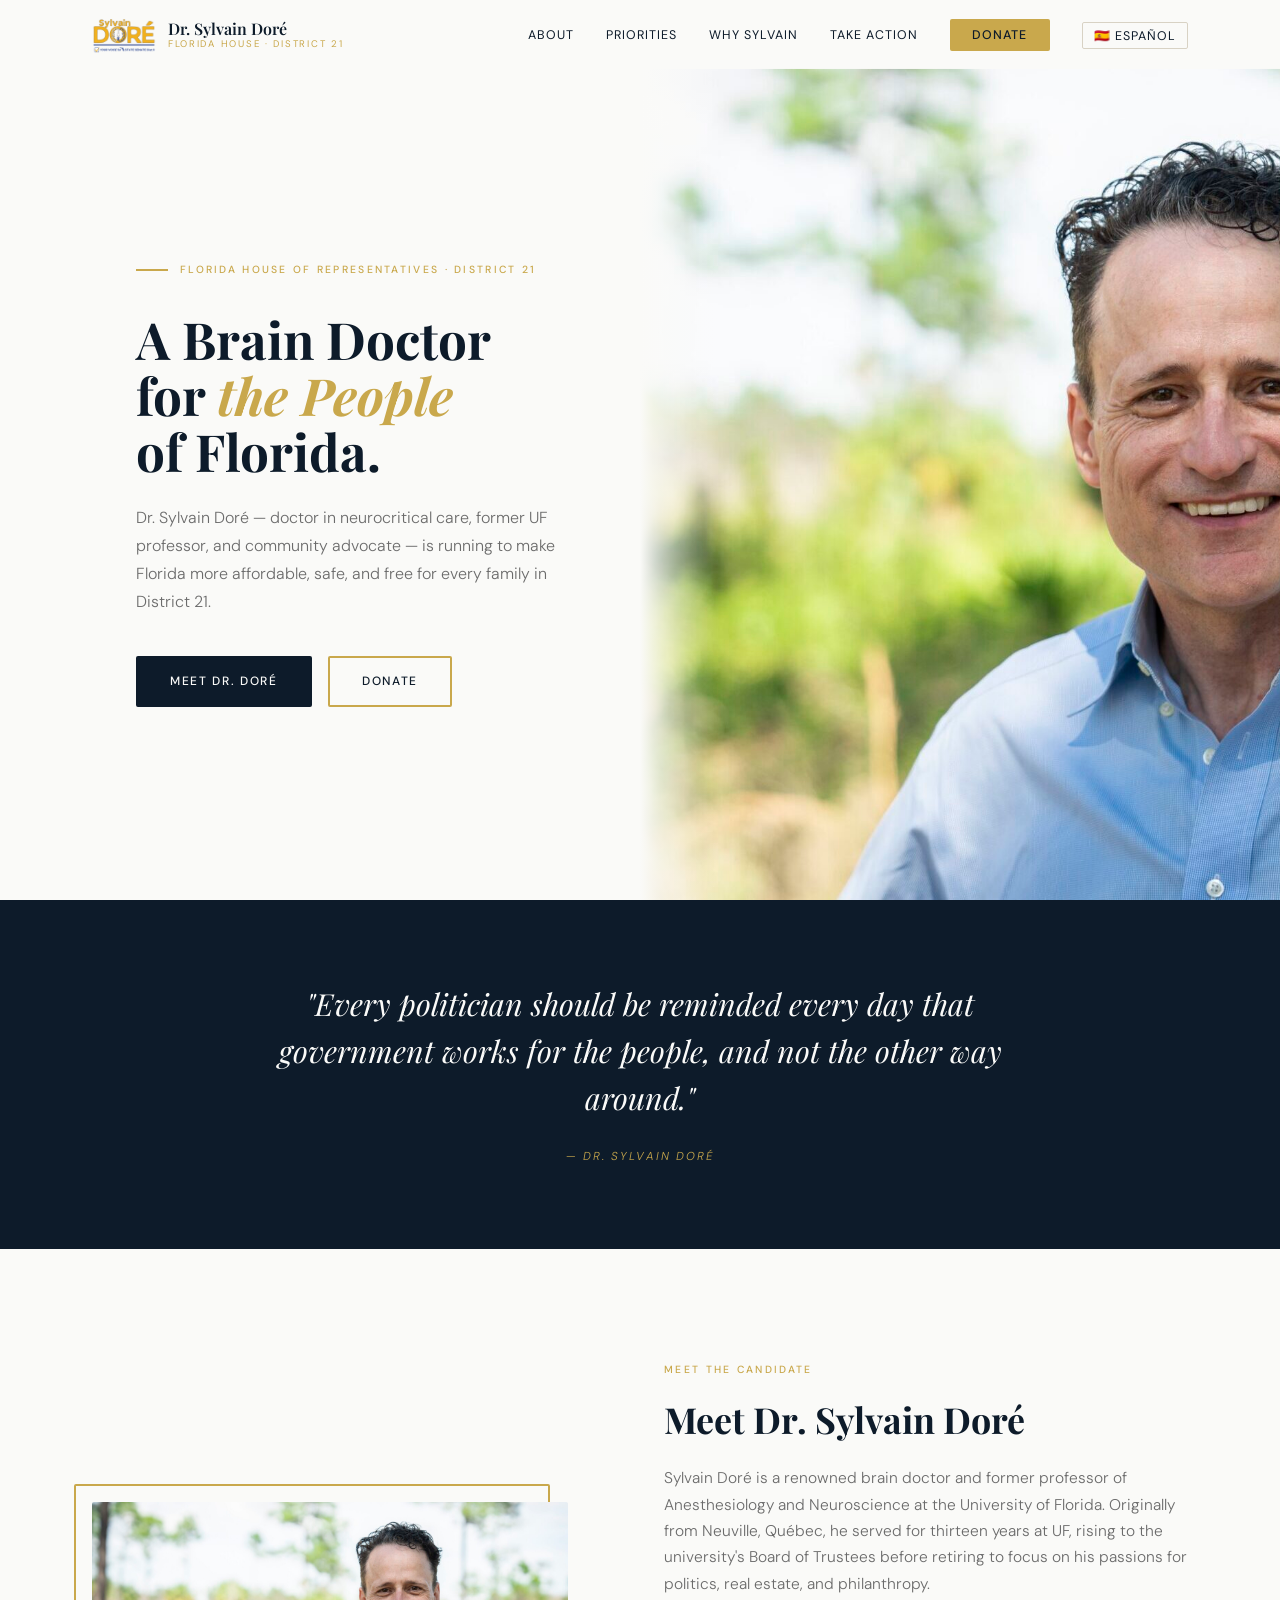
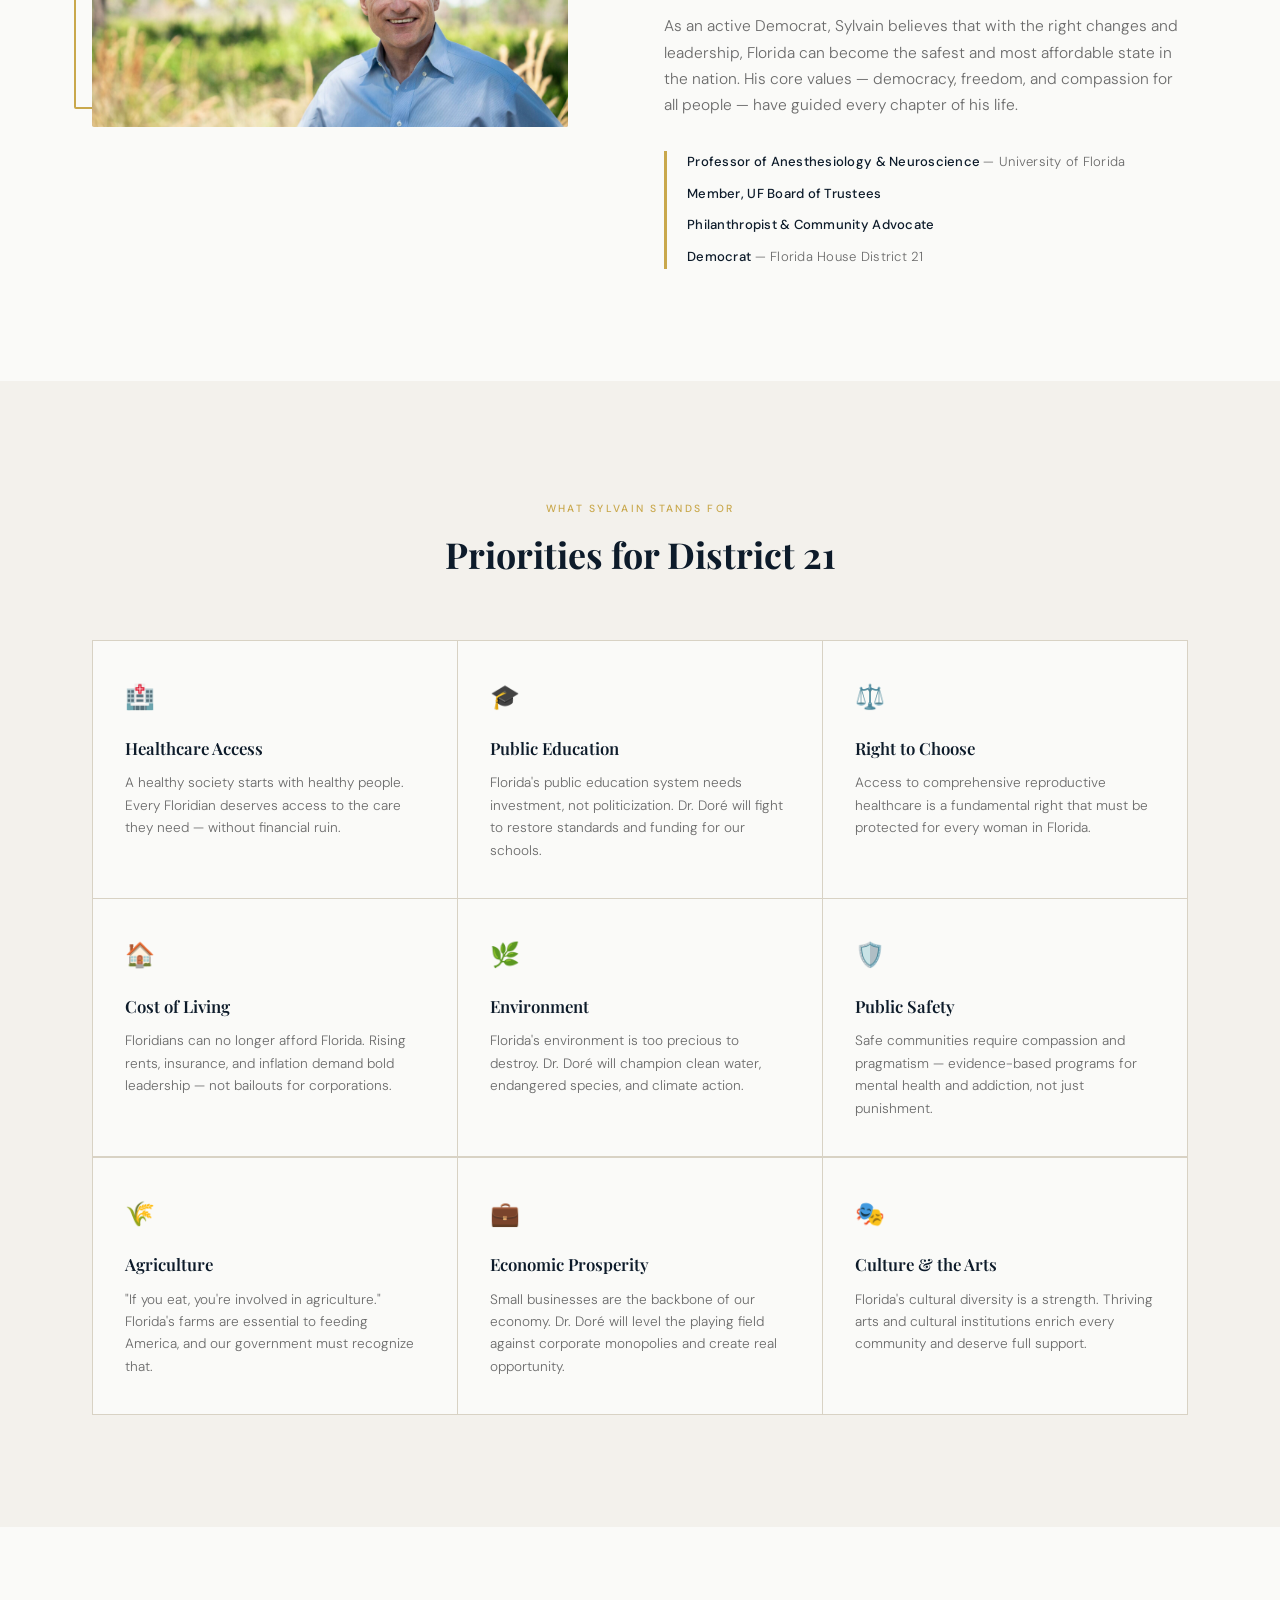
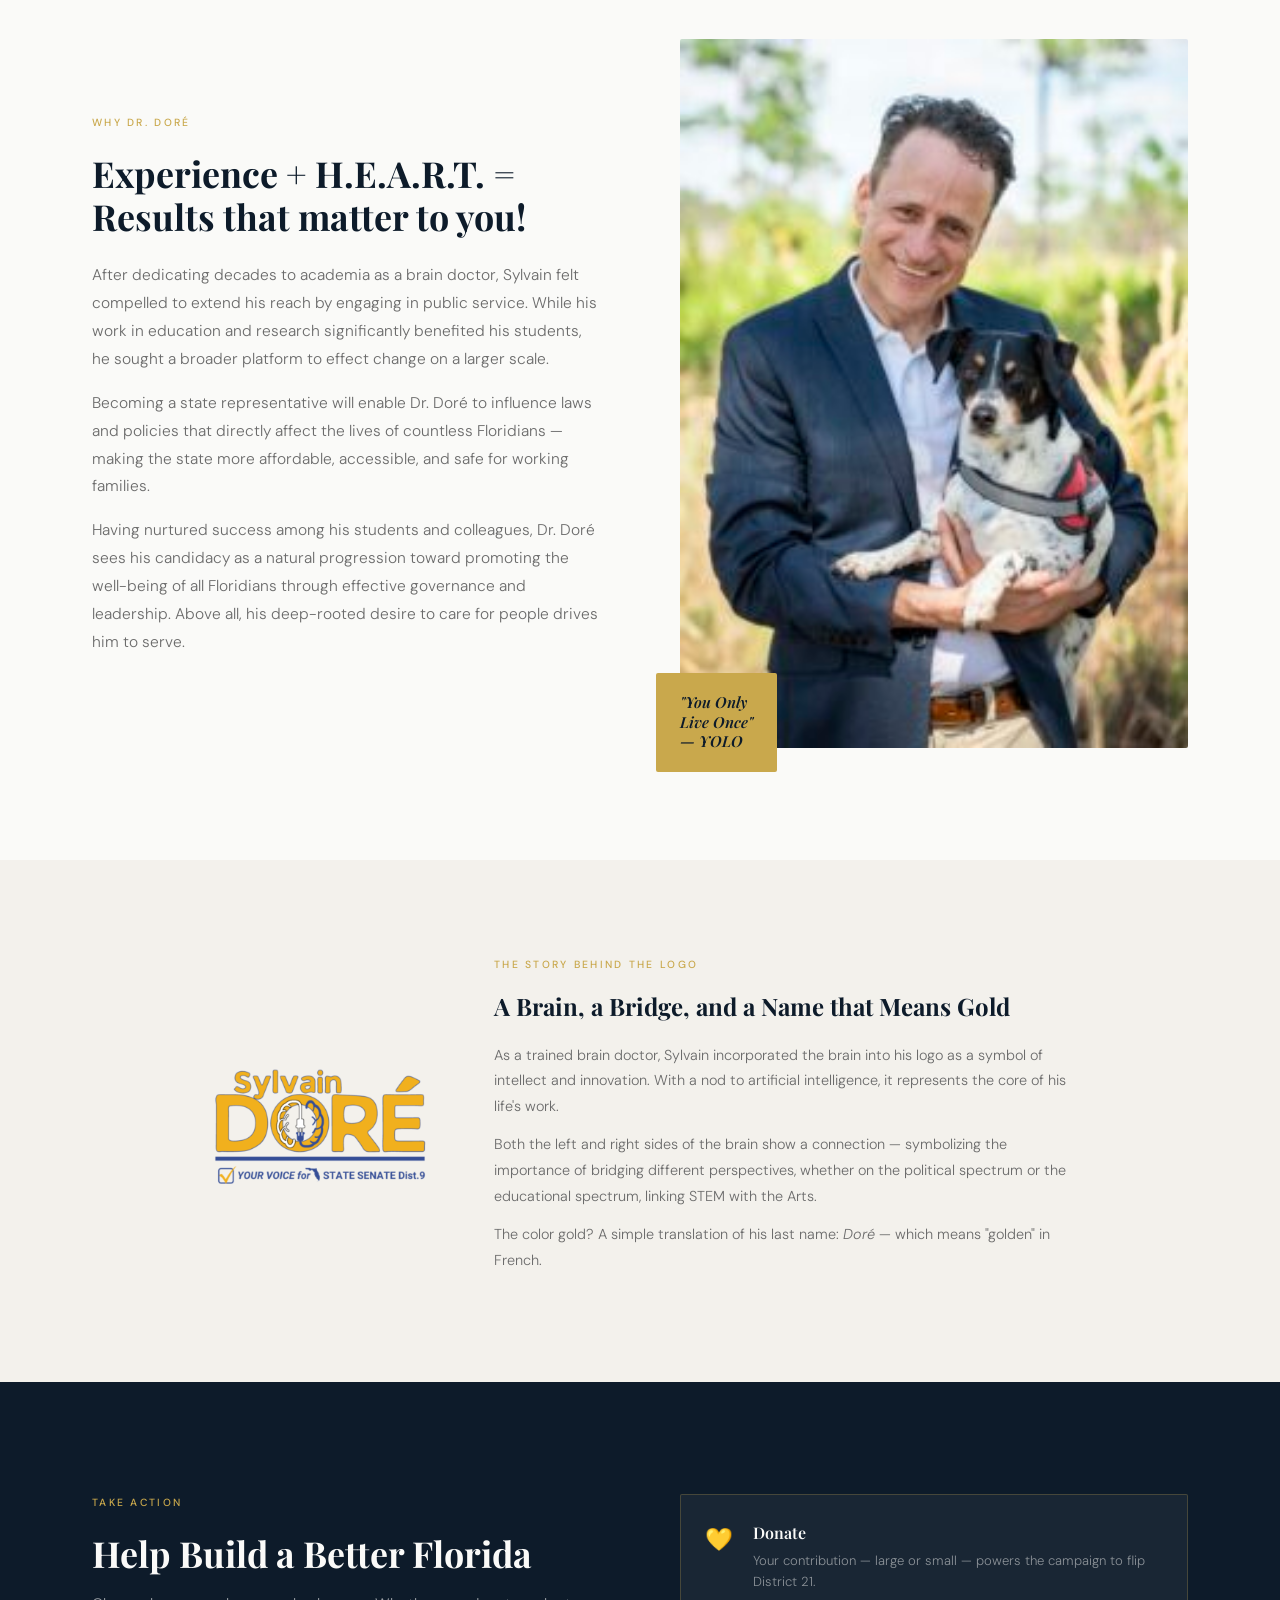
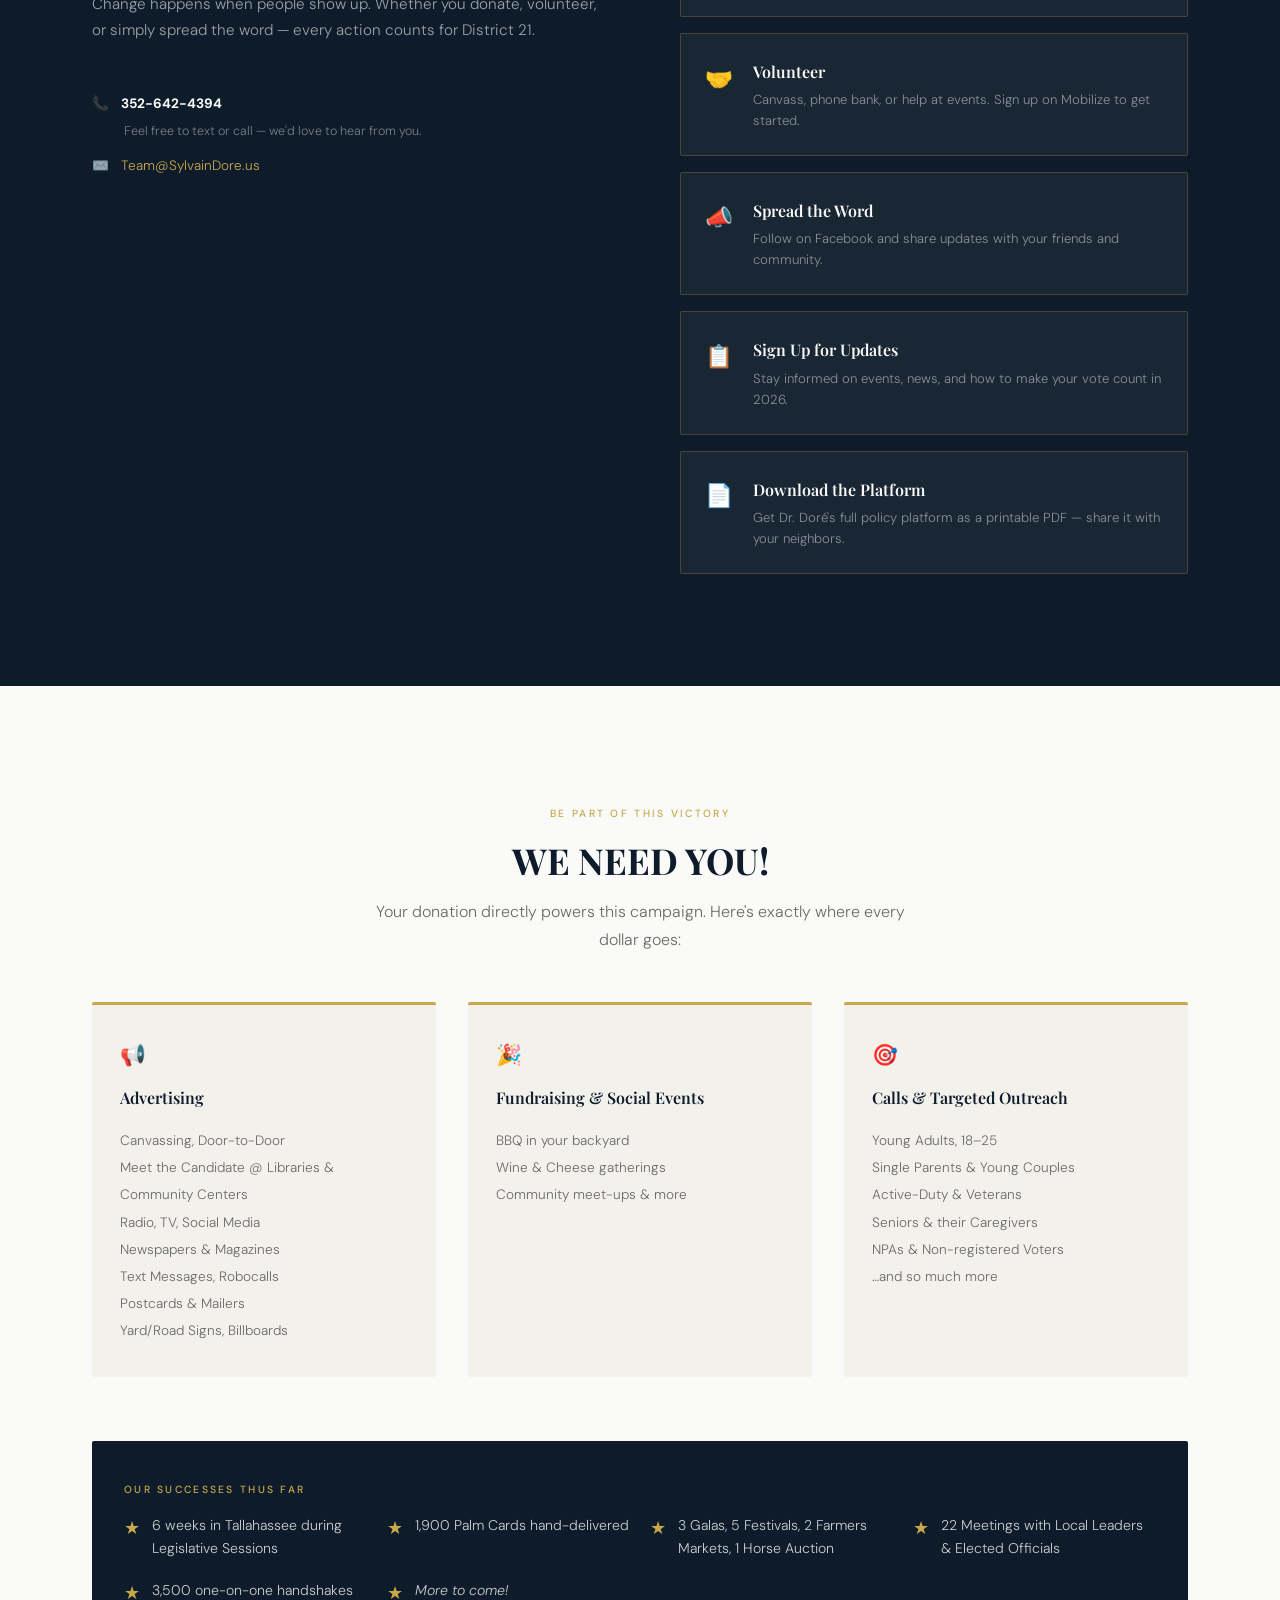
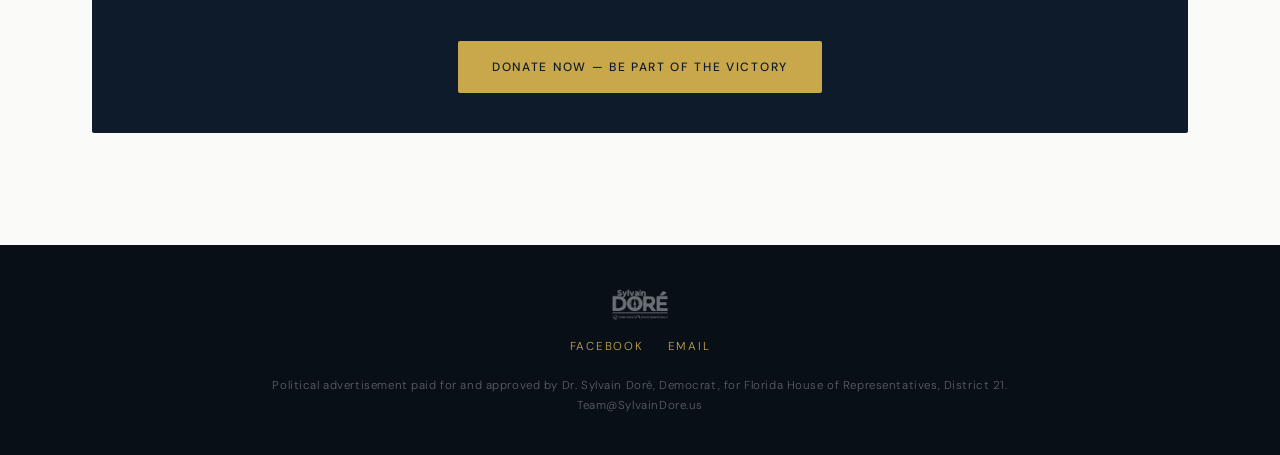
<file: backups/index_old6.html>
<!DOCTYPE html>
<html lang="en">
<head>
<meta charset="UTF-8" />
<meta name="viewport" content="width=device-width, initial-scale=1.0" />
<title>Dr. Sylvain Doré — Florida House District 21 | Gainesville, FL</title>
<meta name="description" content="Dr. Sylvain Doré is running for Florida House of Representatives District 21. Neuroscientist, former UF professor, and community advocate fighting for affordable, safe, and free Florida for every family in Gainesville and Alachua County." />
<meta name="keywords" content="Sylvain Doré, Florida House District 21, Gainesville Democrat, Alachua County, Florida House of Representatives, 2026 election" />
<meta name="robots" content="index, follow" />

<!-- Open Graph / Facebook -->
<meta property="og:type" content="website" />
<meta property="og:url" content="https://sylvaindore.us/" />
<meta property="og:title" content="Dr. Sylvain Doré — Florida House District 21" />
<meta property="og:description" content="Neuroscientist and community advocate running to make Florida more affordable, safe, and free for every family in District 21." />
<meta property="og:image" content="https://sylvaindore.us/assets/uploads/2024/04/Sylvain_half_shot_right-1-scaled-e1713667068594.jpg" />
<meta property="og:locale" content="en_US" />
<meta property="og:site_name" content="Sylvain Doré for Florida House" />

<!-- Twitter Card (for link previews, even without an active account) -->
<meta name="twitter:card" content="summary_large_image" />
<meta name="twitter:title" content="Dr. Sylvain Doré — Florida House District 21" />
<meta name="twitter:description" content="Neuroscientist and community advocate running to make Florida more affordable, safe, and free for every family in District 21." />
<meta name="twitter:image" content="https://sylvaindore.us/assets/uploads/2024/04/Sylvain_half_shot_right-1-scaled-e1713667068594.jpg" />

<link rel="preconnect" href="https://fonts.googleapis.com" />
<link rel="preconnect" href="https://fonts.gstatic.com" crossorigin />
<link href="https://fonts.googleapis.com/css2?family=Playfair+Display:ital,wght@0,400;0,600;0,700;1,400&family=DM+Sans:wght@300;400;500&display=swap" rel="stylesheet" />
<style>
  /* ── TOKENS ── */
  :root {
    --gold:       #C9A84C;
    --gold-light: #E8C97A;
    --navy:       #0D1B2A;
    --navy-mid:   #1A2E42;
    --white:      #FAFAF8;
    --off:        #F3F1EC;
    --text:       #1C1C1C;
    --muted:      #6B6B6B;
    --rule:       #D8D2C4;
    --ff-head:    'Playfair Display', Georgia, serif;
    --ff-body:    'DM Sans', sans-serif;
    --max:        1160px;
    --ease:       cubic-bezier(0.22, 1, 0.36, 1);
  }

  *, *::before, *::after { box-sizing: border-box; margin: 0; padding: 0; }

  html { scroll-behavior: smooth; font-size: 16px; }

  body {
    background: var(--white);
    color: var(--text);
    font-family: var(--ff-body);
    font-weight: 300;
    line-height: 1.7;
    -webkit-font-smoothing: antialiased;
  }

  img { display: block; max-width: 100%; }
  a { color: inherit; text-decoration: none; }

  /* ── UTILITY ── */
  .container { max-width: var(--max); margin: 0 auto; padding: 0 2rem; }
  .label {
    font-family: var(--ff-body);
    font-size: 0.65rem;
    font-weight: 500;
    letter-spacing: 0.22em;
    text-transform: uppercase;
    color: var(--gold);
  }
  .rule { width: 48px; height: 2px; background: var(--gold); display: block; }

  /* ── ANIMATIONS ── */
  @keyframes fadeUp {
    from { opacity: 0; transform: translateY(28px); }
    to   { opacity: 1; transform: translateY(0); }
  }
  @keyframes fadeIn {
    from { opacity: 0; }
    to   { opacity: 1; }
  }

  .reveal {
    opacity: 0;
    transform: translateY(24px);
    transition: opacity 0.8s var(--ease), transform 0.8s var(--ease);
  }
  .reveal.visible { opacity: 1; transform: translateY(0); }

  /* ── NAV ── */
  nav {
    position: fixed;
    top: 0; left: 0; right: 0;
    z-index: 100;
    background: rgba(250, 250, 248, 0.92);
    backdrop-filter: blur(12px);
    border-bottom: 1px solid transparent;
    transition: border-color 0.3s, box-shadow 0.3s;
  }
  nav.scrolled {
    border-color: var(--rule);
    box-shadow: 0 1px 20px rgba(0,0,0,0.06);
  }
  .nav-inner {
    display: flex;
    align-items: center;
    justify-content: space-between;
    height: 68px;
  }
  .nav-logo {
    display: flex;
    align-items: center;
    gap: 0.75rem;
  }
  .nav-logo img {
    height: 40px;
    width: auto;
  }
  .nav-wordmark {
    font-family: var(--ff-head);
    font-size: 1rem;
    font-weight: 600;
    line-height: 1.2;
    color: var(--navy);
  }
  .nav-wordmark span {
    display: block;
    font-family: var(--ff-body);
    font-size: 0.6rem;
    font-weight: 400;
    letter-spacing: 0.18em;
    text-transform: uppercase;
    color: var(--gold);
  }
  .nav-links {
    display: flex;
    align-items: center;
    gap: 2rem;
    list-style: none;
  }
  .nav-links a {
    font-size: 0.78rem;
    font-weight: 400;
    letter-spacing: 0.08em;
    text-transform: uppercase;
    color: var(--navy);
    transition: color 0.2s;
  }
  .nav-links a:hover { color: var(--gold); }

  /* ── LANG TOGGLE ── */
  .lang-toggle {
    font-size: 0.7rem;
    letter-spacing: 0.12em;
    text-transform: uppercase;
    color: var(--muted);
    border: 1px solid var(--rule);
    padding: 0.3rem 0.7rem;
    border-radius: 2px;
    transition: color 0.2s, border-color 0.2s;
  }
  .lang-toggle:hover { color: var(--gold); border-color: var(--gold); }

  /* ── HAMBURGER ── */
  .hamburger {
    display: none;
    flex-direction: column;
    justify-content: center;
    gap: 5px;
    width: 36px;
    height: 36px;
    background: none;
    border: none;
    cursor: pointer;
    padding: 4px;
    z-index: 200;
  }
  .hamburger span {
    display: block;
    height: 2px;
    background: var(--navy);
    border-radius: 2px;
    transition: transform 0.3s var(--ease), opacity 0.3s, width 0.3s;
    transform-origin: center;
  }
  .hamburger span:nth-child(2) { width: 70%; margin-left: auto; }
  .hamburger.open span:nth-child(1) { transform: translateY(7px) rotate(45deg); }
  .hamburger.open span:nth-child(2) { opacity: 0; width: 0; }
  .hamburger.open span:nth-child(3) { transform: translateY(-7px) rotate(-45deg); }

  /* ── MOBILE DRAWER ── */
  .mobile-drawer {
    display: none;
    position: fixed;
    top: 68px;
    left: 0; right: 0;
    background: rgba(250,250,248,0.97);
    backdrop-filter: blur(16px);
    border-bottom: 1px solid var(--rule);
    padding: 1.5rem 2rem 2rem;
    z-index: 99;
    flex-direction: column;
    gap: 0;
    transform: translateY(-8px);
    opacity: 0;
    transition: transform 0.3s var(--ease), opacity 0.3s;
    pointer-events: none;
  }
  .mobile-drawer.open {
    transform: translateY(0);
    opacity: 1;
    pointer-events: all;
  }
  .mobile-drawer a {
    font-size: 0.85rem;
    font-weight: 400;
    letter-spacing: 0.1em;
    text-transform: uppercase;
    color: var(--navy);
    padding: 0.9rem 0;
    border-bottom: 1px solid var(--rule);
    transition: color 0.2s;
  }
  .mobile-drawer a:last-child { border-bottom: none; }
  .mobile-drawer a:hover { color: var(--gold); }
  .mobile-drawer .btn-donate-mobile {
    margin-top: 1.25rem;
    background: var(--gold);
    color: var(--navy);
    font-weight: 500;
    padding: 0.85rem 1.5rem;
    border-radius: 2px;
    text-align: center;
    letter-spacing: 0.12em;
    border-bottom: none !important;
  }
  .mobile-drawer .btn-donate-mobile:hover { background: var(--gold-light); color: var(--navy); }
  .btn-donate {
    background: var(--gold);
    color: var(--navy) !important;
    font-weight: 500 !important;
    padding: 0.5rem 1.4rem;
    border-radius: 2px;
    transition: background 0.2s, transform 0.15s !important;
  }
  .btn-donate:hover { background: var(--gold-light) !important; transform: translateY(-1px); }

  /* ── HERO ── */
  #hero {
    min-height: 100svh;
    display: grid;
    grid-template-columns: 1fr 1fr;
    align-items: stretch;
    padding-top: 68px;
    animation: fadeIn 0.6s var(--ease) both;
  }
  .hero-text {
    display: flex;
    flex-direction: column;
    justify-content: center;
    padding: 6rem 4rem 6rem 2rem;
    max-width: 600px;
    margin-left: auto;
  }
  .hero-district {
    display: inline-flex;
    align-items: center;
    gap: 0.75rem;
    margin-bottom: 2rem;
  }
  .hero-district .rule { width: 32px; }
  .hero-h1 {
    font-family: var(--ff-head);
    font-size: clamp(2.6rem, 4vw, 3.6rem);
    font-weight: 700;
    line-height: 1.1;
    color: var(--navy);
    margin-bottom: 1.5rem;
  }
  .hero-h1 em {
    font-style: italic;
    color: var(--gold);
  }
  .hero-sub {
    font-size: 1rem;
    color: var(--muted);
    max-width: 440px;
    margin-bottom: 2.5rem;
    line-height: 1.75;
  }
  .hero-ctas {
    display: flex;
    gap: 1rem;
    flex-wrap: wrap;
  }
  .btn-primary {
    background: var(--navy);
    color: var(--white);
    font-family: var(--ff-body);
    font-size: 0.75rem;
    font-weight: 500;
    letter-spacing: 0.14em;
    text-transform: uppercase;
    padding: 0.85rem 2rem;
    border-radius: 2px;
    border: 2px solid var(--navy);
    cursor: pointer;
    transition: background 0.2s, color 0.2s, transform 0.15s;
  }
  .btn-primary:hover {
    background: transparent;
    color: var(--navy);
    transform: translateY(-2px);
  }
  .btn-secondary {
    background: transparent;
    color: var(--navy);
    font-family: var(--ff-body);
    font-size: 0.75rem;
    font-weight: 500;
    letter-spacing: 0.14em;
    text-transform: uppercase;
    padding: 0.85rem 2rem;
    border-radius: 2px;
    border: 2px solid var(--gold);
    cursor: pointer;
    transition: background 0.2s, color 0.2s, transform 0.15s;
  }
  .btn-secondary:hover {
    background: var(--gold);
    transform: translateY(-2px);
  }
  .hero-image {
    position: relative;
    overflow: hidden;
    background: var(--off);
  }
  .hero-image img {
    width: 100%;
    height: 100%;
    object-fit: cover;
    object-position: top center;
  }
  .hero-image::after {
    content: '';
    position: absolute;
    inset: 0;
    background: linear-gradient(to right, var(--white) 0%, transparent 12%);
  }

  /* ── QUOTE BAND ── */
  #quote-band {
    background: var(--navy);
    padding: 5rem 2rem;
    text-align: center;
  }
  .quote-text {
    font-family: var(--ff-head);
    font-size: clamp(1.3rem, 2.5vw, 1.9rem);
    font-style: italic;
    color: var(--white);
    max-width: 820px;
    margin: 0 auto 1.25rem;
    line-height: 1.55;
  }
  .quote-attr {
    font-size: 0.72rem;
    letter-spacing: 0.18em;
    text-transform: uppercase;
    color: var(--gold);
  }

  /* ── ABOUT ── */
  #about {
    padding: 7rem 0;
    background: var(--white);
  }
  .about-grid {
    display: grid;
    grid-template-columns: 1fr 1.1fr;
    gap: 6rem;
    align-items: center;
  }
  .about-image-wrap {
    position: relative;
  }
  .about-image-wrap img {
    width: 100%;
    border-radius: 2px;
    filter: grayscale(8%);
  }
  .about-image-wrap::before {
    content: '';
    position: absolute;
    top: -18px;
    left: -18px;
    right: 18px;
    bottom: 18px;
    border: 2px solid var(--gold);
    border-radius: 2px;
    z-index: -1;
  }
  .about-label { margin-bottom: 1.25rem; }
  .about-h2 {
    font-family: var(--ff-head);
    font-size: clamp(1.9rem, 2.8vw, 2.6rem);
    font-weight: 700;
    color: var(--navy);
    line-height: 1.2;
    margin-bottom: 1.5rem;
  }
  .about-body { color: var(--muted); font-size: 0.97rem; margin-bottom: 1rem; }
  .about-body:last-of-type { margin-bottom: 2rem; }
  .about-creds {
    display: flex;
    flex-direction: column;
    gap: 0.6rem;
    border-left: 3px solid var(--gold);
    padding-left: 1.25rem;
    margin-top: 1.75rem;
  }
  .about-cred {
    font-size: 0.82rem;
    font-weight: 500;
    color: var(--navy);
    letter-spacing: 0.02em;
  }
  .about-cred span { color: var(--muted); font-weight: 300; }

  /* ── PRIORITIES ── */
  #priorities {
    padding: 7rem 0;
    background: var(--off);
  }
  .section-header {
    text-align: center;
    margin-bottom: 4rem;
  }
  .section-label { margin-bottom: 1rem; display: inline-block; }
  .section-h2 {
    font-family: var(--ff-head);
    font-size: clamp(1.9rem, 2.8vw, 2.6rem);
    font-weight: 700;
    color: var(--navy);
    line-height: 1.2;
  }
  .priorities-grid {
    display: grid;
    grid-template-columns: repeat(3, 1fr);
    gap: 1.5px;
    background: var(--rule);
    border: 1.5px solid var(--rule);
  }
  .priority-card {
    background: var(--white);
    padding: 2.25rem 2rem;
    transition: background 0.25s;
    cursor: default;
  }
  .priority-card:hover { background: var(--navy); }
  .priority-card:hover .pc-icon { color: var(--gold); }
  .priority-card:hover .pc-title { color: var(--white); }
  .priority-card:hover .pc-text  { color: rgba(250,250,248,0.65); }
  .pc-icon {
    font-size: 1.5rem;
    margin-bottom: 1rem;
    color: var(--gold);
    transition: color 0.25s;
  }
  .pc-title {
    font-family: var(--ff-head);
    font-size: 1.05rem;
    font-weight: 600;
    color: var(--navy);
    margin-bottom: 0.6rem;
    transition: color 0.25s;
  }
  .pc-text {
    font-size: 0.85rem;
    color: var(--muted);
    line-height: 1.65;
    transition: color 0.25s;
  }

  /* ── WHY SYLVAIN ── */
  #why {
    padding: 7rem 0;
    background: var(--white);
  }
  .why-inner {
    display: grid;
    grid-template-columns: 1fr 1fr;
    gap: 5rem;
    align-items: center;
  }
  .why-h2 {
    font-family: var(--ff-head);
    font-size: clamp(1.9rem, 2.8vw, 2.6rem);
    font-weight: 700;
    color: var(--navy);
    margin-bottom: 1.5rem;
    line-height: 1.2;
  }
  .why-body { font-size: 0.97rem; color: var(--muted); margin-bottom: 1rem; line-height: 1.8; }
  .why-image {
    position: relative;
  }
  .why-image img {
    width: 100%;
    border-radius: 2px;
  }
  .why-badge {
    position: absolute;
    bottom: -1.5rem;
    left: -1.5rem;
    background: var(--gold);
    color: var(--navy);
    padding: 1.25rem 1.5rem;
    font-family: var(--ff-head);
    font-size: 0.95rem;
    font-style: italic;
    font-weight: 600;
    max-width: 220px;
    line-height: 1.3;
    border-radius: 2px;
  }

  /* ── LOGO STORY ── */
  #logo-story {
    padding: 6rem 0;
    background: var(--off);
  }
  .logo-inner {
    display: grid;
    grid-template-columns: auto 1fr;
    gap: 4rem;
    align-items: center;
    max-width: 860px;
    margin: 0 auto;
  }
  .logo-img-wrap { flex-shrink: 0; }
  .logo-img-wrap img { width: 220px; }
  .logo-story-h3 {
    font-family: var(--ff-head);
    font-size: 1.5rem;
    font-weight: 700;
    color: var(--navy);
    margin-bottom: 1rem;
  }
  .logo-story-body { font-size: 0.9rem; color: var(--muted); line-height: 1.8; margin-bottom: 0.75rem; }

  /* ── TAKE ACTION ── */
  #action {
    padding: 7rem 0;
    background: var(--navy);
  }
  .action-inner {
    display: grid;
    grid-template-columns: 1fr 1fr;
    gap: 5rem;
    align-items: start;
  }
  .action-h2 {
    font-family: var(--ff-head);
    font-size: clamp(1.9rem, 2.8vw, 2.6rem);
    font-weight: 700;
    color: var(--white);
    margin-bottom: 1rem;
    line-height: 1.2;
  }
  .action-sub { font-size: 0.95rem; color: rgba(250,250,248,0.6); margin-bottom: 2.5rem; line-height: 1.75; }
  .action-cards {
    display: flex;
    flex-direction: column;
    gap: 1rem;
  }
  .action-card {
    background: rgba(255,255,255,0.05);
    border: 1px solid rgba(201,168,76,0.25);
    border-radius: 2px;
    padding: 1.5rem;
    display: flex;
    align-items: flex-start;
    gap: 1.25rem;
    transition: background 0.2s, border-color 0.2s, transform 0.2s;
    cursor: pointer;
  }
  .action-card:hover {
    background: rgba(201,168,76,0.1);
    border-color: var(--gold);
    transform: translateX(4px);
  }
  .action-icon { font-size: 1.4rem; flex-shrink: 0; margin-top: 0.1rem; }
  .action-card-title {
    font-family: var(--ff-head);
    font-size: 1rem;
    font-weight: 600;
    color: var(--white);
    margin-bottom: 0.25rem;
  }
  .action-card-text { font-size: 0.82rem; color: rgba(250,250,248,0.5); line-height: 1.6; }
  .contact-block { margin-top: 3rem; }
  .contact-item {
    display: flex;
    align-items: center;
    gap: 0.75rem;
    color: rgba(250,250,248,0.6);
    font-size: 0.85rem;
    margin-bottom: 0.75rem;
  }
  .contact-item strong { color: var(--white); }

  /* ── FOOTER ── */
  footer {
    background: #080F17;
    padding: 2.5rem 2rem;
    text-align: center;
  }
  .footer-logo img { height: 36px; margin: 0 auto 1rem; }
  .footer-legal {
    font-size: 0.72rem;
    color: rgba(250,250,248,0.35);
    letter-spacing: 0.05em;
    line-height: 1.7;
  }
  .footer-social {
    display: flex;
    justify-content: center;
    gap: 1.5rem;
    margin-bottom: 1.25rem;
  }
  .footer-social a {
    font-size: 0.72rem;
    letter-spacing: 0.15em;
    text-transform: uppercase;
    color: var(--gold);
    transition: opacity 0.2s;
  }
  .footer-social a:hover { opacity: 0.7; }

  /* ── RESPONSIVE ── */
  @media (max-width: 900px) {
    #hero { grid-template-columns: 1fr; min-height: auto; }
    .hero-text { padding: 5rem 2rem 3rem; max-width: 100%; margin: 0; }
    .hero-image { height: 55vw; }
    .hero-image::after { background: linear-gradient(to bottom, var(--white) 0%, transparent 15%); }
    .about-grid, .why-inner, .action-inner, .logo-inner { grid-template-columns: 1fr; gap: 3rem; }
    .about-image-wrap::before { display: none; }
    .priorities-grid { grid-template-columns: 1fr 1fr; }
    .why-badge { display: none; }
    .nav-links { display: none; }
    .hamburger { display: flex; }
    .mobile-drawer { display: flex; }
    .donate-cols { grid-template-columns: 1fr !important; }
  }
  @media (max-width: 580px) {
    .priorities-grid { grid-template-columns: 1fr; }
  }
</style>
</head>
<body>

<!-- ── NAV ── -->
<nav id="main-nav">
  <div class="container nav-inner">
    <a href="#hero" class="nav-logo">
      <img
        src="/assets/uploads/2024/04/Final-Logo-No-Backgound-with-black-outline-for-white-backgrounds-300x188.png"
        alt="Sylvain Doré logo"
        onerror="this.style.display='none'"
      />
      <div class="nav-wordmark">
        Dr. Sylvain Doré
        <span>Florida House · District 21</span>
      </div>
    </a>
    <ul class="nav-links">
      <li><a href="#about">About</a></li>
      <li><a href="#priorities">Priorities</a></li>
      <li><a href="#why">Why Sylvain</a></li>
      <li><a href="#action">Take Action</a></li>
      <li><a href="https://secure.actblue.com/donate/sylvain-dore-1" class="btn-donate" target="_blank" rel="noopener">Donate</a></li>
      <li><a href="/index-es.html" class="lang-toggle">🇪🇸 Español</a></li>
    </ul>

    <button class="hamburger" id="hamburger" aria-label="Open menu" aria-expanded="false">
      <span></span><span></span><span></span>
    </button>
  </div>
</nav>

<!-- ── MOBILE DRAWER ── -->
<div class="mobile-drawer" id="mobile-drawer" aria-hidden="true">
  <a href="#about" class="drawer-link">About</a>
  <a href="#priorities" class="drawer-link">Priorities</a>
  <a href="#why" class="drawer-link">Why Sylvain</a>
  <a href="#action" class="drawer-link">Take Action</a>
  <a href="/index-es.html" class="drawer-link">🇪🇸 Español</a>
  <a href="https://secure.actblue.com/donate/sylvain-dore-1" class="btn-donate-mobile" target="_blank" rel="noopener">Donate</a>
</div>

<!-- ── HERO ── -->
<section id="hero">
  <div class="hero-text">
    <div class="hero-district">
      <span class="rule"></span>
      <span class="label">Florida House of Representatives · District 21</span>
    </div>
    <h1 class="hero-h1">
      A Brain Doctor<br/>for <em>the People</em><br/>of Florida.
    </h1>
    <p class="hero-sub">
      Dr. Sylvain Doré — doctor in neurocritical care, former UF professor, and community advocate — is running to make Florida more affordable, safe, and free for every family in District 21.
    </p>
    <div class="hero-ctas">
      <a href="#about" class="btn-primary">Meet Dr. Doré</a>
      <a href="https://secure.actblue.com/donate/sylvain-dore-1" class="btn-secondary" target="_blank" rel="noopener">Donate</a>
    </div>
  </div>
  <div class="hero-image">
    <img
      src="/assets/uploads/2024/04/Sylvain_half_shot_right-1-scaled-e1713667068594.jpg"
      alt="Dr. Sylvain Doré"
    />
  </div>
</section>

<!-- ── QUOTE BAND ── -->
<section id="quote-band">
  <blockquote>
    <p class="quote-text">"Every politician should be reminded every day that government works for the people, and not the other way around."</p>
    <cite class="quote-attr">— Dr. Sylvain Doré</cite>
  </blockquote>
</section>

<!-- ── ABOUT ── -->
<section id="about">
  <div class="container">
    <div class="about-grid">
      <div class="about-image-wrap reveal">
        <img
          src="/assets/uploads/2024/04/Sylvain_half_shot_right-1-scaled-e1713667068594.jpg"
          alt="Dr. Sylvain Doré — portrait"
        />
      </div>
      <div class="reveal">
        <p class="label about-label">Meet the Candidate</p>
        <h2 class="about-h2">Meet Dr. Sylvain Doré</h2>
        <p class="about-body">
          Sylvain Doré is a renowned brain doctor and former professor of Anesthesiology and Neuroscience at the University of Florida. Originally from Neuville, Québec, he served for thirteen years at UF, rising to the university's Board of Trustees before retiring to focus on his passions for politics, real estate, and philanthropy.
        </p>
        <p class="about-body">
          As an active Democrat, Sylvain believes that with the right changes and leadership, Florida can become the safest and most affordable state in the nation. His core values — democracy, freedom, and compassion for all people — have guided every chapter of his life.
        </p>
        <div class="about-creds">
          <div class="about-cred">Professor of Anesthesiology &amp; Neuroscience <span>— University of Florida</span></div>
          <div class="about-cred">Member, UF Board of Trustees</div>
          <div class="about-cred">Philanthropist &amp; Community Advocate</div>
          <div class="about-cred">Democrat <span>— Florida House District 21</span></div>
        </div>
      </div>
    </div>
  </div>
</section>

<!-- ── PRIORITIES ── -->
<section id="priorities">
  <div class="container">
    <div class="section-header reveal">
      <span class="label section-label">What Sylvain Stands For</span>
      <h2 class="section-h2">Priorities for District 21</h2>
    </div>
    <div class="priorities-grid">
      <div class="priority-card reveal">
        <div class="pc-icon">🏥</div>
        <div class="pc-title">Healthcare Access</div>
        <p class="pc-text">A healthy society starts with healthy people. Every Floridian deserves access to the care they need — without financial ruin.</p>
      </div>
      <div class="priority-card reveal">
        <div class="pc-icon">🎓</div>
        <div class="pc-title">Public Education</div>
        <p class="pc-text">Florida's public education system needs investment, not politicization. Dr. Doré will fight to restore standards and funding for our schools.</p>
      </div>
      <div class="priority-card reveal">
        <div class="pc-icon">⚖️</div>
        <div class="pc-title">Right to Choose</div>
        <p class="pc-text">Access to comprehensive reproductive healthcare is a fundamental right that must be protected for every woman in Florida.</p>
      </div>
      <div class="priority-card reveal">
        <div class="pc-icon">🏠</div>
        <div class="pc-title">Cost of Living</div>
        <p class="pc-text">Floridians can no longer afford Florida. Rising rents, insurance, and inflation demand bold leadership — not bailouts for corporations.</p>
      </div>
      <div class="priority-card reveal">
        <div class="pc-icon">🌿</div>
        <div class="pc-title">Environment</div>
        <p class="pc-text">Florida's environment is too precious to destroy. Dr. Doré will champion clean water, endangered species, and climate action.</p>
      </div>
      <div class="priority-card reveal">
        <div class="pc-icon">🛡️</div>
        <div class="pc-title">Public Safety</div>
        <p class="pc-text">Safe communities require compassion and pragmatism — evidence-based programs for mental health and addiction, not just punishment.</p>
      </div>
      <div class="priority-card reveal">
        <div class="pc-icon">🌾</div>
        <div class="pc-title">Agriculture</div>
        <p class="pc-text">"If you eat, you're involved in agriculture." Florida's farms are essential to feeding America, and our government must recognize that.</p>
      </div>
      <div class="priority-card reveal">
        <div class="pc-icon">💼</div>
        <div class="pc-title">Economic Prosperity</div>
        <p class="pc-text">Small businesses are the backbone of our economy. Dr. Doré will level the playing field against corporate monopolies and create real opportunity.</p>
      </div>
      <div class="priority-card reveal">
        <div class="pc-icon">🎭</div>
        <div class="pc-title">Culture &amp; the Arts</div>
        <p class="pc-text">Florida's cultural diversity is a strength. Thriving arts and cultural institutions enrich every community and deserve full support.</p>
      </div>
    </div>
  </div>
</section>

<!-- ── WHY SYLVAIN ── -->
<section id="why">
  <div class="container">
    <div class="why-inner">
      <div class="reveal">
        <span class="label" style="display:block;margin-bottom:1.25rem;">Why Dr. Doré</span>
        <h2 class="why-h2">Experience + H.E.A.R.T. = Results that matter to you!</h2>
        <p class="why-body">
          After dedicating decades to academia as a brain doctor, Sylvain felt compelled to extend his reach by engaging in public service. While his work in education and research significantly benefited his students, he sought a broader platform to effect change on a larger scale.
        </p>
        <p class="why-body">
          Becoming a state representative will enable Dr. Doré to influence laws and policies that directly affect the lives of countless Floridians — making the state more affordable, accessible, and safe for working families.
        </p>
        <p class="why-body">
          Having nurtured success among his students and colleagues, Dr. Doré sees his candidacy as a natural progression toward promoting the well-being of all Floridians through effective governance and leadership. Above all, his deep-rooted desire to care for people drives him to serve.
        </p>
      </div>
      <div class="why-image reveal">
        <img
          src="/assets/uploads/2024/06/Syl_Yolo5-215x300.jpg"
          alt="Sylvain Doré with YOLO"
        />
        <div class="why-badge">"You Only<br/>Live Once"<br/>— YOLO</div>
      </div>
    </div>
  </div>
</section>

<!-- ── LOGO STORY ── -->
<section id="logo-story">
  <div class="container">
    <div class="logo-inner reveal">
      <div class="logo-img-wrap">
        <img
          src="/assets/uploads/2024/04/Final-Logo-No-Backgound-with-black-outline-for-white-backgrounds-300x188.png"
          alt="Sylvain Doré campaign logo"
        />
      </div>
      <div>
        <span class="label" style="display:block;margin-bottom:0.75rem;">The Story Behind the Logo</span>
        <h3 class="logo-story-h3">A Brain, a Bridge, and a Name that Means Gold</h3>
        <p class="logo-story-body">
          As a trained brain doctor, Sylvain incorporated the brain into his logo as a symbol of intellect and innovation. With a nod to artificial intelligence, it represents the core of his life's work.
        </p>
        <p class="logo-story-body">
          Both the left and right sides of the brain show a connection — symbolizing the importance of bridging different perspectives, whether on the political spectrum or the educational spectrum, linking STEM with the Arts.
        </p>
        <p class="logo-story-body">
          The color gold? A simple translation of his last name: <em>Doré</em> — which means "golden" in French.
        </p>
      </div>
    </div>
  </div>
</section>

<!-- ── TAKE ACTION ── -->
<section id="action">
  <div class="container">
    <div class="action-inner">
      <div class="reveal">
        <span class="label" style="display:block;margin-bottom:1.25rem;color:var(--gold);">Take Action</span>
        <h2 class="action-h2">Help Build a Better Florida</h2>
        <p class="action-sub">
          Change happens when people show up. Whether you donate, volunteer, or simply spread the word — every action counts for District 21.
        </p>
        <div class="contact-block">
          <div class="contact-item">📞 <strong>352-642-4394</strong></div>
          <div class="contact-item" style="font-size:0.78rem;color:rgba(250,250,248,0.45);margin-top:-0.4rem;padding-left:2rem;">Feel free to text or call — we'd love to hear from you.</div>
          <div class="contact-item">✉️ <a href="mailto:Team@SylvainDore.us" style="color:var(--gold)">Team@SylvainDore.us</a></div>
        </div>
      </div>
      <div class="action-cards reveal">
        <a href="https://secure.actblue.com/donate/sylvain-dore-1" target="_blank" rel="noopener" class="action-card">
          <div class="action-icon">💛</div>
          <div>
            <div class="action-card-title">Donate</div>
            <p class="action-card-text">Your contribution — large or small — powers the campaign to flip District 21.</p>
          </div>
        </a>
        <a href="https://www.mobilize.us/sylvaindore/" target="_blank" class="action-card">
          <div class="action-icon">🤝</div>
          <div>
            <div class="action-card-title">Volunteer</div>
            <p class="action-card-text">Canvass, phone bank, or help at events. Sign up on Mobilize to get started.</p>
          </div>
        </a>
        <a href="https://www.facebook.com/profile.php?id=61557299093159" target="_blank" class="action-card">
          <div class="action-icon">📣</div>
          <div>
            <div class="action-card-title">Spread the Word</div>
            <p class="action-card-text">Follow on Facebook and share updates with your friends and community.</p>
          </div>
        </a>
        <a href="https://sylvaindore.us/take-action-contact-us/" target="_blank" class="action-card">
          <div class="action-icon">📋</div>
          <div>
            <div class="action-card-title">Sign Up for Updates</div>
            <p class="action-card-text">Stay informed on events, news, and how to make your vote count in 2026.</p>
          </div>
        </a>
        <a href="/assets/docs/dore-platform-2026.pdf" download class="action-card">
          <div class="action-icon">📄</div>
          <div>
            <div class="action-card-title">Download the Platform</div>
            <p class="action-card-text">Get Dr. Doré's full policy platform as a printable PDF — share it with your neighbors.</p>
          </div>
        </a>
      </div>
    </div>
  </div>
</section>

<!-- ── DONATION IMPACT ── -->
<section id="donate-impact" style="padding:7rem 0;background:var(--white);">
  <div class="container">
    <div class="section-header reveal" style="margin-bottom:3rem;">
      <span class="label section-label">Be Part of This Victory</span>
      <h2 class="section-h2" style="color:var(--navy);">WE NEED YOU!</h2>
      <p style="margin-top:1rem;font-size:1rem;color:var(--muted);max-width:560px;margin-left:auto;margin-right:auto;line-height:1.75;">Your donation directly powers this campaign. Here's exactly where every dollar goes:</p>
    </div>
    <div style="display:grid;grid-template-columns:repeat(3,1fr);gap:2rem;" class="donate-cols">

      <div class="reveal" style="background:var(--off);border-top:3px solid var(--gold);padding:2rem 1.75rem;border-radius:2px;">
        <div style="font-size:1.3rem;margin-bottom:0.75rem;">📢</div>
        <div style="font-family:var(--ff-head);font-size:1rem;font-weight:600;color:var(--navy);margin-bottom:1rem;">Advertising</div>
        <ul style="list-style:none;font-size:0.85rem;color:var(--muted);line-height:2;">
          <li>Canvassing, Door-to-Door</li>
          <li>Meet the Candidate @ Libraries &amp; Community Centers</li>
          <li>Radio, TV, Social Media</li>
          <li>Newspapers &amp; Magazines</li>
          <li>Text Messages, Robocalls</li>
          <li>Postcards &amp; Mailers</li>
          <li>Yard/Road Signs, Billboards</li>
        </ul>
      </div>

      <div class="reveal" style="background:var(--off);border-top:3px solid var(--gold);padding:2rem 1.75rem;border-radius:2px;">
        <div style="font-size:1.3rem;margin-bottom:0.75rem;">🎉</div>
        <div style="font-family:var(--ff-head);font-size:1rem;font-weight:600;color:var(--navy);margin-bottom:1rem;">Fundraising &amp; Social Events</div>
        <ul style="list-style:none;font-size:0.85rem;color:var(--muted);line-height:2;">
          <li>BBQ in your backyard</li>
          <li>Wine &amp; Cheese gatherings</li>
          <li>Community meet-ups &amp; more</li>
        </ul>
      </div>

      <div class="reveal" style="background:var(--off);border-top:3px solid var(--gold);padding:2rem 1.75rem;border-radius:2px;">
        <div style="font-size:1.3rem;margin-bottom:0.75rem;">🎯</div>
        <div style="font-family:var(--ff-head);font-size:1rem;font-weight:600;color:var(--navy);margin-bottom:1rem;">Calls &amp; Targeted Outreach</div>
        <ul style="list-style:none;font-size:0.85rem;color:var(--muted);line-height:2;">
          <li>Young Adults, 18–25</li>
          <li>Single Parents &amp; Young Couples</li>
          <li>Active-Duty &amp; Veterans</li>
          <li>Seniors &amp; their Caregivers</li>
          <li>NPAs &amp; Non-registered Voters</li>
          <li>…and so much more</li>
        </ul>
      </div>

    </div>

    <!-- Successes -->
    <div class="reveal" style="margin-top:4rem;background:var(--navy);border-radius:2px;padding:2.5rem 2rem;">
      <p class="label" style="margin-bottom:1rem;display:block;">Our Successes Thus Far</p>
      <div style="display:grid;grid-template-columns:repeat(auto-fit,minmax(200px,1fr));gap:1.25rem;">
        <div style="display:flex;align-items:flex-start;gap:0.75rem;">
          <span style="color:var(--gold);font-size:1.1rem;flex-shrink:0;">★</span>
          <span style="font-size:0.88rem;color:rgba(250,250,248,0.8);line-height:1.6;">6 weeks in Tallahassee during Legislative Sessions</span>
        </div>
        <div style="display:flex;align-items:flex-start;gap:0.75rem;">
          <span style="color:var(--gold);font-size:1.1rem;flex-shrink:0;">★</span>
          <span style="font-size:0.88rem;color:rgba(250,250,248,0.8);line-height:1.6;">1,900 Palm Cards hand-delivered</span>
        </div>
        <div style="display:flex;align-items:flex-start;gap:0.75rem;">
          <span style="color:var(--gold);font-size:1.1rem;flex-shrink:0;">★</span>
          <span style="font-size:0.88rem;color:rgba(250,250,248,0.8);line-height:1.6;">3 Galas, 5 Festivals, 2 Farmers Markets, 1 Horse Auction</span>
        </div>
        <div style="display:flex;align-items:flex-start;gap:0.75rem;">
          <span style="color:var(--gold);font-size:1.1rem;flex-shrink:0;">★</span>
          <span style="font-size:0.88rem;color:rgba(250,250,248,0.8);line-height:1.6;">22 Meetings with Local Leaders &amp; Elected Officials</span>
        </div>
        <div style="display:flex;align-items:flex-start;gap:0.75rem;">
          <span style="color:var(--gold);font-size:1.1rem;flex-shrink:0;">★</span>
          <span style="font-size:0.88rem;color:rgba(250,250,248,0.8);line-height:1.6;">3,500 one-on-one handshakes</span>
        </div>
        <div style="display:flex;align-items:flex-start;gap:0.75rem;">
          <span style="color:var(--gold);font-size:1.1rem;flex-shrink:0;">★</span>
          <span style="font-size:0.88rem;color:rgba(250,250,248,0.8);line-height:1.6;font-style:italic;">More to come!</span>
        </div>
      </div>
      <div style="margin-top:2rem;text-align:center;">
        <a href="https://secure.actblue.com/donate/sylvain-dore-1" target="_blank" rel="noopener" class="btn-primary" style="display:inline-block;background:var(--gold);color:var(--navy);border-color:var(--gold);">Donate Now — Be Part of the Victory</a>
      </div>
    </div>

  </div>
</section>

<!-- ── FOOTER ── -->
<footer>
  <div class="footer-logo">
    <img
      src="/assets/uploads/2024/04/Final-Logo-No-Backgound-with-black-outline-for-white-backgrounds-300x188.png"
      alt="Sylvain Doré logo"
      style="filter:brightness(0) invert(1) opacity(0.4);"
      onerror="this.style.display='none'"
    />
  </div>
  <div class="footer-social">
    <a href="https://www.facebook.com/profile.php?id=61557299093159" target="_blank">Facebook</a>
    <a href="mailto:Team@SylvainDore.us">Email</a>
  </div>
  <p class="footer-legal">
    Political advertisement paid for and approved by Dr. Sylvain Doré, Democrat, for Florida House of Representatives, District 21.<br/>
    Team@SylvainDore.us
  </p>
</footer>

<script>
  // Nav scroll state
  const nav = document.getElementById('main-nav');
  window.addEventListener('scroll', () => {
    nav.classList.toggle('scrolled', window.scrollY > 20);
  }, { passive: true });

  // Hamburger / mobile drawer
  const hamburger = document.getElementById('hamburger');
  const drawer = document.getElementById('mobile-drawer');
  hamburger.addEventListener('click', () => {
    const isOpen = hamburger.classList.toggle('open');
    drawer.classList.toggle('open', isOpen);
    hamburger.setAttribute('aria-expanded', isOpen);
    drawer.setAttribute('aria-hidden', !isOpen);
  });
  // Close drawer on link click
  drawer.querySelectorAll('a').forEach(link => {
    link.addEventListener('click', () => {
      hamburger.classList.remove('open');
      drawer.classList.remove('open');
      hamburger.setAttribute('aria-expanded', false);
      drawer.setAttribute('aria-hidden', true);
    });
  });
  // Close drawer on outside click
  document.addEventListener('click', (e) => {
    if (!nav.contains(e.target) && !drawer.contains(e.target)) {
      hamburger.classList.remove('open');
      drawer.classList.remove('open');
      hamburger.setAttribute('aria-expanded', false);
      drawer.setAttribute('aria-hidden', true);
    }
  });

  // Scroll reveal
  const revealEls = document.querySelectorAll('.reveal');
  const observer = new IntersectionObserver((entries) => {
    entries.forEach((entry, i) => {
      if (entry.isIntersecting) {
        // stagger siblings slightly
        const siblings = [...entry.target.parentElement.querySelectorAll('.reveal')];
        const idx = siblings.indexOf(entry.target);
        setTimeout(() => {
          entry.target.classList.add('visible');
        }, idx * 80);
        observer.unobserve(entry.target);
      }
    });
  }, { threshold: 0.12 });
  revealEls.forEach(el => observer.observe(el));
</script>
</body>
</html>
</file>
